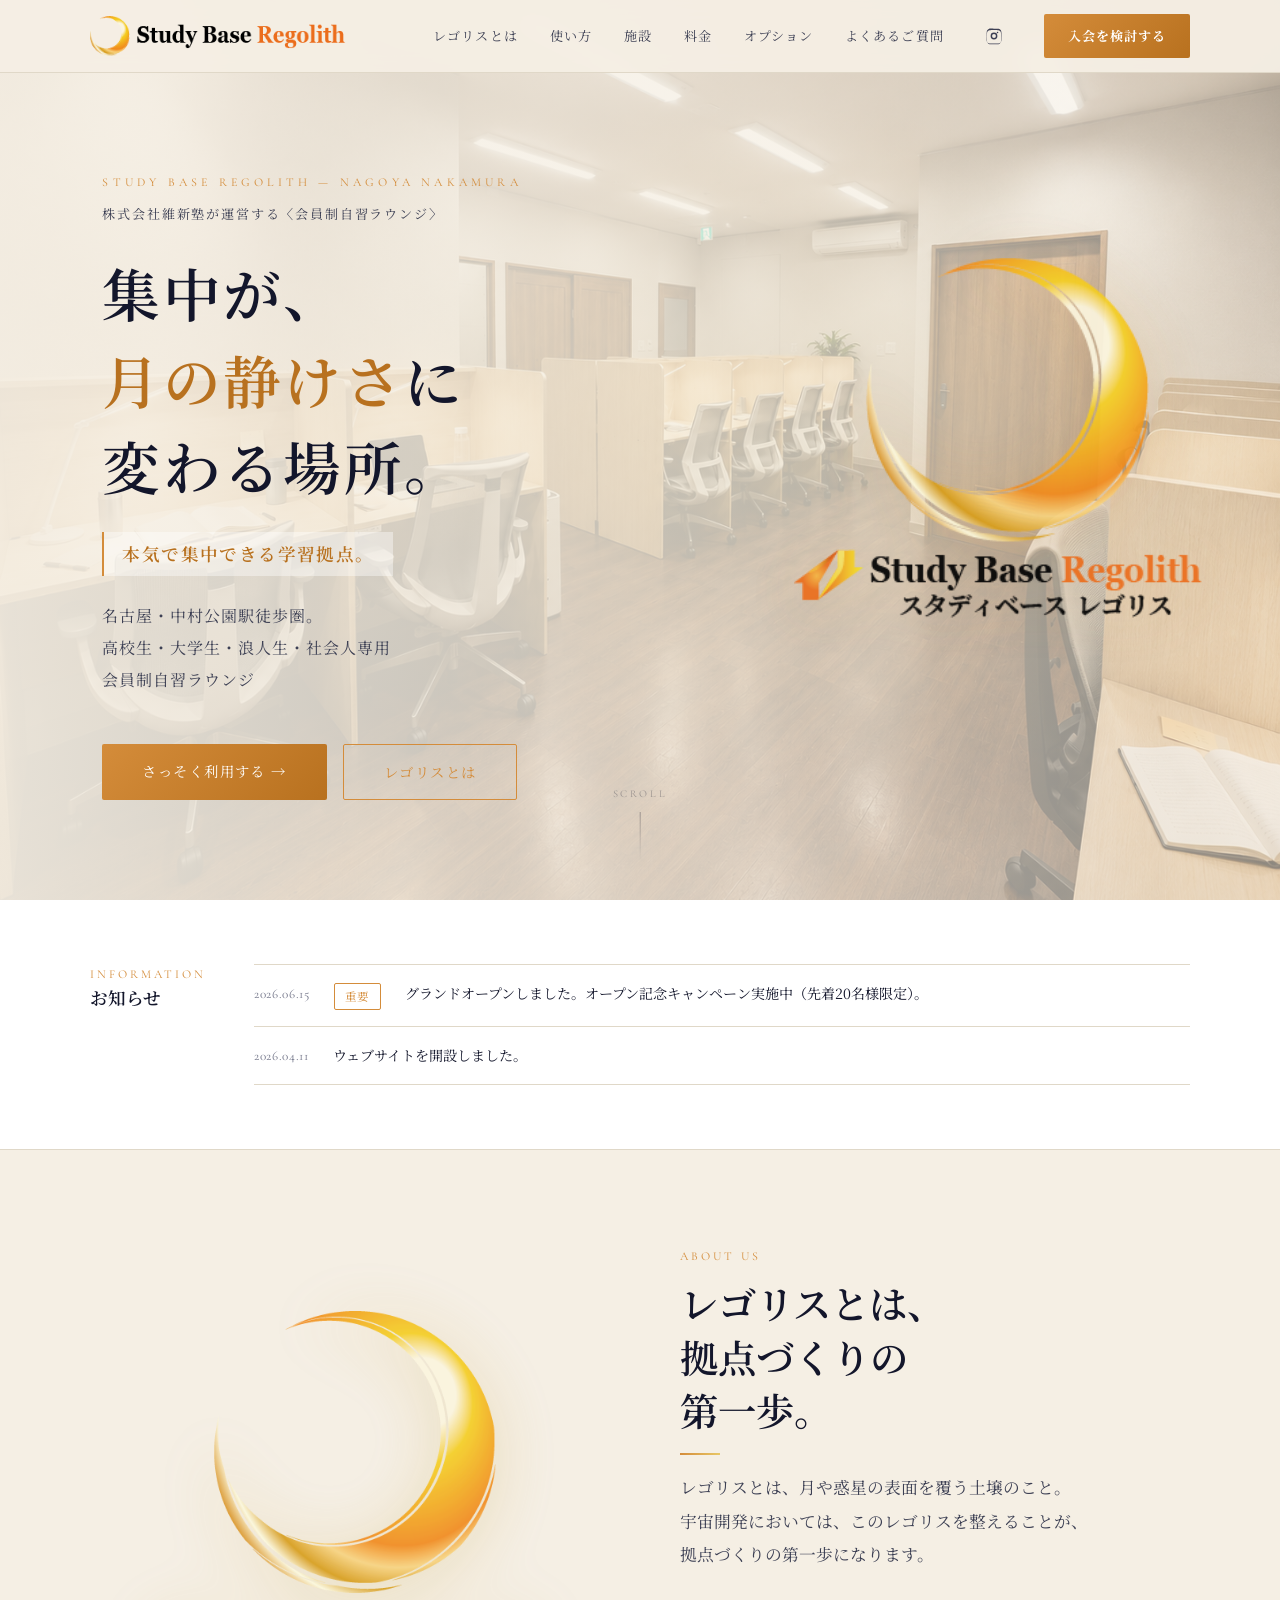
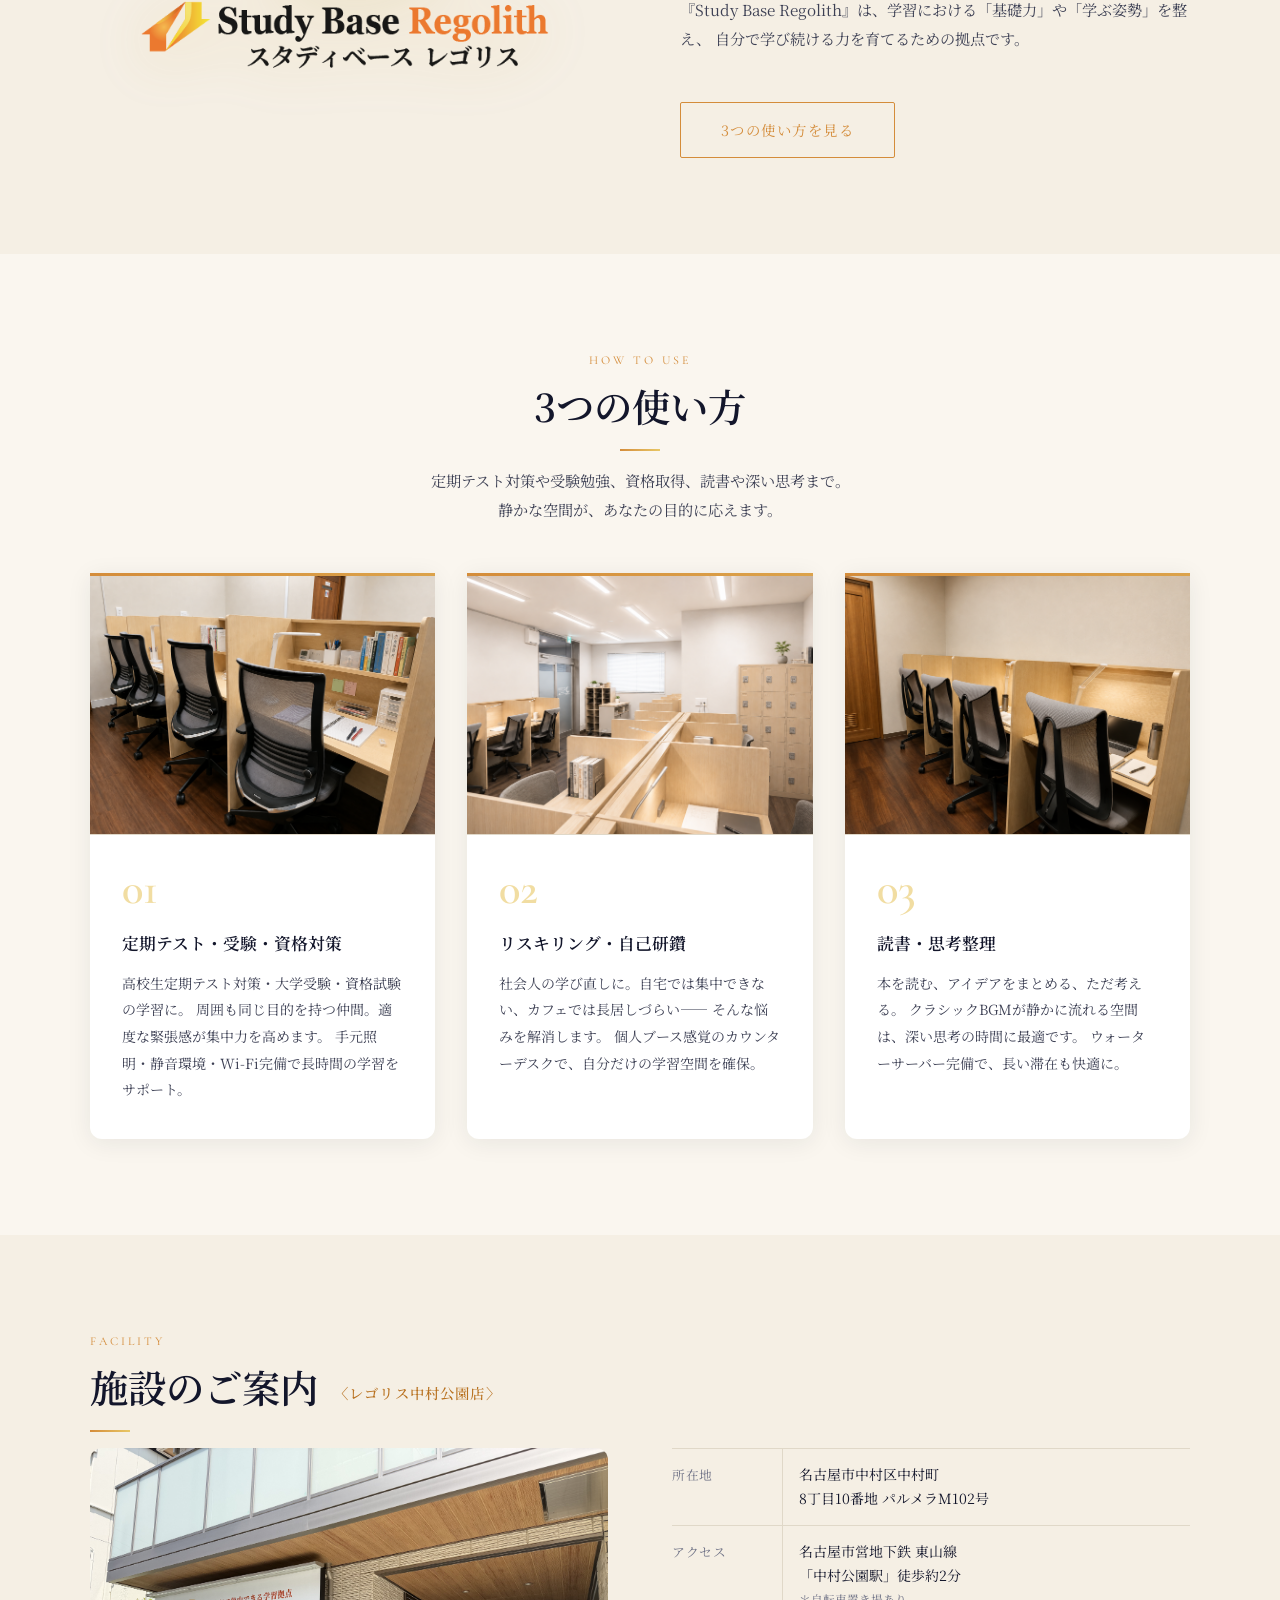
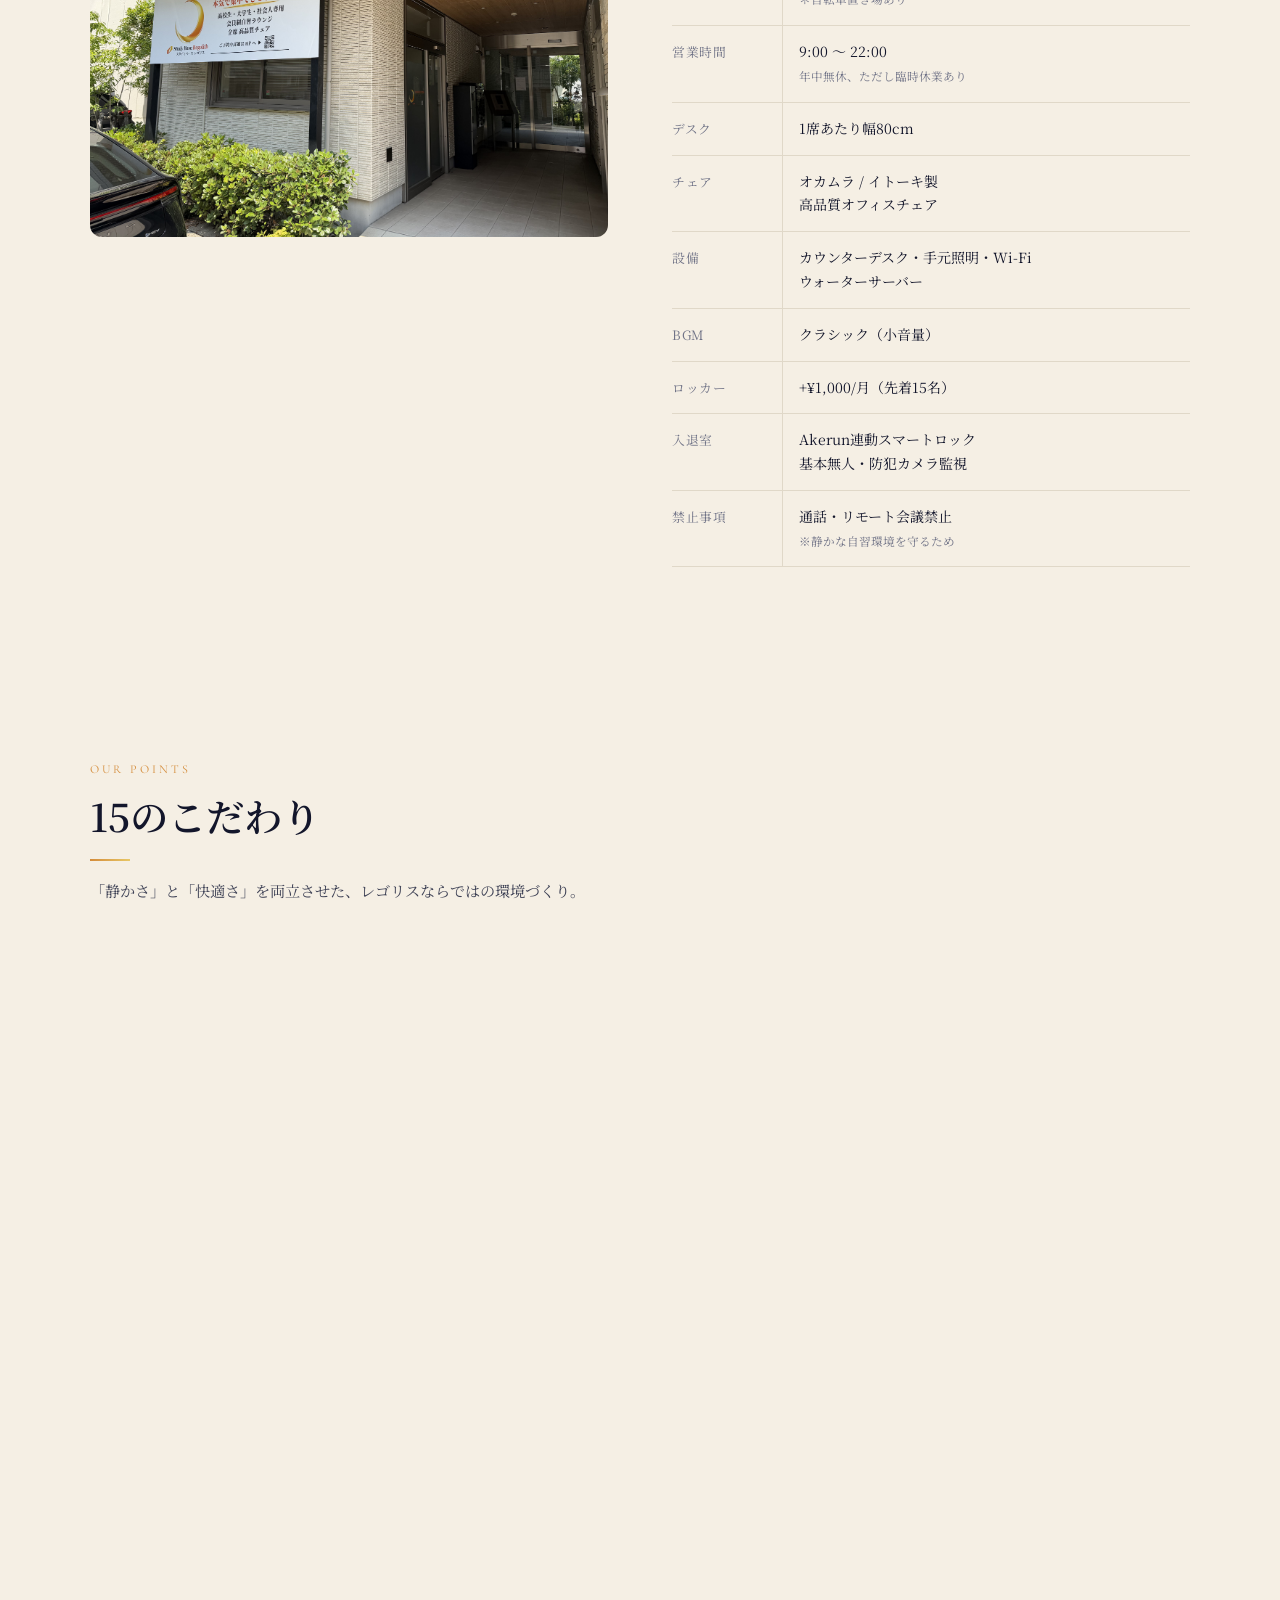
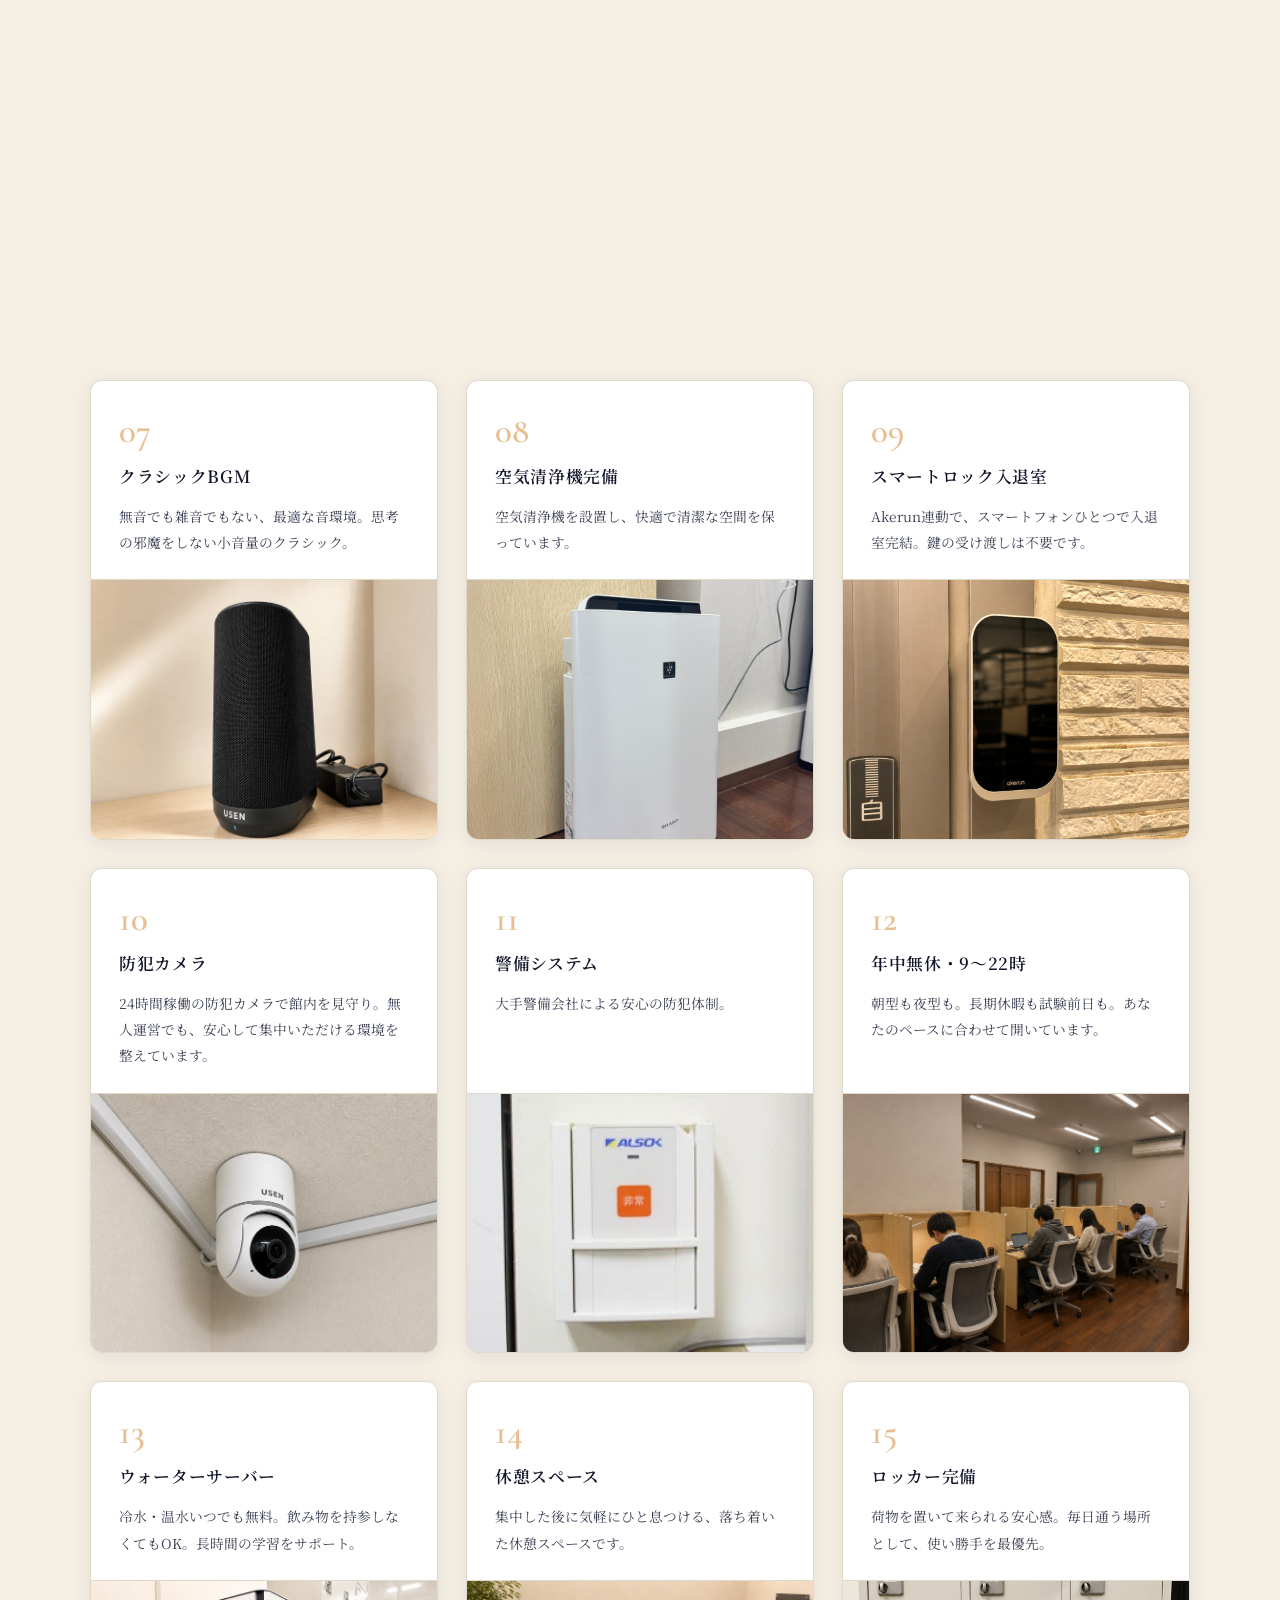
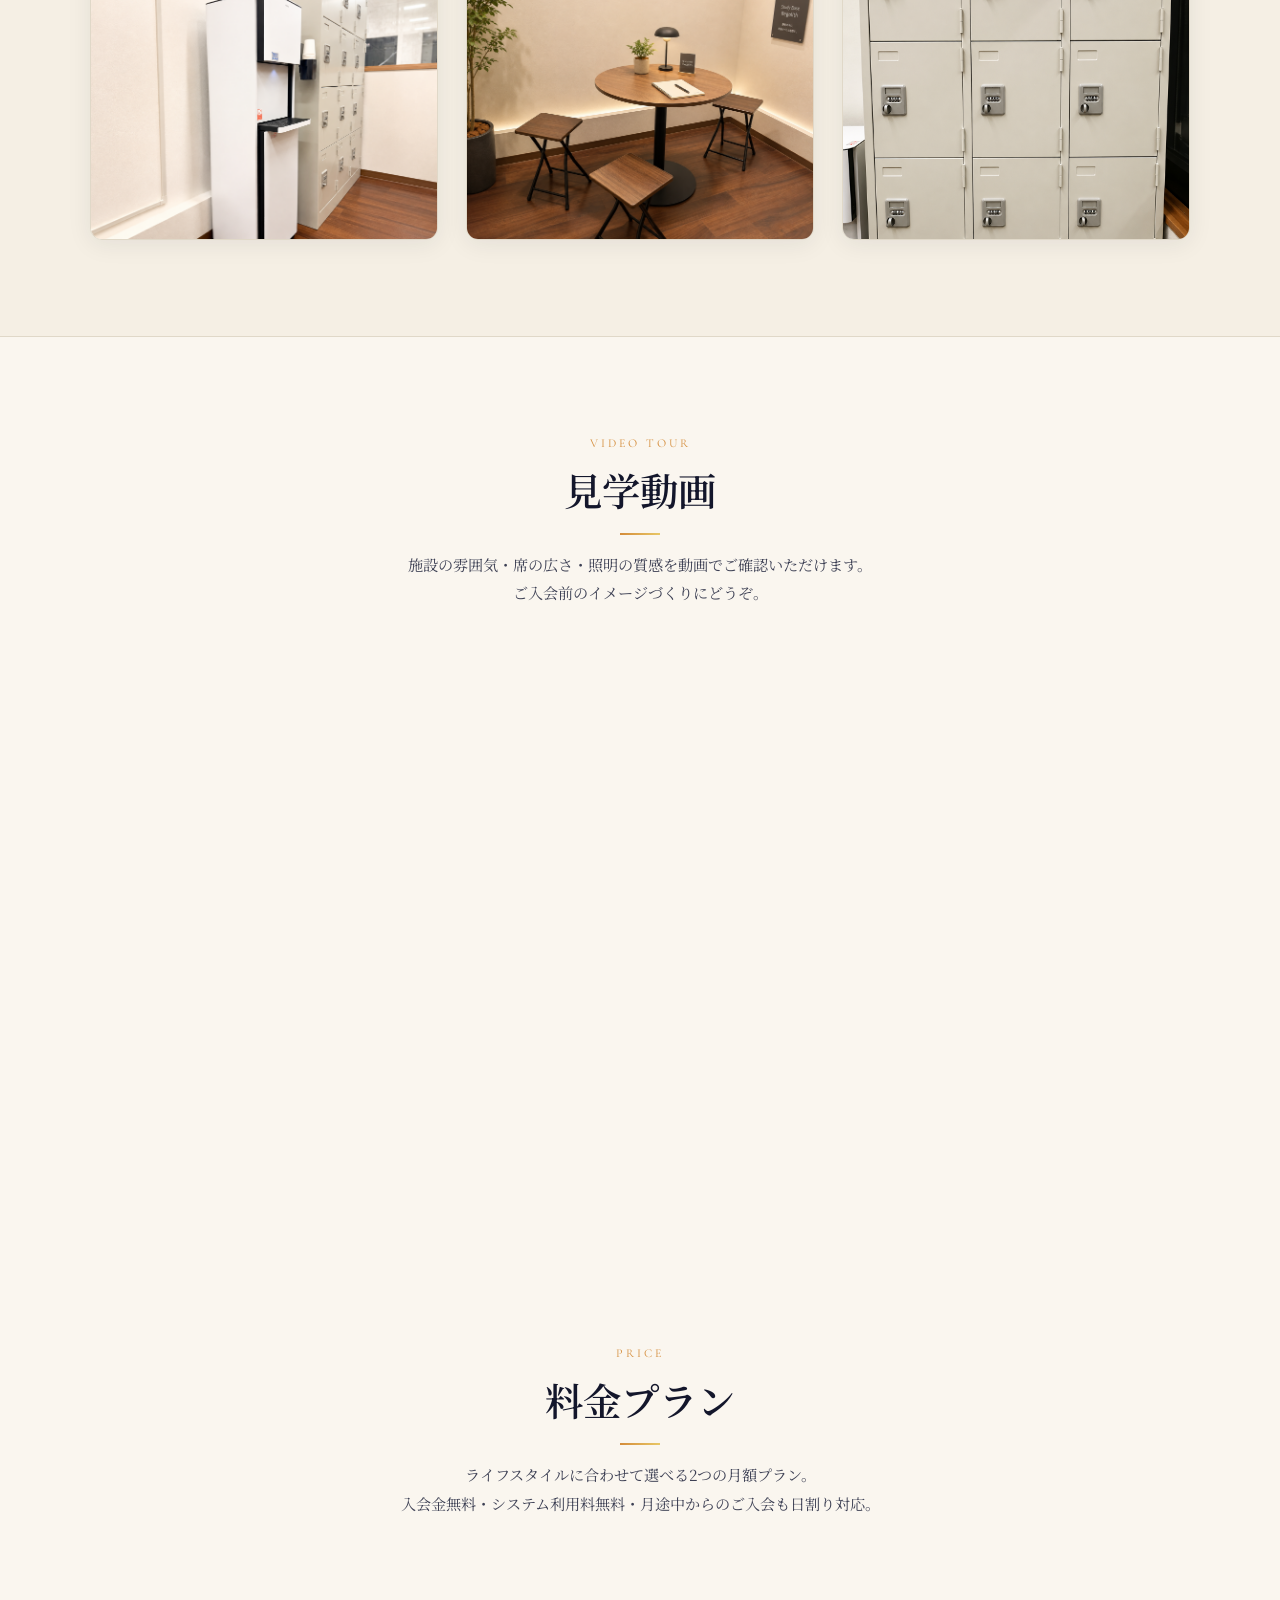
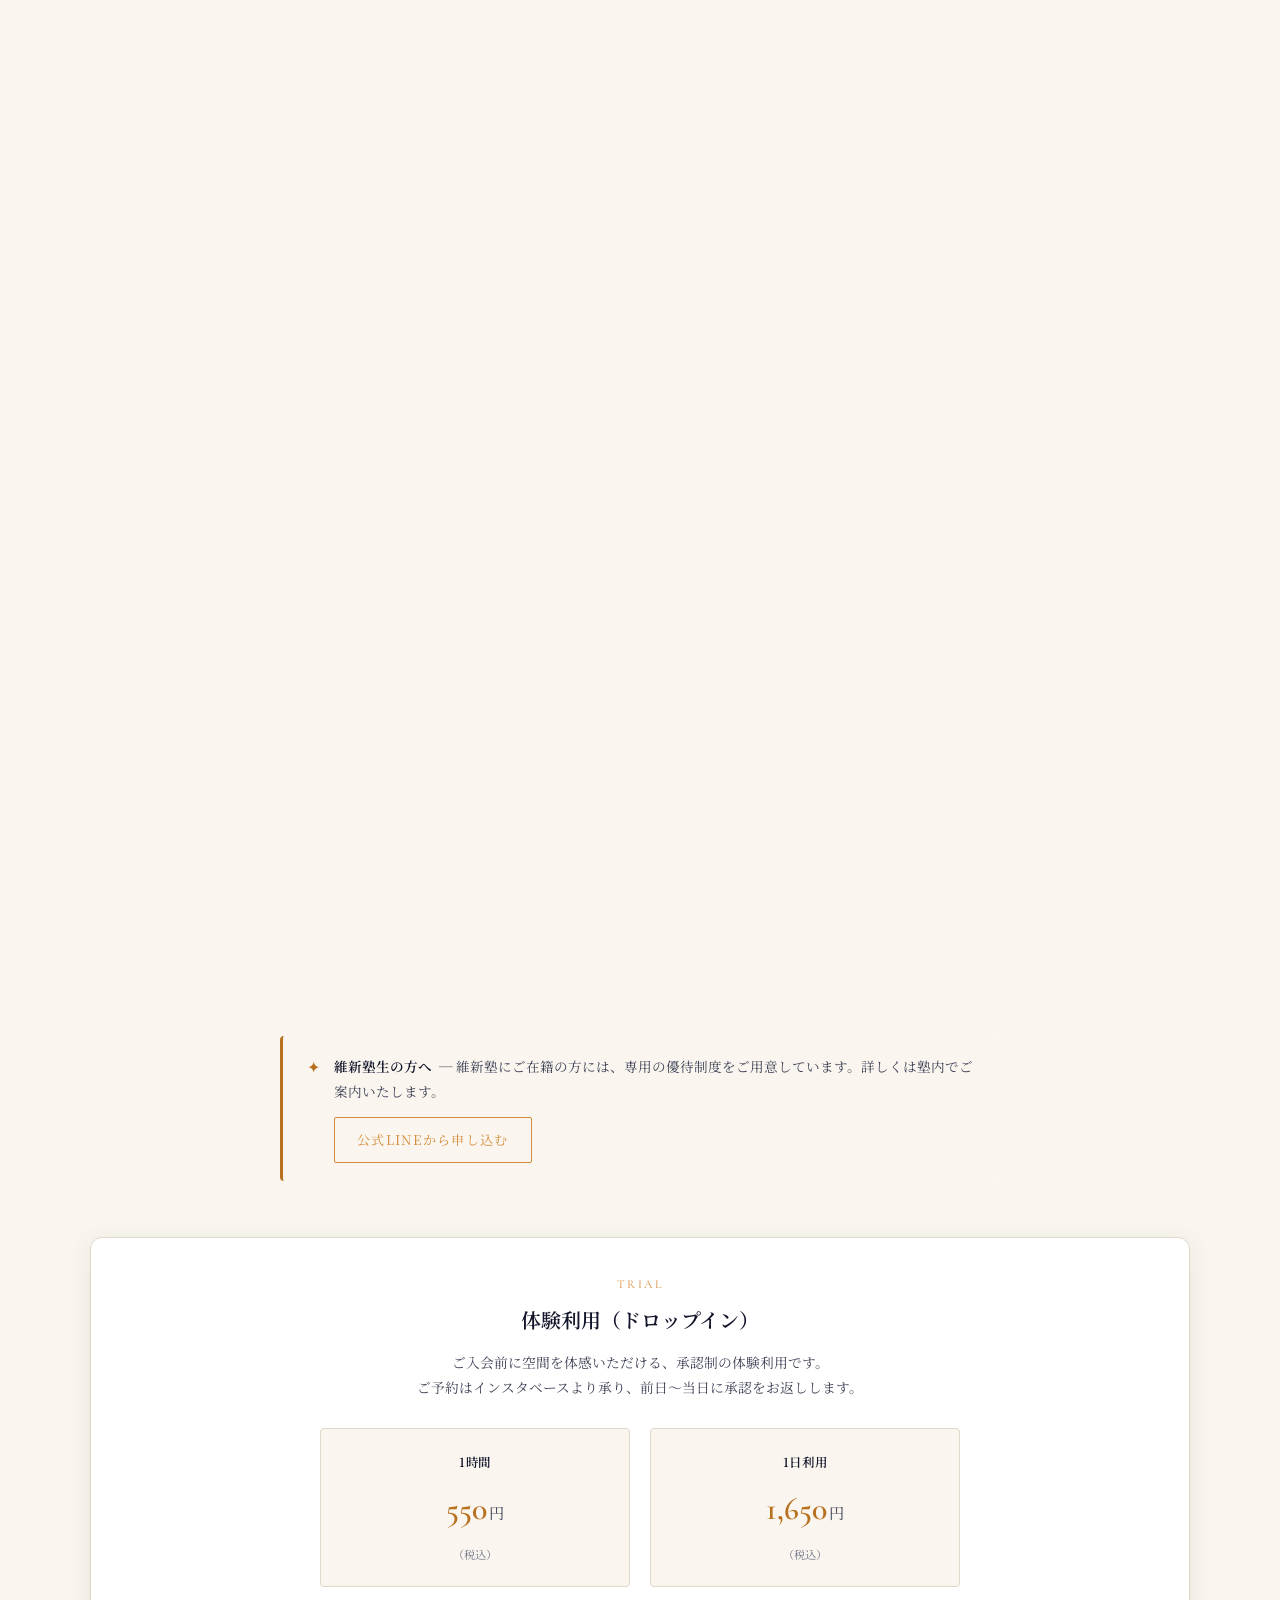
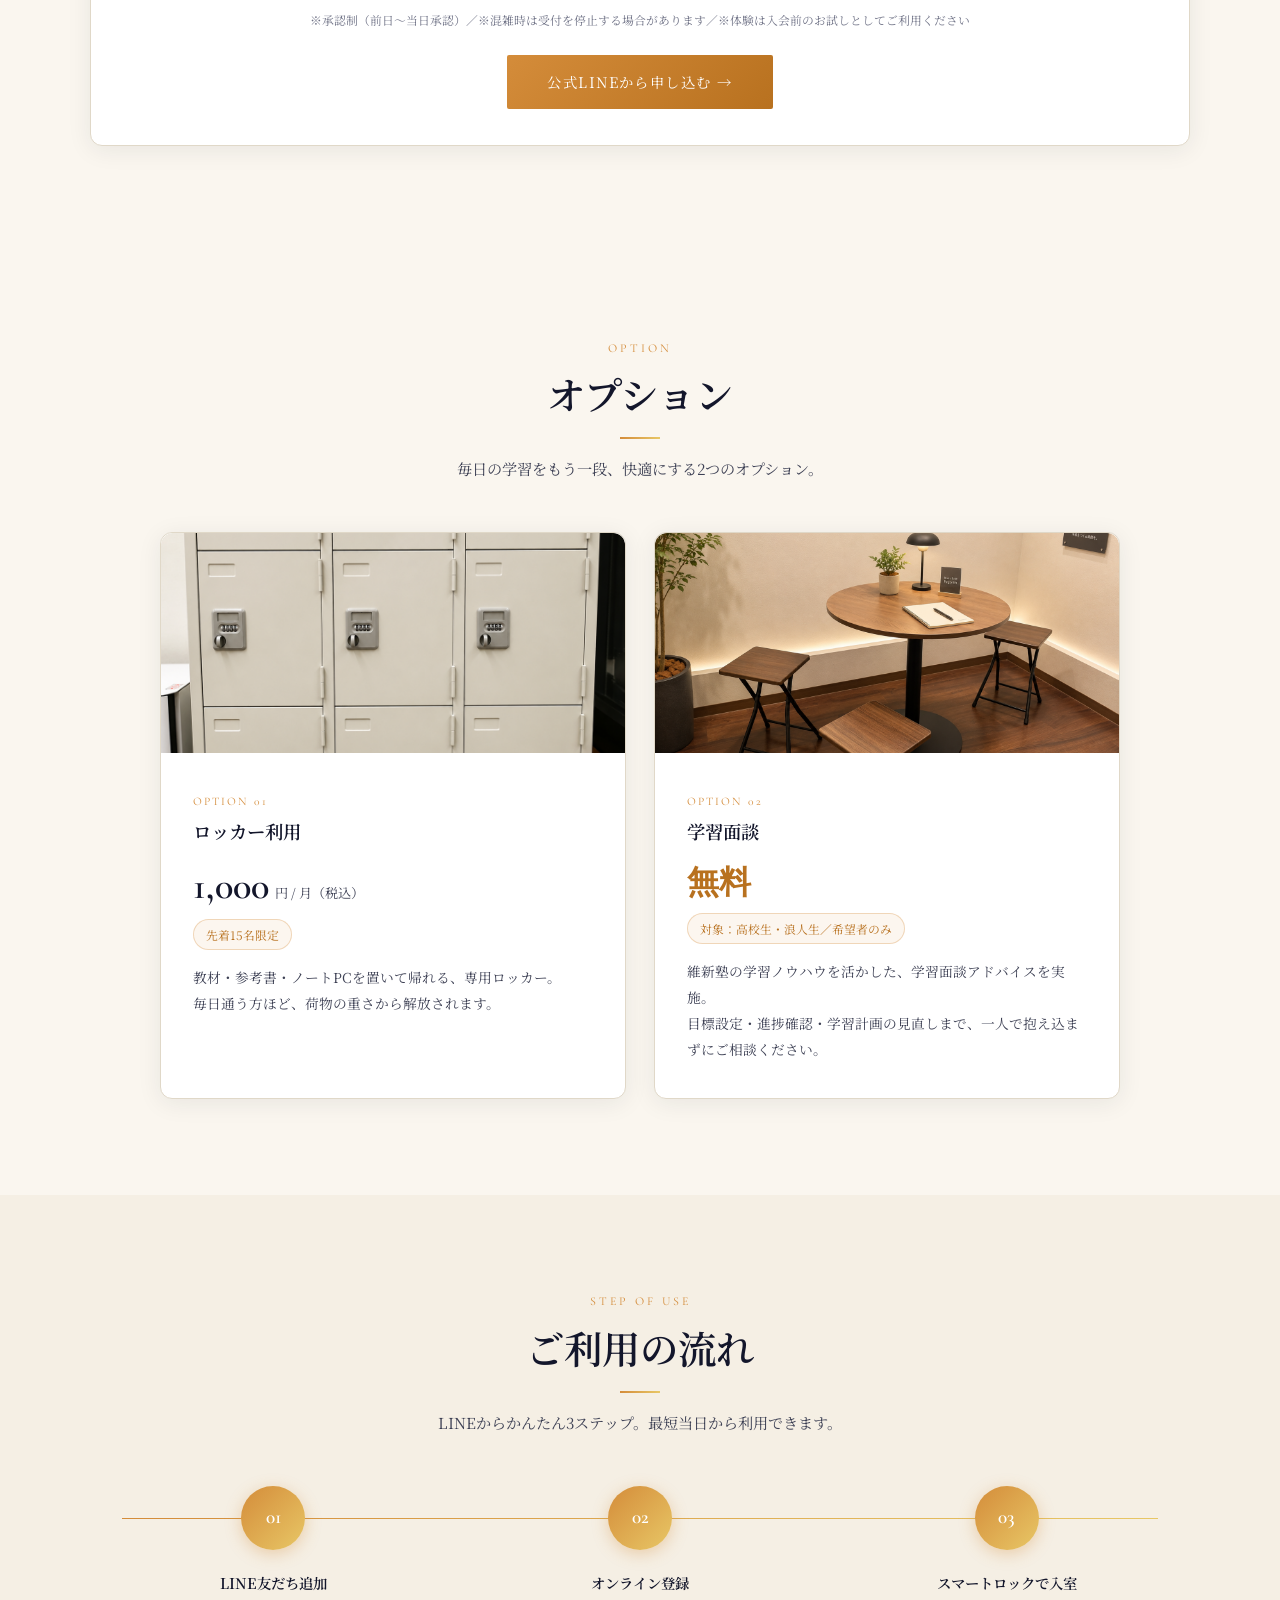
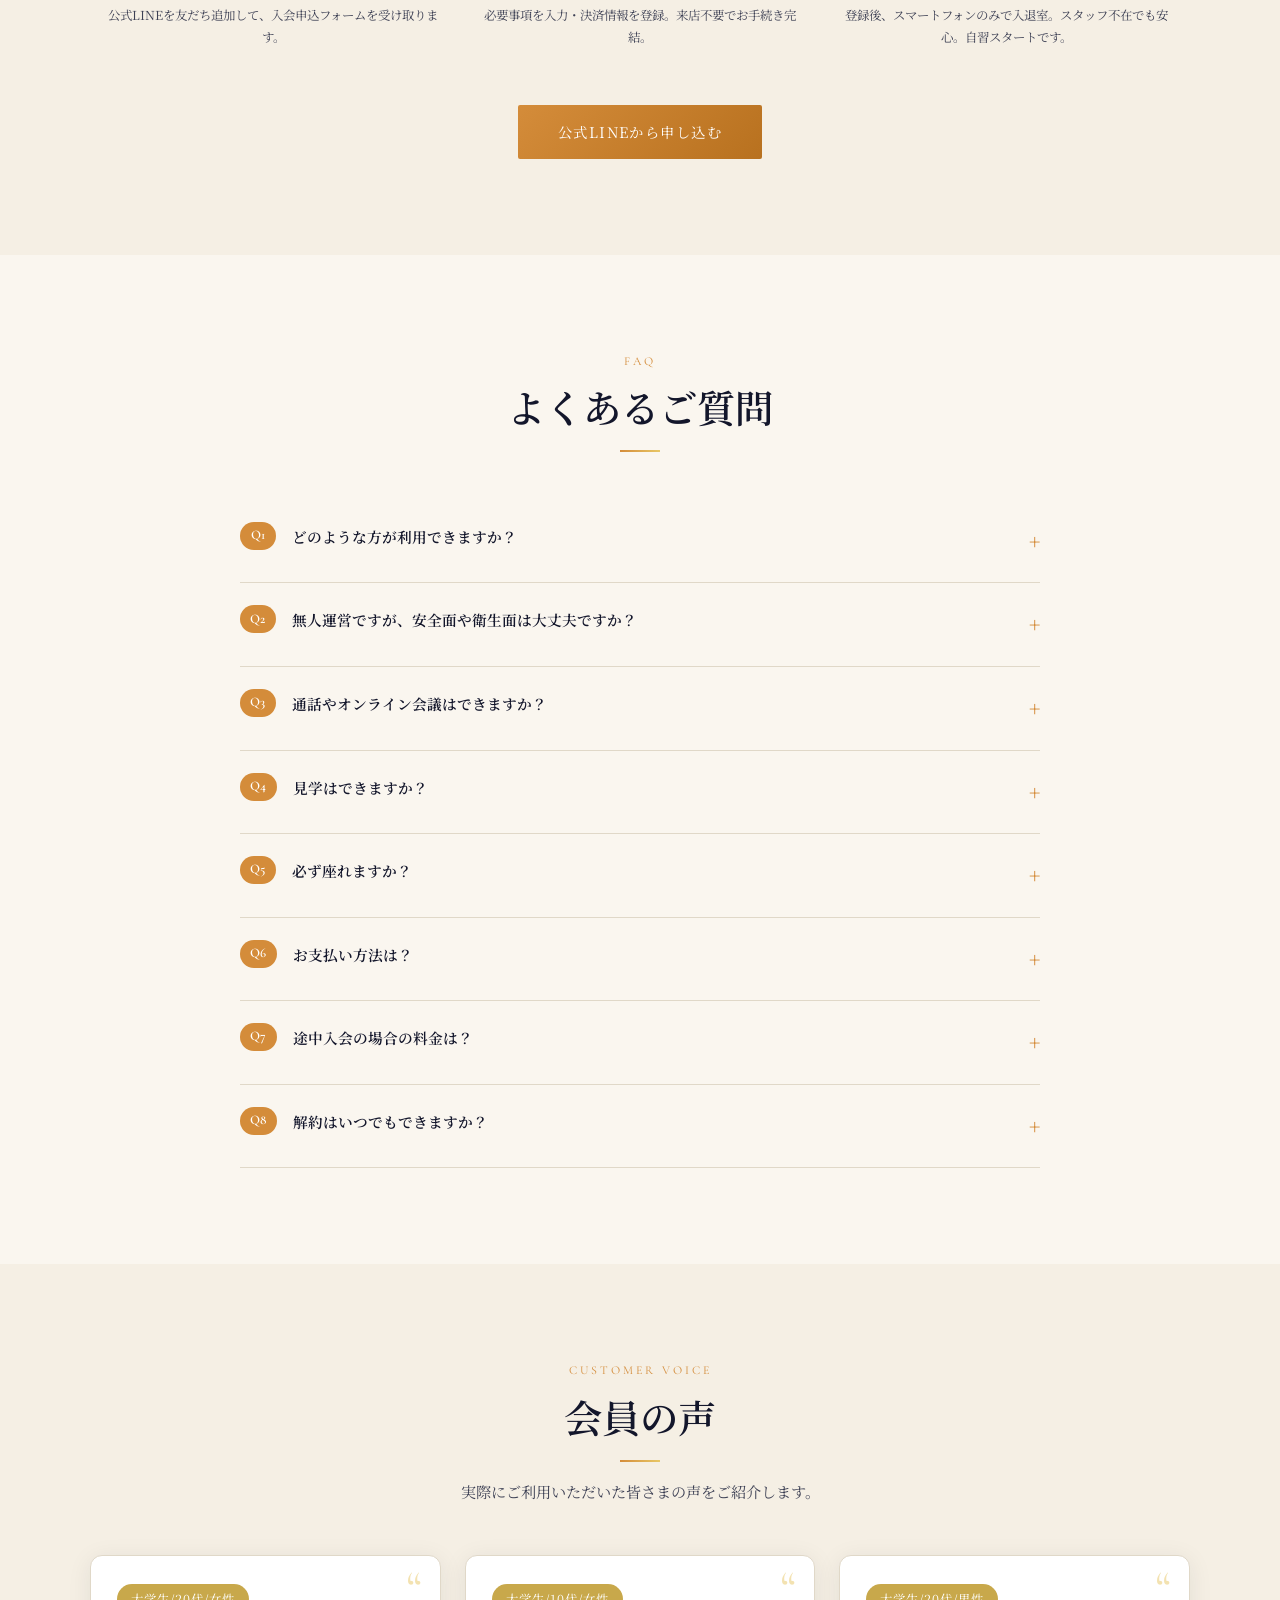
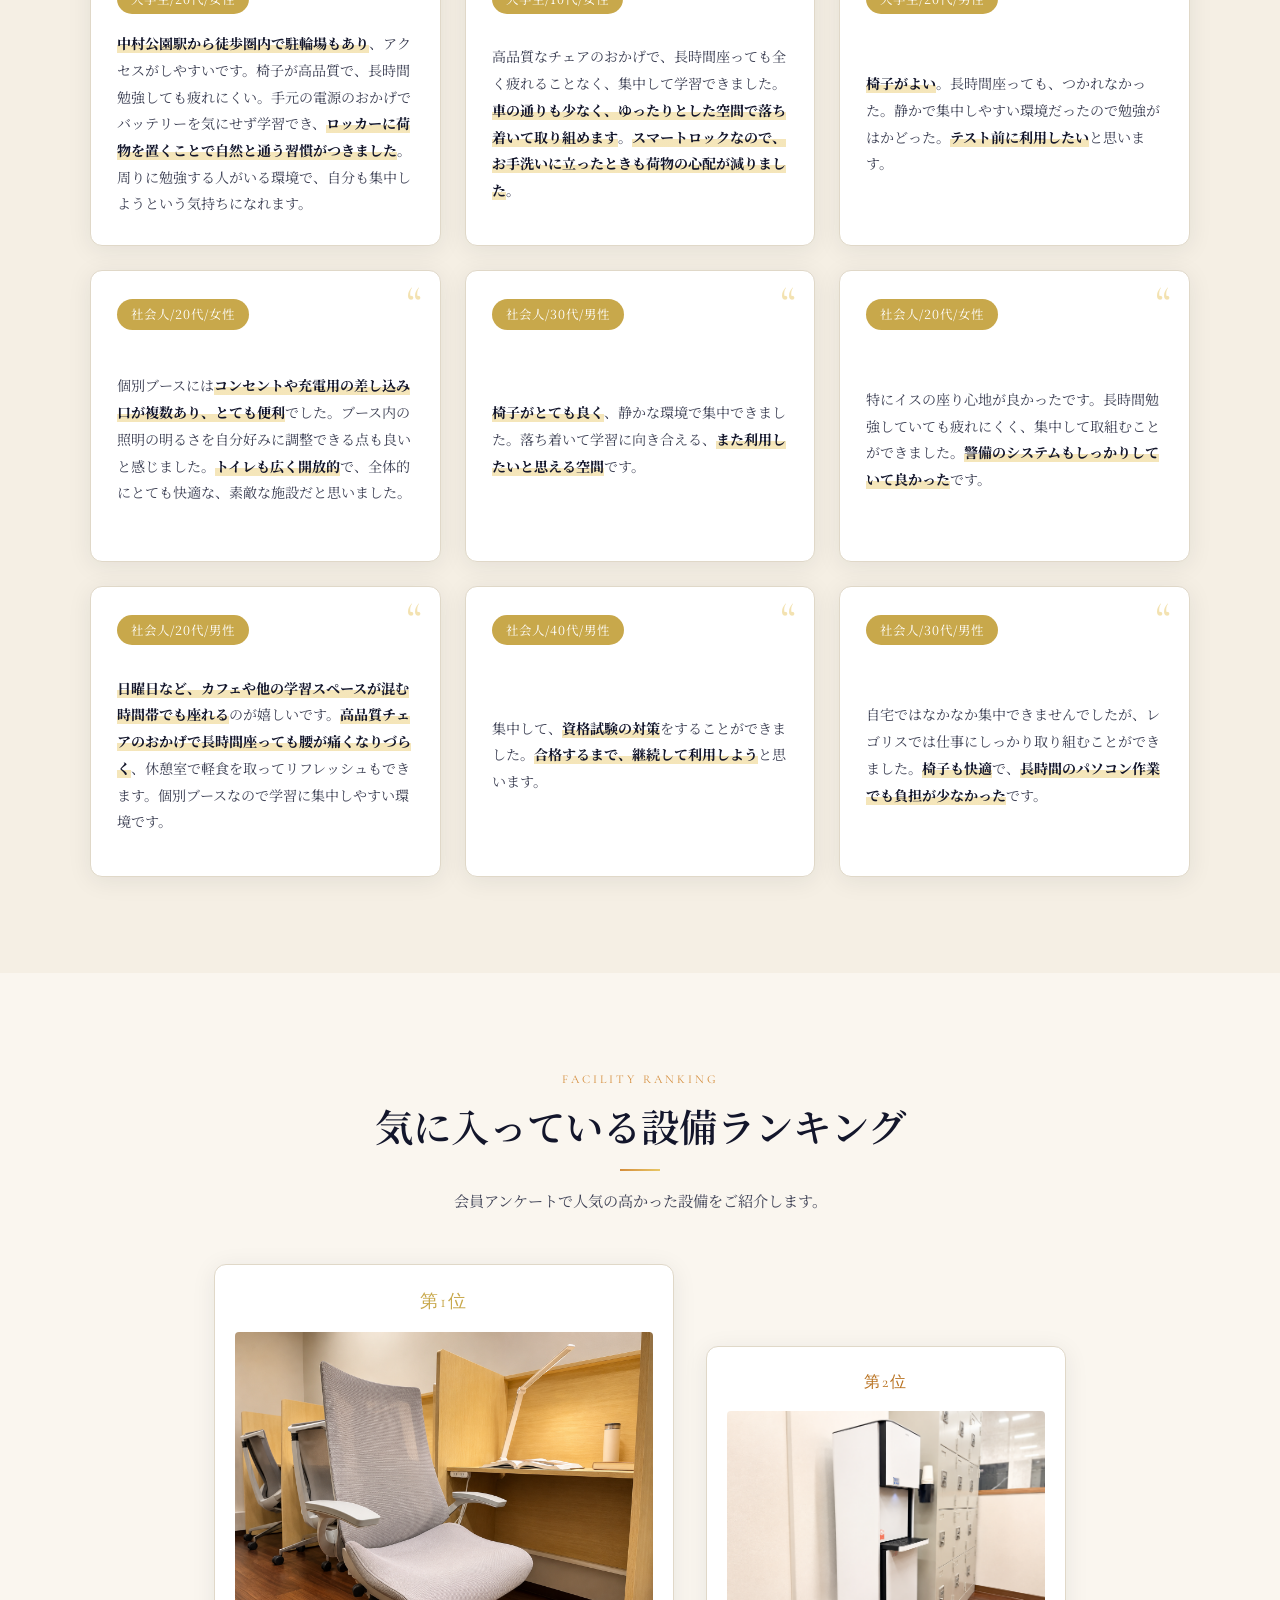
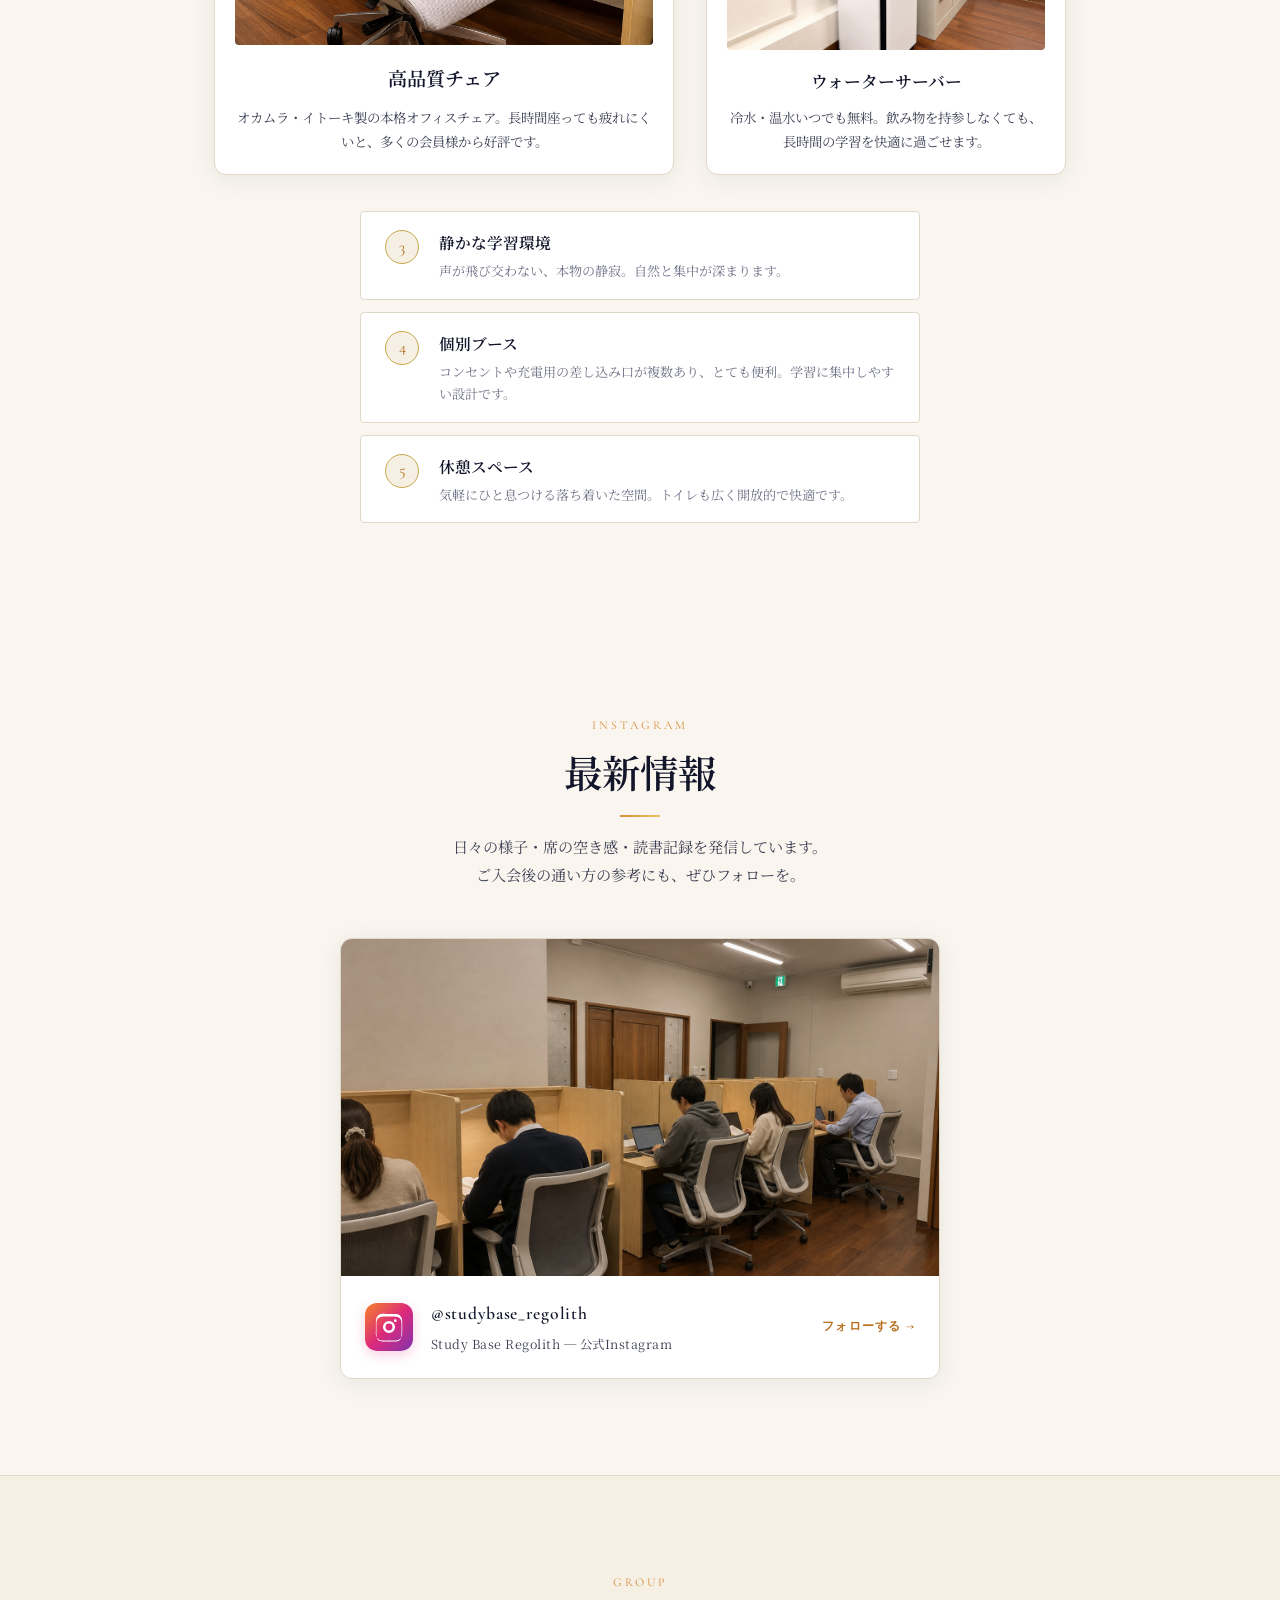
<file: index.html>
<!DOCTYPE html>
<html lang="ja">
<head>
  <meta charset="UTF-8">
  <meta name="viewport" content="width=device-width, initial-scale=1.0">
  <meta name="description" content="Study Base Regolith（スタディベース レゴリス）は、名古屋市中村区・中村公園駅徒歩圏にある会員制自習ラウンジです。集中できる静かな空間で、受験生・社会人を応援します。">
  <meta name="robots" content="index, follow">
  <meta name="google-site-verification" content="DoFC48VR3YnFLXPsKlM9FVtNvSmbCHkudW1r9yeyVOM" />
  <link rel="canonical" href="https://studybase-regolith.com/">
  <title>Study Base Regolith | 会員制自習ラウンジ 名古屋・中村公園</title>

  <!-- OGP / SNS共有メタデータ -->
  <meta property="og:type" content="website">
  <meta property="og:site_name" content="Study Base Regolith">
  <meta property="og:title" content="Study Base Regolith ─ 月の静けさに変わる場所。">
  <meta property="og:description" content="名古屋・中村公園駅徒歩2分、会員制自習ラウンジ。静かに集中できる空間で、受験生・社会人の学びを支えます。">
  <meta property="og:url" content="https://studybase-regolith.com/">
  <meta property="og:image" content="https://studybase-regolith.com/assets/ogp.jpg">
  <meta property="og:image:width" content="1200">
  <meta property="og:image:height" content="630">
  <meta property="og:locale" content="ja_JP">
  <meta name="twitter:card" content="summary_large_image">
  <meta name="twitter:title" content="Study Base Regolith ─ 月の静けさに変わる場所。">
  <meta name="twitter:description" content="名古屋・中村公園駅徒歩2分、会員制自習ラウンジ。">
  <meta name="twitter:image" content="https://studybase-regolith.com/assets/ogp.jpg">

  <!-- Favicon -->
  <link rel="icon" href="assets/regolith-favicon.png" type="image/png">

  <!-- Apple Touch Icon（iPhoneホーム画面追加時のアイコン） -->
  <link rel="apple-touch-icon" sizes="180x180" href="assets/apple-touch-icon.png">

  <!-- Google Fonts -->
  <link rel="preconnect" href="https://fonts.googleapis.com">
  <link rel="preconnect" href="https://fonts.gstatic.com" crossorigin>
  <link href="https://fonts.googleapis.com/css2?family=Cormorant+Garamond:ital,wght@0,400;0,600;1,400&family=Noto+Serif+JP:wght@400;600&display=swap" rel="stylesheet">

  <!-- CSS -->
  <link rel="stylesheet" href="style.css">
</head>
<body>

<!-- ========================================================
  HEADER
  ======================================================== -->
<header id="header">
  <div class="container">
    <a href="#" class="header-logo">
      <img src="assets/regolith-logo-header.png" alt="Study Base Regolith">
    </a>

    <nav class="header-nav" id="headerNav">
      <a href="#about">レゴリスとは</a>
      <a href="#how-to-use">使い方</a>
      <a href="#facility">施設</a>
      <a href="#price">料金</a>
      <a href="#option">オプション</a>
      <a href="#faq">よくあるご質問</a>
      <a href="https://www.instagram.com/studybase_regolith/" class="header-ig" target="_blank" rel="noopener" aria-label="Instagram @studybase_regolith">
        <svg viewBox="0 0 24 24" width="18" height="18" aria-hidden="true" focusable="false">
          <path fill="currentColor" d="M12 2.2c3.2 0 3.6 0 4.8.07 1.2.05 1.8.25 2.2.4.6.2 1 .5 1.5 1s.8.9 1 1.5c.15.4.35 1 .4 2.2.07 1.2.07 1.6.07 4.8s0 3.6-.07 4.8c-.05 1.2-.25 1.8-.4 2.2-.2.6-.5 1-1 1.5s-.9.8-1.5 1c-.4.15-1 .35-2.2.4-1.2.07-1.6.07-4.8.07s-3.6 0-4.8-.07c-1.2-.05-1.8-.25-2.2-.4-.6-.2-1-.5-1.5-1s-.8-.9-1-1.5c-.15-.4-.35-1-.4-2.2C2.2 15.6 2.2 15.2 2.2 12s0-3.6.07-4.8c.05-1.2.25-1.8.4-2.2.2-.6.5-1 1-1.5s.9-.8 1.5-1c.4-.15 1-.35 2.2-.4C8.4 2.2 8.8 2.2 12 2.2zm0 1.95c-3.15 0-3.5 0-4.7.07-1.1.05-1.7.24-2.1.4-.5.2-.9.45-1.3.85s-.65.8-.85 1.3c-.16.4-.35 1-.4 2.1-.07 1.2-.07 1.55-.07 4.7s0 3.5.07 4.7c.05 1.1.24 1.7.4 2.1.2.5.45.9.85 1.3s.8.65 1.3.85c.4.16 1 .35 2.1.4 1.2.07 1.55.07 4.7.07s3.5 0 4.7-.07c1.1-.05 1.7-.24 2.1-.4.5-.2.9-.45 1.3-.85s.65-.8.85-1.3c.16-.4.35-1 .4-2.1.07-1.2.07-1.55.07-4.7s0-3.5-.07-4.7c-.05-1.1-.24-1.7-.4-2.1-.2-.5-.45-.9-.85-1.3s-.8-.65-1.3-.85c-.4-.16-1-.35-2.1-.4-1.2-.07-1.55-.07-4.7-.07zm0 3.32a4.53 4.53 0 1 1 0 9.06 4.53 4.53 0 0 1 0-9.06zm0 1.95a2.58 2.58 0 1 0 0 5.16 2.58 2.58 0 0 0 0-5.16zm5.78-2.17a1.06 1.06 0 1 1-2.12 0 1.06 1.06 0 0 1 2.12 0z"/>
        </svg>
        <span class="header-ig-text">Instagram</span>
      </a>
      <a href="#cta" class="btn btn-primary header-cta">入会を検討する</a>
    </nav>

    <div class="hamburger" id="hamburger" aria-label="メニュー" role="button" tabindex="0">
      <span></span><span></span><span></span>
    </div>
  </div>
</header>


<!-- ========================================================
  HERO
  ======================================================== -->
<section id="hero">
  <div class="hero-bg"></div>

  <!-- 右側のハウス＆アローマーク（既存サイト踏襲） -->
  <img src="assets/hero-mark.png" alt="" class="hero-mark" aria-hidden="true">

  <div class="hero-content fade-in">
    <span class="hero-label">Study Base Regolith — Nagoya Nakamura</span>
    <span class="hero-operator">株式会社維新塾が運営する〈会員制自習ラウンジ〉</span>

    <h1 class="hero-catch">
      集中が、<br><em>月の静けさ</em>に<br>変わる場所。
    </h1>

    <p class="hero-tagline">本気で集中できる学習拠点。</p>

    <p class="hero-sub">
      名古屋・中村公園駅徒歩圏。<br>
      高校生・大学生・浪人生・社会人専用<br>
      会員制自習ラウンジ
    </p>

    <div class="hero-actions">
      <a href="#price" class="btn btn-primary">さっそく利用する →</a>
      <a href="#about" class="btn btn-outline">レゴリスとは</a>
    </div>
  </div>

  <div class="hero-scroll" aria-hidden="true">Scroll</div>
</section>


<!-- ========================================================
  INFORMATION
  ======================================================== -->
<section id="information">
  <div class="container">
    <div class="info-inner">
      <div class="info-heading">
        <span class="section-label">Information</span>
        <h2 class="section-title" style="font-size:1.1rem; margin-bottom:0;">お知らせ</h2>
      </div>

      <ul class="info-list">
        <li class="info-item">
          <time class="info-date" datetime="2026-06-15">2026.06.15</time>
          <span class="info-tag">重要</span>
          <span>グランドオープンしました。オープン記念キャンペーン実施中（先着20名様限定）。</span>
        </li>
        <li class="info-item">
          <time class="info-date" datetime="2026-04-11">2026.04.11</time>
          <span>ウェブサイトを開設しました。</span>
        </li>
      </ul>
    </div>
  </div>
</section>


<!-- ========================================================
  ABOUT
  ======================================================== -->
<section id="about">
  <div class="container">
    <div class="about-inner">

      <div class="about-visual fade-in">
        <div class="about-moon-wrap">
          <img src="assets/about-moon.png" alt="レゴリスのシンボル 三日月">
        </div>
      </div>

      <div class="about-text fade-in">
        <span class="section-label">About Us</span>
        <h2 class="section-title">レゴリスとは、<br>拠点づくりの<br>第一歩。</h2>

        <p class="about-lead">
          レゴリスとは、月や惑星の表面を覆う土壌のこと。<br>
          宇宙開発においては、このレゴリスを整えることが、<br>
          拠点づくりの第一歩になります。
        </p>

        <p class="section-desc">
          『Study Base Regolith』は、学習における「基礎力」や「学ぶ姿勢」を整え、
          自分で学び続ける力を育てるための拠点です。
        </p>

        <a href="#how-to-use" class="btn btn-outline">3つの使い方を見る</a>
      </div>

    </div>
  </div>
</section>


<!-- ========================================================
  HOW TO USE
  ======================================================== -->
<section id="how-to-use">
  <div class="container">
    <div style="text-align:center;">
      <span class="section-label">How to Use</span>
      <h2 class="section-title center">3つの使い方</h2>
      <p class="section-desc center">
        定期テスト対策や受験勉強、資格取得、読書や深い思考まで。<br>静かな空間が、あなたの目的に応えます。
      </p>
    </div>

    <div class="use-cards">

      <div class="use-card fade-in">
        <img src="assets/use-01.png"
             alt="教科書・赤本・資格テキストが積まれたデスクと開かれたノート"
             loading="lazy" width="800" height="600" class="use-card-img">
        <div class="use-card-body">
          <div class="use-card-num">01</div>
          <h3 class="use-card-title">定期テスト・受験・資格対策</h3>
          <p class="use-card-desc">
            高校生定期テスト対策・大学受験・資格試験の学習に。
            周囲も同じ目的を持つ仲間。適度な緊張感が集中力を高めます。
            手元照明・静音環境・Wi-Fi完備で長時間の学習をサポート。
          </p>
        </div>
      </div>

      <div class="use-card fade-in">
        <img src="assets/use-02.png"
             alt="ノートPC・ビジネス書・革手帳・コーヒーが並ぶ夜のデスク"
             loading="lazy" width="800" height="600" class="use-card-img">
        <div class="use-card-body">
          <div class="use-card-num">02</div>
          <h3 class="use-card-title">リスキリング・自己研鑽</h3>
          <p class="use-card-desc">
            社会人の学び直しに。自宅では集中できない、カフェでは長居しづらい——
            そんな悩みを解消します。
            個人ブース感覚のカウンターデスクで、自分だけの学習空間を確保。
          </p>
        </div>
      </div>

      <div class="use-card fade-in">
        <img src="assets/use-03.png"
             alt="開かれたハードカバーの本と万年筆のメモ、夕暮れの窓辺"
             loading="lazy" width="800" height="600" class="use-card-img">
        <div class="use-card-body">
          <div class="use-card-num">03</div>
          <h3 class="use-card-title">読書・思考整理</h3>
          <p class="use-card-desc">
            本を読む、アイデアをまとめる、ただ考える。
            クラシックBGMが静かに流れる空間は、深い思考の時間に最適です。
            ウォーターサーバー完備で、長い滞在も快適に。
          </p>
        </div>
      </div>

    </div>
  </div>
</section>


<!-- ========================================================
  FACILITY
  ======================================================== -->
<section id="facility">
  <div class="container">
    <span class="section-label">Facility</span>
    <h2 class="section-title">施設のご案内<span class="facility-branch">〈レゴリス中村公園店〉</span></h2>

    <div class="facility-inner">

      <div class="facility-photo fade-in">
        <img src="assets/_change_2/gaikan_1.jpg"
             alt="Study Base Regolith 中村公園店の外観"
             loading="lazy" width="1200" height="900"
             style="width:100%; height:100%; object-fit:cover;">
      </div>

      <div class="facility-spec-list fade-in">
        <div class="facility-spec">
          <span class="spec-label">所在地</span>
          <span class="spec-value">名古屋市中村区中村町<br>8丁目10番地 パルメラM102号</span>
        </div>
        <div class="facility-spec">
          <span class="spec-label">アクセス</span>
          <span class="spec-value">名古屋市営地下鉄 東山線<br>「中村公園駅」徒歩約2分<br><small style="color:var(--text-light);">＊自転車置き場あり</small></span>
        </div>
        <div class="facility-spec">
          <span class="spec-label">営業時間</span>
          <span class="spec-value">9:00 〜 22:00<br><small style="color:var(--text-light);">年中無休、ただし臨時休業あり</small></span>
        </div>
        <div class="facility-spec">
          <span class="spec-label">デスク</span>
          <span class="spec-value">1席あたり幅80cm</span>
        </div>
        <div class="facility-spec">
          <span class="spec-label">チェア</span>
          <span class="spec-value">オカムラ / イトーキ製<br>高品質オフィスチェア</span>
        </div>
        <div class="facility-spec">
          <span class="spec-label">設備</span>
          <span class="spec-value">カウンターデスク・手元照明・Wi-Fi<br>ウォーターサーバー</span>
        </div>
        <div class="facility-spec">
          <span class="spec-label">BGM</span>
          <span class="spec-value">クラシック（小音量）</span>
        </div>
        <div class="facility-spec">
          <span class="spec-label">ロッカー</span>
          <span class="spec-value">+¥1,000/月（先着15名）</span>
        </div>
        <div class="facility-spec">
          <span class="spec-label">入退室</span>
          <span class="spec-value">Akerun連動スマートロック<br>基本無人・防犯カメラ監視</span>
        </div>
        <div class="facility-spec">
          <span class="spec-label">禁止事項</span>
          <span class="spec-value">通話・リモート会議禁止<br><small style="color:var(--text-light);">※静かな自習環境を守るため</small></span>
        </div>
      </div>

    </div>
  </div>
</section>


<!-- ========================================================
  POINT
  ======================================================== -->
<section id="point">
  <div class="container">
    <span class="section-label">Our Points</span>
    <h2 class="section-title">15のこだわり</h2>
    <p class="section-desc">
      「静かさ」と「快適さ」を両立させた、レゴリスならではの環境づくり。
    </p>

    <div class="point-grid">

      <div class="point-item fade-in">
        <div class="point-body">
          <div class="point-num">01</div>
          <h3 class="point-title">通話・会議を完全禁止</h3>
          <p class="point-desc">声が飛び交わない。だから集中できる。コワーキングとは一線を画す、本物の静寂。</p>
        </div>
        <img src="assets/_change_2/point-01_3.png"
             alt="静寂を象徴する窓辺、閉じられた本と万年筆"
             loading="lazy" width="800" height="600" class="point-img">
      </div>

      <div class="point-item fade-in">
        <div class="point-body">
          <div class="point-num">02</div>
          <h3 class="point-title">全席個別ブース</h3>
          <p class="point-desc">パーテーションで区切られた自分だけの学習空間。視界を遮ることで、思考に没入できます。</p>
        </div>
        <img src="assets/_change_2/point-02_3.png"
             alt="パーテーションで仕切られた個別ブース席のディテール"
             loading="lazy" width="800" height="600" class="point-img">
      </div>

      <div class="point-item fade-in">
        <div class="point-body">
          <div class="point-num">03</div>
          <h3 class="point-title">高品質チェア</h3>
          <p class="point-desc">オカムラ・イトーキ製の本格オフィスチェア。長時間の学習でも疲れにくいです。</p>
        </div>
        <img src="assets/_change_2/point-03_3.png"
             alt="斜めから捉えた高品質オフィスチェアとデスク"
             loading="lazy" width="800" height="600" class="point-img">
      </div>

      <div class="point-item fade-in">
        <div class="point-body">
          <div class="point-num">04</div>
          <h3 class="point-title">手元照明完備</h3>
          <p class="point-desc">快適に学習できるよう、各席に手元照明を配置しています。</p>
        </div>
        <img src="assets/_change_2/point-04_3.png"
             alt="タスクランプが暖色で照らす、開かれた本のページ"
             loading="lazy" width="800" height="600" class="point-img">
      </div>

      <div class="point-item fade-in">
        <div class="point-body">
          <div class="point-num">05</div>
          <h3 class="point-title">全席電源あり</h3>
          <p class="point-desc">全席にコンセントを完備。PC・タブレット・スマホの充電を気にせず、長時間の学習に集中できます。</p>
        </div>
        <img src="assets/_change_2/point-05_3.png"
             alt="デスク端の埋め込みコンセントに整然と挿さるケーブル"
             loading="lazy" width="800" height="600" class="point-img">
      </div>

      <div class="point-item fade-in">
        <div class="point-body">
          <div class="point-num">06</div>
          <h3 class="point-title">Wi-Fi完備</h3>
          <p class="point-desc">高速・安定の無料Wi-Fiを全席でご利用可能。オンライン授業・動画教材・調べ物もノンストレス。</p>
        </div>
        <img src="assets/_change_2/point-06_3.png"
             alt="整然と並ぶノートPC・スマートフォン・マグカップの俯瞰"
             loading="lazy" width="800" height="600" class="point-img">
      </div>

      <div class="point-item fade-in">
        <div class="point-body">
          <div class="point-num">07</div>
          <h3 class="point-title">クラシックBGM</h3>
          <p class="point-desc">無音でも雑音でもない、最適な音環境。思考の邪魔をしない小音量のクラシック。</p>
        </div>
        <img src="assets/_change_2/point-07_3.png"
             alt="カウンターに置かれたヘッドホンと楽譜"
             loading="lazy" width="800" height="600" class="point-img">
      </div>

      <div class="point-item fade-in">
        <div class="point-body">
          <div class="point-num">08</div>
          <h3 class="point-title">空気清浄機完備</h3>
          <p class="point-desc">空気清浄機を設置し、快適で清潔な空間を保っています。</p>
        </div>
        <img src="assets/_change_2/point-08_3.jpg"
             alt="空気清浄機が設置された清潔な学習空間"
             loading="lazy" width="800" height="600" class="point-img">
      </div>

      <div class="point-item fade-in">
        <div class="point-body">
          <div class="point-num">09</div>
          <h3 class="point-title">スマートロック入退室</h3>
          <p class="point-desc">Akerun連動で、スマートフォンひとつで入退室完結。鍵の受け渡しは不要です。</p>
        </div>
        <img src="assets/_change_2/point-09_3.png"
             alt="マットブラックの扉に設置されたスマートロック"
             loading="lazy" width="800" height="600" class="point-img">
      </div>

      <div class="point-item fade-in">
        <div class="point-body">
          <div class="point-num">10</div>
          <h3 class="point-title">防犯カメラ</h3>
          <p class="point-desc">24時間稼働の防犯カメラで館内を見守り。無人運営でも、安心して集中いただける環境を整えています。</p>
        </div>
        <img src="assets/_change_2/point-10_3.png"
             alt="天井のドーム型防犯カメラを見上げた温かい構図"
             loading="lazy" width="800" height="600" class="point-img">
      </div>

      <div class="point-item fade-in">
        <div class="point-body">
          <div class="point-num">11</div>
          <h3 class="point-title">警備システム</h3>
          <p class="point-desc">大手警備会社による安心の防犯体制。</p>
        </div>
        <img src="assets/_change_2/point11_3.jpg"
             alt="警備システムのパネル"
             loading="lazy" width="800" height="600" class="point-img">
      </div>

      <div class="point-item fade-in">
        <div class="point-body">
          <div class="point-num">12</div>
          <h3 class="point-title">年中無休・9〜22時</h3>
          <p class="point-desc">朝型も夜型も。長期休暇も試験前日も。あなたのペースに合わせて開いています。</p>
        </div>
        <img src="assets/_change_2/instagram-cover_2,point12_3.png"
             alt="朝と夜の二面性で表現された、連続する時間の象徴"
             loading="lazy" width="800" height="600" class="point-img">
      </div>

      <div class="point-item fade-in">
        <div class="point-body">
          <div class="point-num">13</div>
          <h3 class="point-title">ウォーターサーバー</h3>
          <p class="point-desc">冷水・温水いつでも無料。飲み物を持参しなくてもOK。長時間の学習をサポート。</p>
        </div>
        <img src="assets/_change_2/point-13_3.png"
             alt="透明なグラスに水が注がれる瞬間の光の屈折"
             loading="lazy" width="800" height="600" class="point-img">
      </div>

      <div class="point-item fade-in">
        <div class="point-body">
          <div class="point-num">14</div>
          <h3 class="point-title">休憩スペース</h3>
          <p class="point-desc">集中した後に気軽にひと息つける、落ち着いた休憩スペースです。</p>
        </div>
        <img src="assets/_change_2/opt_2,point14_3.png"
             alt="落ち着いた雰囲気の休憩スペース"
             loading="lazy" width="800" height="600" class="point-img">
      </div>

      <div class="point-item fade-in">
        <div class="point-body">
          <div class="point-num">15</div>
          <h3 class="point-title">ロッカー完備</h3>
          <p class="point-desc">荷物を置いて来られる安心感。毎日通う場所として、使い勝手を最優先。</p>
        </div>
        <img src="assets/_change_2/point-15_3,opt_01.png"
             alt="木目調の個別ロッカーの列と収納された教科書"
             loading="lazy" width="800" height="600" class="point-img">
      </div>

    </div>
  </div>
</section>


<!-- ========================================================
  VIDEO TOUR
  ======================================================== -->
<section id="video-tour">
  <div class="container">
    <div style="text-align:center;">
      <span class="section-label">Video Tour</span>
      <h2 class="section-title center">見学動画</h2>
      <p class="section-desc center">
        施設の雰囲気・席の広さ・照明の質感を動画でご確認いただけます。<br>
        ご入会前のイメージづくりにどうぞ。
      </p>
    </div>

    <div class="video-wrap fade-in">
      <div class="video-embed" style="position:relative; padding-bottom:56.25%; height:0; overflow:hidden; border-radius:12px; box-shadow:0 4px 24px rgba(0,0,0,0.12);">
        <iframe
          src="https://www.youtube.com/embed/HsF67mQ7KCA?rel=0&modestbranding=1"
          title="Study Base Regolith 見学動画"
          frameborder="0"
          allow="accelerometer; autoplay; clipboard-write; encrypted-media; gyroscope; picture-in-picture; web-share"
          allowfullscreen
          style="position:absolute; top:0; left:0; width:100%; height:100%;">
        </iframe>
      </div>
    </div>
  </div>
</section>


<!-- ========================================================
  PRICE
  ======================================================== -->
<section id="price">
  <div class="container">
    <div style="text-align:center;">
      <span class="section-label">Price</span>
      <h2 class="section-title center">料金プラン</h2>
      <p class="section-desc center">
        ライフスタイルに合わせて選べる2つの月額プラン。<br>
        入会金無料・システム利用料無料・月途中からのご入会も日割り対応。
      </p>
    </div>

    <!-- オープンキャンペーン共通バナー -->
    <div class="campaign-banner fade-in">
      <span class="campaign-banner-store">レゴリス中村公園店</span>
      <span class="campaign-banner-label">オープン記念キャンペーン</span>
      <span class="campaign-banner-headline">先着<strong>20名</strong>限定／3つの特典をまとめてご提供</span>

      <div class="campaign-banner-items">
        <div class="campaign-banner-item">
          <span class="campaign-banner-item-num">①</span>
          <span class="campaign-banner-item-text">入会金<strong>（3,000円）無料</strong></span>
        </div>
        <div class="campaign-banner-item">
          <span class="campaign-banner-item-num">②</span>
          <span class="campaign-banner-item-text">システム利用料<strong>（2,000円）無料</strong></span>
        </div>
        <div class="campaign-banner-item">
          <span class="campaign-banner-item-num">③</span>
          <span class="campaign-banner-item-text">入会翌月の会費<strong>50%OFF</strong></span>
        </div>
      </div>

      <div class="campaign-banner-prices">
        <div class="campaign-banner-price-row">
          <span class="campaign-banner-plan">フルタイム会員</span>
          <span class="campaign-banner-before">16,000円</span>
          <span class="campaign-banner-arrow" aria-hidden="true">→</span>
          <span class="campaign-banner-after"><strong>8,000円</strong></span>
          <span class="campaign-banner-when">【入会翌月】</span>
        </div>
        <div class="campaign-banner-price-row">
          <span class="campaign-banner-plan">学生ライト会員</span>
          <span class="campaign-banner-before">14,000円</span>
          <span class="campaign-banner-arrow" aria-hidden="true">→</span>
          <span class="campaign-banner-after"><strong>7,000円</strong></span>
          <span class="campaign-banner-when">【入会翌月】</span>
        </div>
      </div>

      <span class="campaign-banner-note">※ご入会月は日割り計算となりますので、入会翌月を50％OFFとさせていただきます。</span>
      <span class="campaign-banner-note">※ご入会より2ヶ月間の在籍が条件です。定員に達し次第、受付を終了します。</span>
    </div>

    <div class="price-cards price-cards-2">

      <!-- 月額プラン①：フルタイム会員 -->
      <div class="price-card featured fade-in">
        <div class="price-name">Full-time</div>
        <div class="price-name-jp">フルタイム会員</div>
        <div class="price-target">高校生・大学生・浪人生・社会人</div>

        <div class="price-amount">
          <span class="price-num">16,000</span>
          <span class="price-unit">円 / 月</span>
        </div>
        <div class="price-tax">（税込）</div>

        <div class="price-divider"></div>

        <ul class="price-features">
          <li class="price-feature">全日 9:00〜22:00 いつでも利用可</li>
          <li class="price-feature">月途中入会は日割り計算</li>
          <li class="price-feature">ロッカー +¥1,000/月（オプション）</li>
        </ul>

        <a href="https://lin.ee/QCPj4AF" class="btn btn-primary" style="text-align:center;" target="_blank" rel="noopener">公式LINEから申し込む</a>
      </div>

      <!-- 月額プラン②：学生ライト会員 -->
      <div class="price-card fade-in">
        <div class="price-name">Student Light</div>
        <div class="price-name-jp">学生ライト会員</div>
        <div class="price-target">高校生・大学生・浪人生</div>

        <div class="price-amount">
          <span class="price-num">14,000</span>
          <span class="price-unit">円 / 月</span>
        </div>
        <div class="price-tax">（税込）</div>

        <div class="price-divider"></div>

        <ul class="price-features">
          <li class="price-feature">平日 16:00〜22:00 利用可</li>
          <li class="price-feature">土日祝 9:00〜22:00 利用可</li>
          <li class="price-feature">月途中入会は日割り計算</li>
          <li class="price-feature">ロッカー +¥1,000/月（オプション）</li>
        </ul>

        <a href="https://lin.ee/QCPj4AF" class="btn btn-outline" style="text-align:center;" target="_blank" rel="noopener">公式LINEから申し込む</a>
      </div>

    </div>

    <!-- 維新塾生優待の控えめ表記 -->
    <div class="price-juku-notice fade-in">
      <span class="price-juku-icon" aria-hidden="true">✦</span>
      <div class="price-juku-content">
        <p>
          <strong>維新塾生の方へ</strong>
          ─ 維新塾にご在籍の方には、専用の優待制度をご用意しています。詳しくは塾内でご案内いたします。
        </p>
        <a href="https://lin.ee/QCPj4AF" class="btn btn-outline price-juku-btn" target="_blank" rel="noopener">公式LINEから申し込む</a>
      </div>
    </div>

    <!-- ドロップイン（体験利用のみ・承認制） -->
    <div class="price-trial-block fade-in">
      <div class="price-trial-head">
        <span class="price-trial-label">Trial</span>
        <h3 class="price-trial-title">体験利用（ドロップイン）</h3>
        <p class="price-trial-lead">
          ご入会前に空間を体感いただける、承認制の体験利用です。<br>
          ご予約はインスタベースより承り、前日〜当日に承認をお返しします。
        </p>
      </div>

      <div class="price-trial-cards">
        <div class="price-trial-card">
          <span class="price-trial-card-label">1時間</span>
          <span class="price-trial-card-price"><span>550</span>円</span>
          <span class="price-trial-card-note">（税込）</span>
        </div>
        <div class="price-trial-card">
          <span class="price-trial-card-label">1日利用</span>
          <span class="price-trial-card-price"><span>1,650</span>円</span>
          <span class="price-trial-card-note">（税込）</span>
        </div>
      </div>

      <p class="price-trial-rule">
        ※承認制（前日〜当日承認）／※混雑時は受付を停止する場合があります／※体験は入会前のお試しとしてご利用ください
      </p>
      <div style="text-align:center; margin-top:24px;">
        <a href="https://lin.ee/QCPj4AF" class="btn btn-primary" target="_blank" rel="noopener">公式LINEから申し込む →</a>
      </div>
    </div>

  </div>
</section>



<!-- ========================================================
  OPTION
  ======================================================== -->
<section id="option">
  <div class="container">
    <div style="text-align:center;">
      <span class="section-label">Option</span>
      <h2 class="section-title center">オプション</h2>
      <p class="section-desc center">
        毎日の学習をもう一段、快適にする2つのオプション。
      </p>
    </div>

    <div class="option-cards">

      <div class="option-card fade-in">
        <img src="assets/opt_01.png" alt="ロッカー" loading="lazy" class="option-card-img">
        <div class="option-card-head">
          <span class="option-card-label">Option 01</span>
          <h3 class="option-card-title">ロッカー利用</h3>
        </div>
        <div class="option-card-amount">
          <span class="option-card-num">1,000</span>
          <span class="option-card-unit">円 / 月（税込）</span>
        </div>
        <p class="option-card-limit">先着15名限定</p>
        <p class="option-card-desc">
          教材・参考書・ノートPCを置いて帰れる、専用ロッカー。<br>
          毎日通う方ほど、荷物の重さから解放されます。
        </p>
      </div>

      <div class="option-card fade-in">
        <img src="assets/opt_02.png" alt="学習面談" loading="lazy" class="option-card-img">
        <div class="option-card-head">
          <span class="option-card-label">Option 02</span>
          <h3 class="option-card-title">学習面談</h3>
        </div>
        <div class="option-card-amount">
          <span class="option-card-num option-card-num-free">無料</span>
        </div>
        <p class="option-card-limit">対象：高校生・浪人生／希望者のみ</p>
        <p class="option-card-desc">
          維新塾の学習ノウハウを活かした、学習面談アドバイスを実施。<br>
          目標設定・進捗確認・学習計画の見直しまで、一人で抱え込まずにご相談ください。
        </p>
      </div>

    </div>
  </div>
</section>


<!-- ========================================================
  STEP OF USE
  ======================================================== -->
<section id="step">
  <div class="container">
    <div style="text-align:center;">
      <span class="section-label">Step of Use</span>
      <h2 class="section-title center">ご利用の流れ</h2>
      <p class="section-desc center">
        LINEからかんたん3ステップ。最短当日から利用できます。
      </p>
    </div>

    <div class="step-list">

      <div class="step-item fade-in">
        <div class="step-num">01</div>
        <h3 class="step-title">LINE友だち追加</h3>
        <p class="step-desc">公式LINEを友だち追加して、入会申込フォームを受け取ります。</p>
      </div>

      <div class="step-item fade-in">
        <div class="step-num">02</div>
        <h3 class="step-title">オンライン登録</h3>
        <p class="step-desc">必要事項を入力・決済情報を登録。来店不要でお手続き完結。</p>
      </div>

      <div class="step-item fade-in">
        <div class="step-num">03</div>
        <h3 class="step-title">スマートロックで入室</h3>
        <p class="step-desc">登録後、スマートフォンのみで入退室。スタッフ不在でも安心。自習スタートです。</p>
      </div>

    </div>

    <div style="text-align:center; margin-top:56px;">
      <a href="https://lin.ee/QCPj4AF" class="btn btn-primary" target="_blank" rel="noopener">公式LINEから申し込む</a>
    </div>
  </div>
</section>


<!-- ========================================================
  FAQ
  ======================================================== -->
<section id="faq">
  <div class="container">
    <div style="text-align:center;">
      <span class="section-label">FAQ</span>
      <h2 class="section-title center">よくあるご質問</h2>
    </div>

    <ul class="faq-list">

      <li class="faq-item">
        <div class="faq-question">
          <span class="faq-q-mark">Q1</span>
          <span>どのような方が利用できますか？</span>
          <span class="faq-toggle">+</span>
        </div>
        <div class="faq-answer">
          高校生以上の方にご利用いただけます。大学受験生・資格勉強の方・社会人のリスキリング・リモートワーカー・趣味や読書など幅広くお使いいただけます。
        </div>
      </li>

      <li class="faq-item">
        <div class="faq-question">
          <span class="faq-q-mark">Q2</span>
          <span>無人運営ですが、安全面や衛生面は大丈夫ですか？</span>
          <span class="faq-toggle">+</span>
        </div>
        <div class="faq-answer">
          Akerunによるスマートロックと防犯カメラを連携し、24時間セキュアな環境を維持しています。高校生や女性の方にも安心してご利用いただけます。また定期的に清掃を行い、衛生面にも気を付けております。
        </div>
      </li>

      <li class="faq-item">
        <div class="faq-question">
          <span class="faq-q-mark">Q3</span>
          <span>通話やオンライン会議はできますか？</span>
          <span class="faq-toggle">+</span>
        </div>
        <div class="faq-answer">
          いいえ、通話・リモート会議はご遠慮いただいております。深く集中したい方のための静けさを守るためのルールです。
        </div>
      </li>

      <li class="faq-item">
        <div class="faq-question">
          <span class="faq-q-mark">Q4</span>
          <span>見学はできますか？</span>
          <span class="faq-toggle">+</span>
        </div>
        <div class="faq-answer">
          見学は受け付けておりません。ご希望の方は、承認制の体験利用（1時間550円／1日利用1,650円・税込）で実際にご体験いただけます。インスタベースよりご予約ください。もちろん、体験を経ずに月額プランへ直接ご入会いただくことも可能です。
        </div>
      </li>

      <li class="faq-item">
        <div class="faq-question">
          <span class="faq-q-mark">Q5</span>
          <span>必ず座れますか？</span>
          <span class="faq-toggle">+</span>
        </div>
        <div class="faq-answer">
          会員数を制限して運営いたしますので、混雑時でも着席いただける設計です。
        </div>
      </li>

      <li class="faq-item">
        <div class="faq-question">
          <span class="faq-q-mark">Q6</span>
          <span>お支払い方法は？</span>
          <span class="faq-toggle">+</span>
        </div>
        <div class="faq-answer">
          クレジットカードまたは口座振替でのお支払いに対応する予定です。
        </div>
      </li>

      <li class="faq-item">
        <div class="faq-question">
          <span class="faq-q-mark">Q7</span>
          <span>途中入会の場合の料金は？</span>
          <span class="faq-toggle">+</span>
        </div>
        <div class="faq-answer">
          月の途中からご入会の場合は、入会日から月末までの日数で日割り計算いたします。翌月からは通常の月額料金となります。
        </div>
      </li>

      <li class="faq-item">
        <div class="faq-question">
          <span class="faq-q-mark">Q8</span>
          <span>解約はいつでもできますか？</span>
          <span class="faq-toggle">+</span>
        </div>
        <div class="faq-answer">
          はい、公式LINEよりいつでも解約のお手続きが可能です。<br>
          月額プランの会員は、解約を希望する月の前月10日までに、LINEにてお申し出ください。詳しくは、<a href="terms.html" style="color:var(--accent-deep); text-decoration:underline;">利用規約</a>をご覧ください。
        </div>
      </li>

    </ul>
  </div>
</section>


<!-- ========================================================
  CUSTOMER VOICE（オープン後実装）
  ======================================================== -->
<section id="voice">
  <div class="container">
    <div style="text-align:center;">
      <span class="section-label">Customer Voice</span>
      <h2 class="section-title center">会員の声</h2>
    </div>

    <p class="section-desc center">
      実際にご利用いただいた皆さまの声をご紹介します。
    </p>

    <div class="voice-grid">
      <div class="voice-row">

        <div class="voice-card fade-in">
          <div class="voice-card-head">
            <span class="voice-badge">大学生/20代/女性</span>
          </div>
          <p class="voice-text"><strong>中村公園駅から徒歩圏内で駐輪場もあり</strong>、アクセスがしやすいです。椅子が高品質で、長時間勉強しても疲れにくい。手元の電源のおかげでバッテリーを気にせず学習でき、<strong>ロッカーに荷物を置くことで自然と通う習慣がつきました</strong>。周りに勉強する人がいる環境で、自分も集中しようという気持ちになれます。</p>
        </div>

        <div class="voice-card fade-in">
          <div class="voice-card-head">
            <span class="voice-badge">大学生/10代/女性</span>
          </div>
          <p class="voice-text">高品質なチェアのおかげで、長時間座っても全く疲れることなく、集中して学習できました。<strong>車の通りも少なく、ゆったりとした空間で落ち着いて取り組めます</strong>。<strong>スマートロックなので、お手洗いに立ったときも荷物の心配が減りました</strong>。</p>
        </div>

        <div class="voice-card fade-in">
          <div class="voice-card-head">
            <span class="voice-badge">大学生/20代/男性</span>
          </div>
          <p class="voice-text"><strong>椅子がよい</strong>。長時間座っても、つかれなかった。静かで集中しやすい環境だったので勉強がはかどった。<strong>テスト前に利用したい</strong>と思います。</p>
        </div>

      </div>
      <div class="voice-row">

        <div class="voice-card fade-in">
          <div class="voice-card-head">
            <span class="voice-badge">社会人/20代/女性</span>
          </div>
          <p class="voice-text">個別ブースには<strong>コンセントや充電用の差し込み口が複数あり、とても便利</strong>でした。ブース内の照明の明るさを自分好みに調整できる点も良いと感じました。<strong>トイレも広く開放的</strong>で、全体的にとても快適な、素敵な施設だと思いました。</p>
        </div>

        <div class="voice-card fade-in">
          <div class="voice-card-head">
            <span class="voice-badge">社会人/30代/男性</span>
          </div>
          <p class="voice-text"><strong>椅子がとても良く</strong>、静かな環境で集中できました。落ち着いて学習に向き合える、<strong>また利用したいと思える空間</strong>です。</p>
        </div>

        <div class="voice-card fade-in">
          <div class="voice-card-head">
            <span class="voice-badge">社会人/20代/女性</span>
          </div>
          <p class="voice-text">特にイスの座り心地が良かったです。長時間勉強していても疲れにくく、集中して取組むことができました。<strong>警備のシステムもしっかりしていて良かった</strong>です。</p>
        </div>

      </div>
      <div class="voice-row">

        <div class="voice-card fade-in">
          <div class="voice-card-head">
            <span class="voice-badge">社会人/20代/男性</span>
          </div>
          <p class="voice-text"><strong>日曜日など、カフェや他の学習スペースが混む時間帯でも座れる</strong>のが嬉しいです。<strong>高品質チェアのおかげで長時間座っても腰が痛くなりづらく</strong>、休憩室で軽食を取ってリフレッシュもできます。個別ブースなので学習に集中しやすい環境です。</p>
        </div>

        <div class="voice-card fade-in">
          <div class="voice-card-head">
            <span class="voice-badge">社会人/40代/男性</span>
          </div>
          <p class="voice-text">集中して、<strong>資格試験の対策</strong>をすることができました。<strong>合格するまで、継続して利用しよう</strong>と思います。</p>
        </div>

        <div class="voice-card fade-in">
          <div class="voice-card-head">
            <span class="voice-badge">社会人/30代/男性</span>
          </div>
          <p class="voice-text">自宅ではなかなか集中できませんでしたが、レゴリスでは仕事にしっかり取り組むことができました。<strong>椅子も快適</strong>で、<strong>長時間のパソコン作業でも負担が少なかった</strong>です。</p>
        </div>

      </div>
    </div>
  </div>
</section>


<!-- ========================================================
  FACILITY RANKING（会員が気に入っている設備）
  ======================================================== -->
<section id="ranking">
  <div class="container">
    <div style="text-align:center;">
      <span class="section-label">Facility Ranking</span>
      <h2 class="section-title center">気に入っている設備ランキング</h2>
      <p class="section-desc center">
        会員アンケートで人気の高かった設備をご紹介します。
      </p>
    </div>

    <div class="ranking-top">
      <div class="rank-card rank-1 fade-in">
        <span class="rank-place">第1位</span>
        <div class="rank-img-wrap">
          <img src="assets/_change_2/point-03_3.png" alt="高品質オフィスチェア" loading="lazy" width="800" height="600">
        </div>
        <h3 class="rank-name">高品質チェア</h3>
        <p class="rank-desc">オカムラ・イトーキ製の本格オフィスチェア。長時間座っても疲れにくいと、多くの会員様から好評です。</p>
      </div>

      <div class="rank-card rank-2 fade-in">
        <span class="rank-place">第2位</span>
        <div class="rank-img-wrap">
          <img src="assets/_change_2/point-13_3.png" alt="ウォーターサーバー" loading="lazy" width="800" height="600">
        </div>
        <h3 class="rank-name">ウォーターサーバー</h3>
        <p class="rank-desc">冷水・温水いつでも無料。飲み物を持参しなくても、長時間の学習を快適に過ごせます。</p>
      </div>
    </div>

    <ol class="ranking-list fade-in">
      <li class="ranking-list-item">
        <span class="rank-no">3</span>
        <div class="rank-list-body">
          <span class="rank-name-sm">静かな学習環境</span>
          <span class="rank-desc-sm">声が飛び交わない、本物の静寂。自然と集中が深まります。</span>
        </div>
      </li>
      <li class="ranking-list-item">
        <span class="rank-no">4</span>
        <div class="rank-list-body">
          <span class="rank-name-sm">個別ブース</span>
          <span class="rank-desc-sm">コンセントや充電用の差し込み口が複数あり、とても便利。学習に集中しやすい設計です。</span>
        </div>
      </li>
      <li class="ranking-list-item">
        <span class="rank-no">5</span>
        <div class="rank-list-body">
          <span class="rank-name-sm">休憩スペース</span>
          <span class="rank-desc-sm">気軽にひと息つける落ち着いた空間。トイレも広く開放的で快適です。</span>
        </div>
      </li>
    </ol>
  </div>
</section>


<!-- ========================================================
  INSTAGRAM
  ======================================================== -->
<section id="instagram">
  <div class="container">
    <div style="text-align:center;">
      <span class="section-label">Instagram</span>
      <h2 class="section-title center">最新情報</h2>
      <p class="section-desc center">
        日々の様子・席の空き感・読書記録を発信しています。<br>
        ご入会後の通い方の参考にも、ぜひフォローを。
      </p>
    </div>

    <a href="https://www.instagram.com/studybase_regolith/" class="instagram-card instagram-card-with-image fade-in" target="_blank" rel="noopener">
      <div class="instagram-card-image">
        <img src="assets/instagram-cover.png"
             alt="夜のレゴリスで個別ブースに座り、暖色のタスクランプの下で集中して自習する生徒たち"
             loading="lazy" width="1200" height="675">
      </div>
      <div class="instagram-card-footer">
        <div class="instagram-icon" aria-hidden="true">
          <svg viewBox="0 0 24 24" width="32" height="32" focusable="false">
            <path fill="currentColor" d="M12 2.2c3.2 0 3.6 0 4.8.07 1.2.05 1.8.25 2.2.4.6.2 1 .5 1.5 1s.8.9 1 1.5c.15.4.35 1 .4 2.2.07 1.2.07 1.6.07 4.8s0 3.6-.07 4.8c-.05 1.2-.25 1.8-.4 2.2-.2.6-.5 1-1 1.5s-.9.8-1.5 1c-.4.15-1 .35-2.2.4-1.2.07-1.6.07-4.8.07s-3.6 0-4.8-.07c-1.2-.05-1.8-.25-2.2-.4-.6-.2-1-.5-1.5-1s-.8-.9-1-1.5c-.15-.4-.35-1-.4-2.2C2.2 15.6 2.2 15.2 2.2 12s0-3.6.07-4.8c.05-1.2.25-1.8.4-2.2.2-.6.5-1 1-1.5s.9-.8 1.5-1c.4-.15 1-.35 2.2-.4C8.4 2.2 8.8 2.2 12 2.2zm0 1.95c-3.15 0-3.5 0-4.7.07-1.1.05-1.7.24-2.1.4-.5.2-.9.45-1.3.85s-.65.8-.85 1.3c-.16.4-.35 1-.4 2.1-.07 1.2-.07 1.55-.07 4.7s0 3.5.07 4.7c.05 1.1.24 1.7.4 2.1.2.5.45.9.85 1.3s.8.65 1.3.85c.4.16 1 .35 2.1.4 1.2.07 1.55.07 4.7.07s3.5 0 4.7-.07c1.1-.05 1.7-.24 2.1-.4.5-.2.9-.45 1.3-.85s.65-.8.85-1.3c.16-.4.35-1 .4-2.1.07-1.2.07-1.55.07-4.7s0-3.5-.07-4.7c-.05-1.1-.24-1.7-.4-2.1-.2-.5-.45-.9-.85-1.3s-.8-.65-1.3-.85c-.4-.16-1-.35-2.1-.4-1.2-.07-1.55-.07-4.7-.07zm0 3.32a4.53 4.53 0 1 1 0 9.06 4.53 4.53 0 0 1 0-9.06zm0 1.95a2.58 2.58 0 1 0 0 5.16 2.58 2.58 0 0 0 0-5.16zm5.78-2.17a1.06 1.06 0 1 1-2.12 0 1.06 1.06 0 0 1 2.12 0z"/>
          </svg>
        </div>
        <div class="instagram-card-body">
          <span class="instagram-handle">@studybase_regolith</span>
          <span class="instagram-tagline">Study Base Regolith ─ 公式Instagram</span>
        </div>
        <span class="instagram-cta-label">フォローする →</span>
      </div>
    </a>
  </div>
</section>


<!-- ========================================================
  GROUP / 学びの家族
  ======================================================== -->
<section id="group">
  <div class="container">
    <div style="text-align:center;">
      <span class="section-label">Group</span>
      <h2 class="section-title center">学びの家族</h2>
      <p class="section-desc center">
        株式会社維新塾は、子どもから大人まで。<br>
        一人ひとりの学びと成長に寄り添うグループです。
      </p>
    </div>

    <div class="group-cards">

      <a href="https://ishin-juku.com/" class="group-card fade-in" target="_blank" rel="noopener">
        <div class="group-card-banner">
          <img src="assets/group-isshinjuku.gif"
               alt="維新塾ロゴ"
               loading="lazy" width="800" height="450">
        </div>
        <div class="group-card-body">
          <span class="group-card-tagline">For Junior &amp; Senior High School</span>
          <h3 class="group-card-title">維新塾</h3>
          <p class="group-card-desc">
            誰にも負けない‼ 負けたくない‼<br>
            そんな君に維新塾‼
          </p>
          <span class="group-card-link">サイトを見る →</span>
        </div>
      </a>

      <a href="https://asunaro-kids.com/" class="group-card fade-in" target="_blank" rel="noopener">
        <div class="group-card-banner">
          <img src="assets/group-asunaro-kids.gif"
               alt="あすなろキッズ ロゴ"
               loading="lazy" width="800" height="450">
        </div>
        <div class="group-card-body">
          <span class="group-card-tagline">After-school Day Service</span>
          <h3 class="group-card-title">あすなろキッズ</h3>
          <p class="group-card-desc">
            可能性を見つける。未来を描く。<br>
            <small style="color:var(--text-light);">放課後等デイサービス</small>
          </p>
          <span class="group-card-link">サイトを見る →</span>
        </div>
      </a>

    </div>
  </div>
</section>


<!-- ========================================================
  CTA BANNER
  ======================================================== -->
<section id="cta">
  <div class="container">
    <p class="cta-label">Join Us</p>
    <h2 class="cta-title">あなたの「本気の時間」を、<br>ここから始めよう。</h2>
    <p class="cta-sub">先着20名限定・①入会金無料 ②システム利用料無料 ③翌月会費50%OFFの3大特典キャンペーン受付中。</p>

    <div class="cta-actions">
      <a href="https://lin.ee/QCPj4AF" class="btn btn-primary" target="_blank" rel="noopener">公式LINEを友だち追加する →</a>
      <a href="#faq" class="btn btn-outline">よくあるご質問を見る</a>
    </div>
  </div>
</section>


<!-- ========================================================
  FOOTER
  ======================================================== -->
<footer id="footer">
  <div class="container">
    <div class="footer-inner">
      <div>
        <img src="assets/regolith-logo-header.png" alt="Study Base Regolith" class="footer-logo" style="height:36px; margin-bottom:16px; background:rgba(255,255,255,0.92); padding:6px 12px; border-radius:4px;">
        <address class="footer-address" style="font-style:normal;">
          〒453-0053 愛知県名古屋市中村区<br>
          中村町8丁目10番地 パルメラM102号<br>
          名古屋市営地下鉄 東山線「中村公園駅」徒歩約2分<br>
          営業時間 : 9:00 〜 22:00（年中無休、ただし臨時休業あり）
        </address>
      </div>

      <nav class="footer-nav">
        <a href="#about">レゴリスとは</a>
        <a href="#how-to-use">使い方</a>
        <a href="#facility">施設案内</a>
        <a href="#price">料金プラン</a>
        <a href="#option">オプション</a>
        <a href="#faq">よくあるご質問</a>
        <a href="privacy.html">プライバシーポリシー</a>
        <a href="terms.html">利用規約</a>
        <a href="commercial.html">特定商取引法に基づく表記</a>

        <div class="footer-sns">
          <a href="https://www.instagram.com/studybase_regolith/" class="footer-sns-link" target="_blank" rel="noopener" aria-label="Instagram @studybase_regolith">
            <svg viewBox="0 0 24 24" width="20" height="20" aria-hidden="true" focusable="false">
              <path fill="currentColor" d="M12 2.2c3.2 0 3.6 0 4.8.07 1.2.05 1.8.25 2.2.4.6.2 1 .5 1.5 1s.8.9 1 1.5c.15.4.35 1 .4 2.2.07 1.2.07 1.6.07 4.8s0 3.6-.07 4.8c-.05 1.2-.25 1.8-.4 2.2-.2.6-.5 1-1 1.5s-.9.8-1.5 1c-.4.15-1 .35-2.2.4-1.2.07-1.6.07-4.8.07s-3.6 0-4.8-.07c-1.2-.05-1.8-.25-2.2-.4-.6-.2-1-.5-1.5-1s-.8-.9-1-1.5c-.15-.4-.35-1-.4-2.2C2.2 15.6 2.2 15.2 2.2 12s0-3.6.07-4.8c.05-1.2.25-1.8.4-2.2.2-.6.5-1 1-1.5s.9-.8 1.5-1c.4-.15 1-.35 2.2-.4C8.4 2.2 8.8 2.2 12 2.2zm0 1.95c-3.15 0-3.5 0-4.7.07-1.1.05-1.7.24-2.1.4-.5.2-.9.45-1.3.85s-.65.8-.85 1.3c-.16.4-.35 1-.4 2.1-.07 1.2-.07 1.55-.07 4.7s0 3.5.07 4.7c.05 1.1.24 1.7.4 2.1.2.5.45.9.85 1.3s.8.65 1.3.85c.4.16 1 .35 2.1.4 1.2.07 1.55.07 4.7.07s3.5 0 4.7-.07c1.1-.05 1.7-.24 2.1-.4.5-.2.9-.45 1.3-.85s.65-.8.85-1.3c.16-.4.35-1 .4-2.1.07-1.2.07-1.55.07-4.7s0-3.5-.07-4.7c-.05-1.1-.24-1.7-.4-2.1-.2-.5-.45-.9-.85-1.3s-.8-.65-1.3-.85c-.4-.16-1-.35-2.1-.4-1.2-.07-1.55-.07-4.7-.07zm0 3.32a4.53 4.53 0 1 1 0 9.06 4.53 4.53 0 0 1 0-9.06zm0 1.95a2.58 2.58 0 1 0 0 5.16 2.58 2.58 0 0 0 0-5.16zm5.78-2.17a1.06 1.06 0 1 1-2.12 0 1.06 1.06 0 0 1 2.12 0z"/>
            </svg>
            <span>Instagram</span>
          </a>
          <a href="https://lin.ee/QCPj4AF" class="footer-sns-link" target="_blank" rel="noopener" aria-label="公式LINE">
            <svg viewBox="0 0 24 24" width="20" height="20" aria-hidden="true" focusable="false">
              <path fill="currentColor" d="M12 2C6.48 2 2 5.66 2 10.18c0 4.05 3.55 7.45 8.36 8.09.32.07.76.21.87.49.1.25.07.65.03.9l-.14.85c-.04.25-.2.99.87.54 1.07-.45 5.78-3.4 7.88-5.83 1.45-1.59 2.13-3.21 2.13-5.04C22 5.66 17.52 2 12 2zM7.93 12.42H5.95c-.29 0-.52-.23-.52-.52V8.36c0-.29.23-.52.52-.52s.52.23.52.52v3.02h1.46c.29 0 .52.23.52.52s-.23.52-.52.52zm2.04-.52c0 .29-.23.52-.52.52s-.52-.23-.52-.52V8.36c0-.29.23-.52.52-.52s.52.23.52.52v3.54zm4.27 0c0 .22-.14.42-.36.49a.55.55 0 0 1-.16.03c-.16 0-.31-.07-.41-.21l-1.81-2.46v2.15c0 .29-.23.52-.52.52s-.52-.23-.52-.52V8.36c0-.22.14-.42.36-.49.05-.02.11-.03.16-.03.16 0 .31.08.41.21l1.81 2.46V8.36c0-.29.23-.52.52-.52s.52.23.52.52v3.54zm3.34-2.29c.29 0 .52.23.52.52s-.23.52-.52.52h-1.46v.71h1.46c.29 0 .52.23.52.52s-.23.52-.52.52H15.6c-.29 0-.52-.23-.52-.52V8.36c0-.29.23-.52.52-.52h1.98c.29 0 .52.23.52.52s-.23.52-.52.52h-1.46v.72h1.46z"/>
            </svg>
            <span>LINE</span>
          </a>
        </div>
      </nav>
    </div>

    <div class="footer-bottom">
      <span class="footer-copy">&copy; 2026 Study Base Regolith. All rights reserved.</span>
      <span>運営：株式会社維新塾</span>
    </div>
  </div>
</footer>


<!-- ========================================================
  JavaScript
  ======================================================== -->
<script>
  // ---- Hamburger Menu ----
  const hamburger = document.getElementById('hamburger');
  const nav       = document.getElementById('headerNav');

  hamburger.addEventListener('click', () => {
    nav.classList.toggle('open');
  });
  hamburger.addEventListener('keydown', (e) => {
    if (e.key === 'Enter') nav.classList.toggle('open');
  });

  // ---- FAQ Accordion ----
  document.querySelectorAll('.faq-question').forEach(q => {
    q.addEventListener('click', () => {
      const item = q.parentElement;
      const isOpen = item.classList.contains('open');
      // close all
      document.querySelectorAll('.faq-item').forEach(i => i.classList.remove('open'));
      // toggle clicked
      if (!isOpen) item.classList.add('open');
    });
  });

  // ---- Scroll Fade-in ----
  const observer = new IntersectionObserver((entries) => {
    entries.forEach(entry => {
      if (entry.isIntersecting) {
        entry.target.classList.add('visible');
      }
    });
  }, { threshold: 0.12 });

  document.querySelectorAll('.fade-in').forEach(el => observer.observe(el));

  // ---- Header scroll shadow ----
  window.addEventListener('scroll', () => {
    const header = document.getElementById('header');
    if (window.scrollY > 40) {
      header.style.boxShadow = '0 2px 24px rgba(31,34,51,0.10)';
    } else {
      header.style.boxShadow = 'none';
    }
  });
</script>

</body>
</html>
</file>
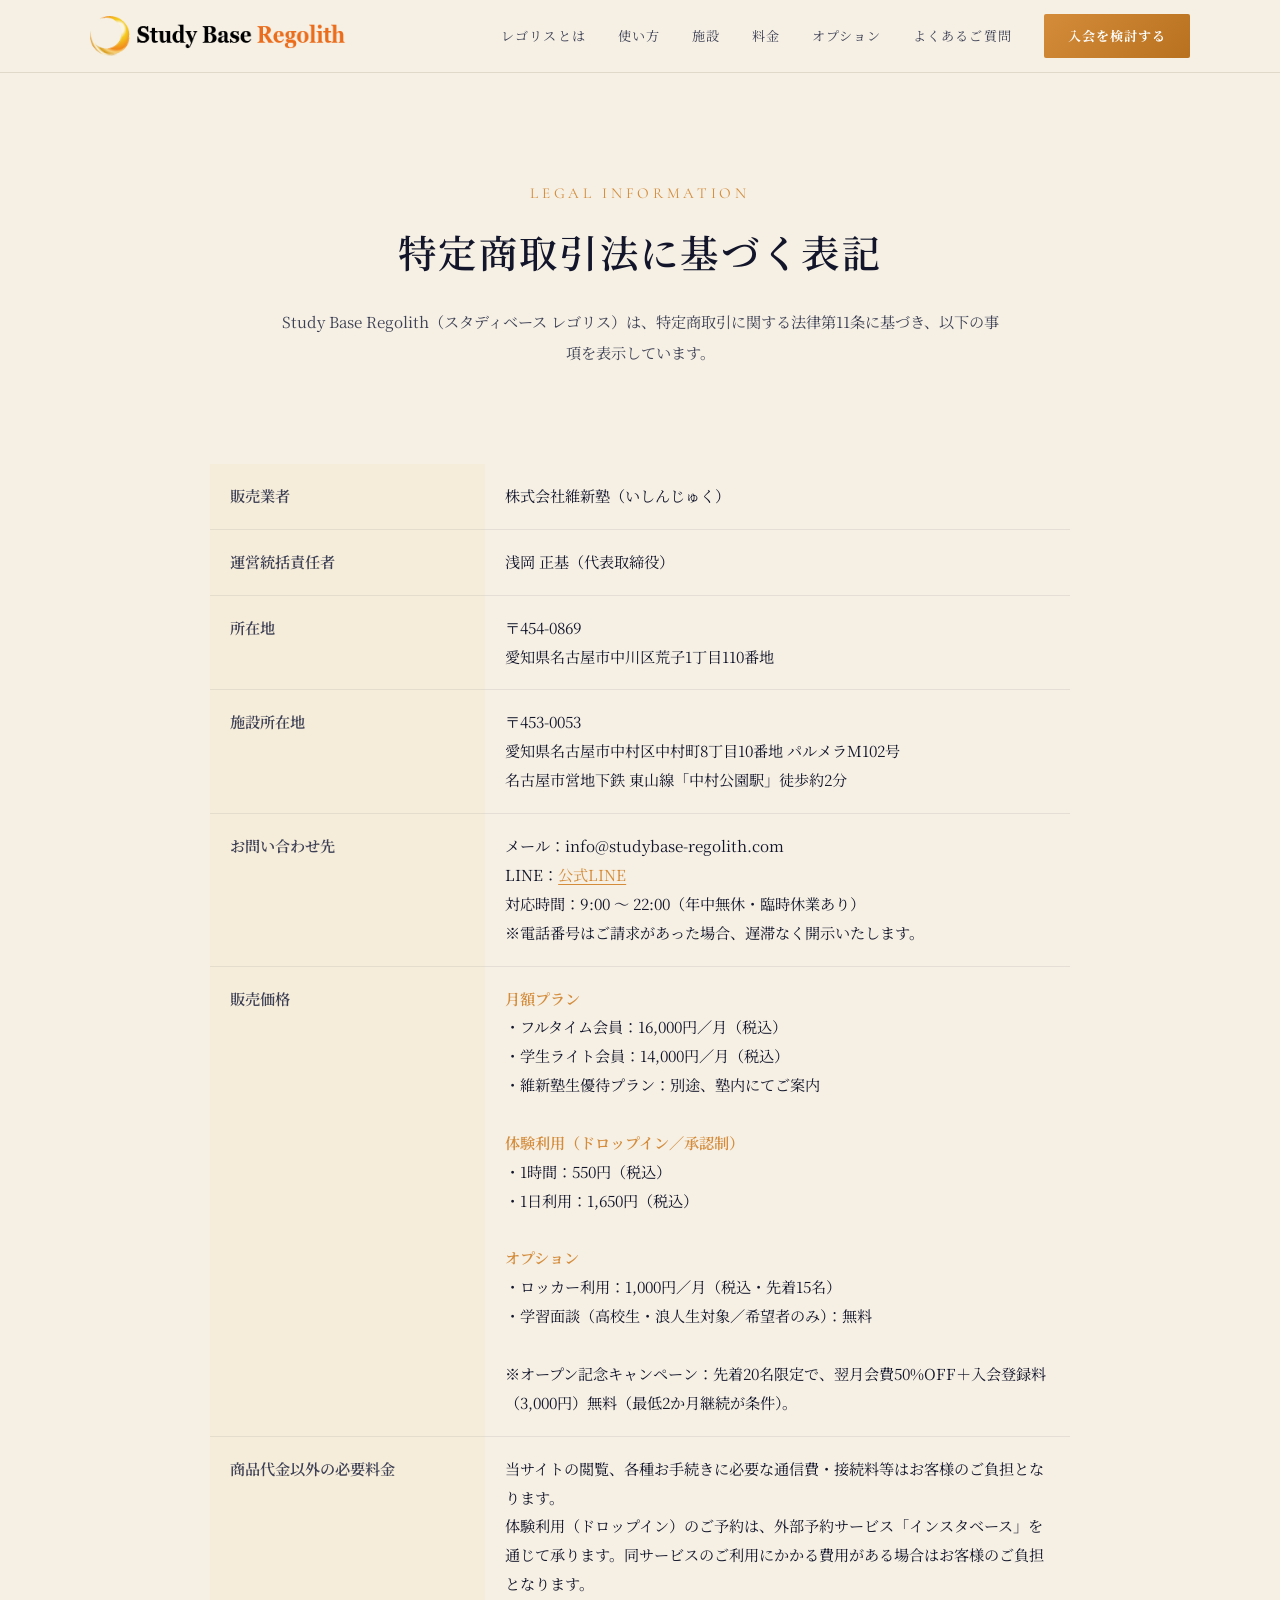
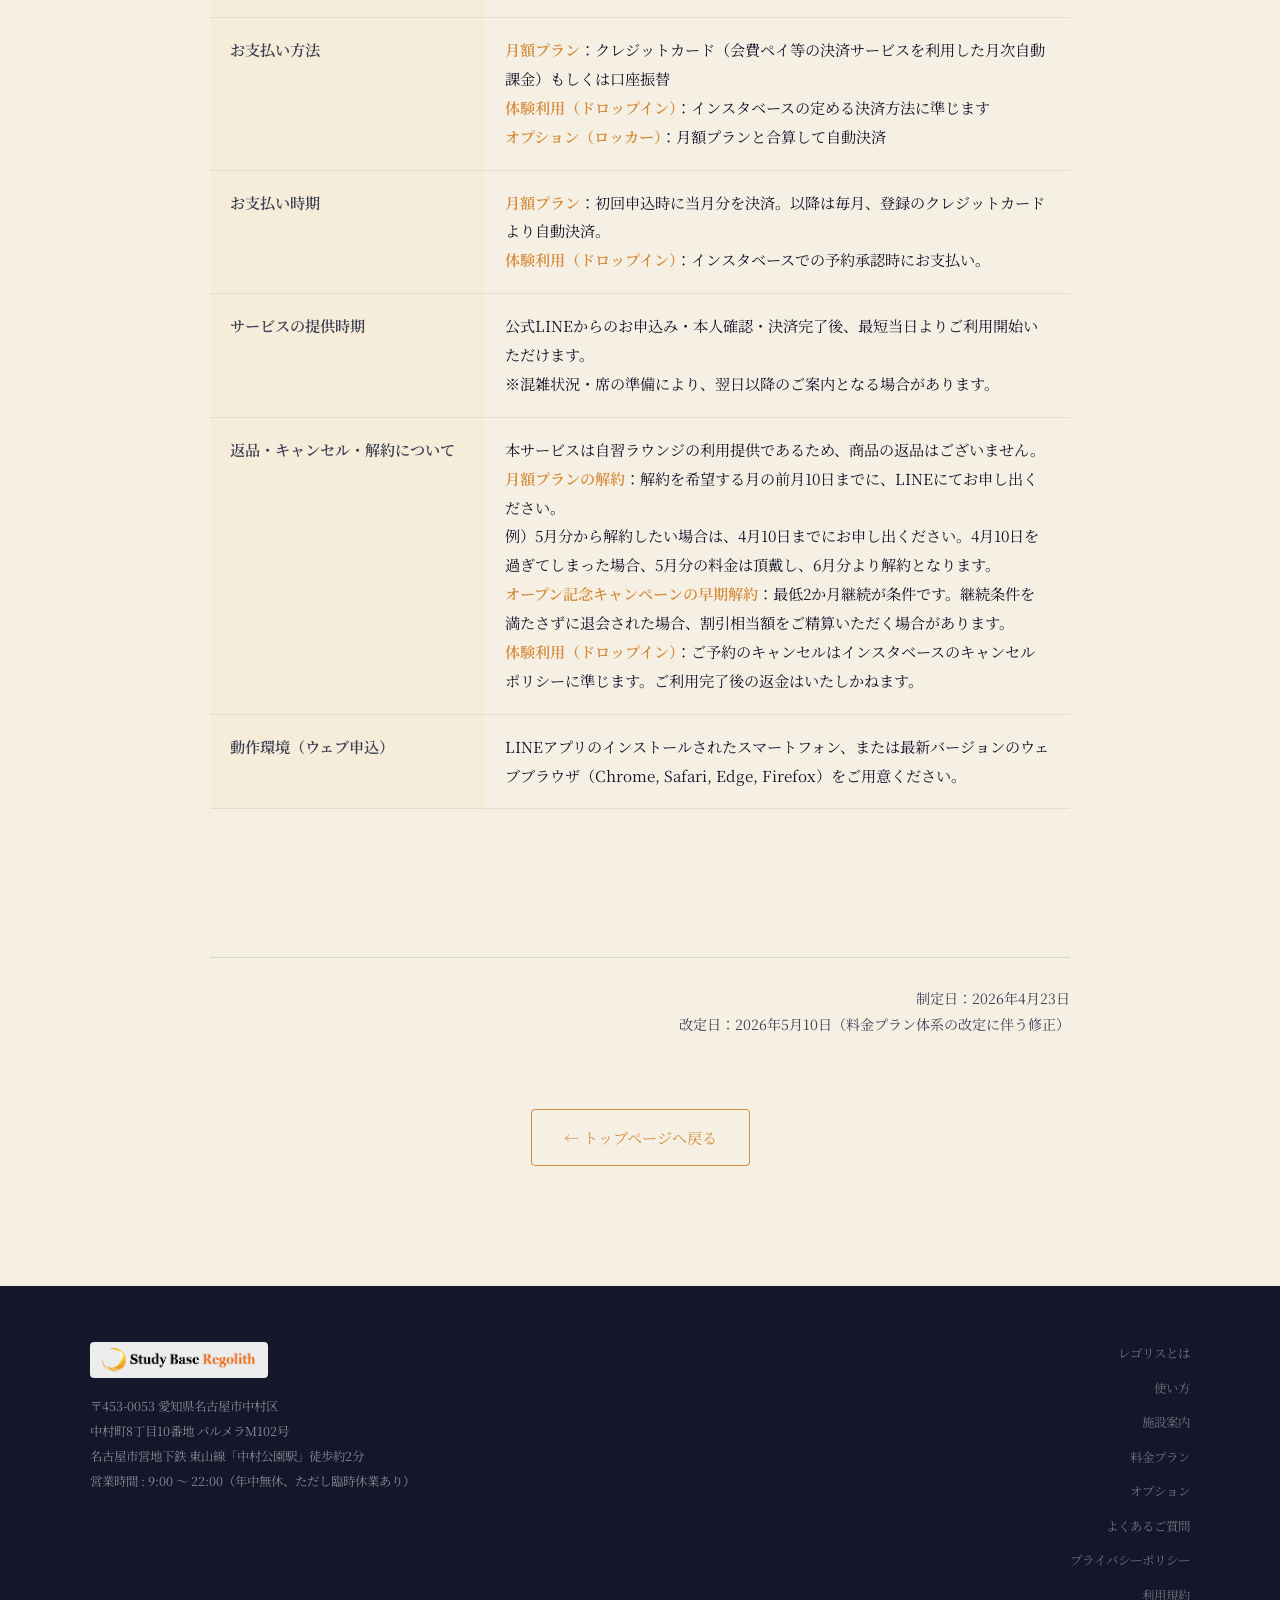
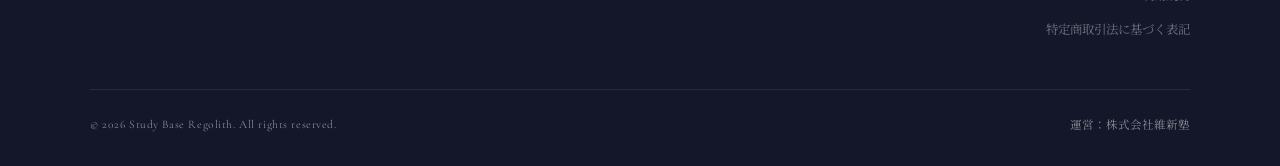
<file: commercial.html>
<!DOCTYPE html>
<html lang="ja">
<head>
  <meta charset="UTF-8">
  <meta name="viewport" content="width=device-width, initial-scale=1.0">
  <meta name="description" content="Study Base Regolith（スタディベース レゴリス）の特定商取引法に基づく表記です。">
  <meta name="robots" content="index, follow">
  <link rel="canonical" href="https://studybase-regolith.com/commercial.html">
  <title>特定商取引法に基づく表記 | Study Base Regolith</title>

  <!-- OGP / SNS共有メタデータ -->
  <meta property="og:type" content="article">
  <meta property="og:site_name" content="Study Base Regolith">
  <meta property="og:title" content="特定商取引法に基づく表記 | Study Base Regolith">
  <meta property="og:description" content="Study Base Regolith の特定商取引法に基づく表記">
  <meta property="og:url" content="https://studybase-regolith.com/commercial.html">
  <meta property="og:image" content="https://studybase-regolith.com/assets/ogp.jpg">
  <meta property="og:image:width" content="1200">
  <meta property="og:image:height" content="630">
  <meta property="og:locale" content="ja_JP">
  <meta name="twitter:card" content="summary_large_image">
  <meta name="twitter:image" content="https://studybase-regolith.com/assets/ogp.jpg">

  <!-- Favicon -->
  <link rel="icon" href="assets/regolith-favicon.png" type="image/png">

  <!-- Google Fonts -->
  <link rel="preconnect" href="https://fonts.googleapis.com">
  <link rel="preconnect" href="https://fonts.gstatic.com" crossorigin>
  <link href="https://fonts.googleapis.com/css2?family=Cormorant+Garamond:ital,wght@0,400;0,600;1,400&family=Noto+Serif+JP:wght@400;600&display=swap" rel="stylesheet">

  <!-- CSS -->
  <link rel="stylesheet" href="style.css">
</head>
<body>

<!-- ========================================================
  HEADER
  ======================================================== -->
<header id="header">
  <div class="container">
    <a href="index.html" class="header-logo">
      <img src="assets/regolith-logo-header.png" alt="Study Base Regolith">
    </a>

    <nav class="header-nav" id="headerNav">
      <a href="index.html#about">レゴリスとは</a>
      <a href="index.html#how-to-use">使い方</a>
      <a href="index.html#facility">施設</a>
      <a href="index.html#price">料金</a>
      <a href="index.html#option">オプション</a>
      <a href="index.html#faq">よくあるご質問</a>
      <a href="index.html#cta" class="btn btn-primary header-cta">入会を検討する</a>
    </nav>

    <div class="hamburger" id="hamburger" aria-label="メニュー" role="button" tabindex="0">
      <span></span><span></span><span></span>
    </div>
  </div>
</header>


<!-- ========================================================
  LEGAL PAGE: 特定商取引法に基づく表記
  ======================================================== -->
<main class="legal-page">
  <div class="container">

    <div class="legal-header">
      <span class="legal-label">LEGAL INFORMATION</span>
      <h1 class="legal-title">特定商取引法に基づく表記</h1>
      <p class="legal-lead">
        Study Base Regolith（スタディベース レゴリス）は、特定商取引に関する法律第11条に基づき、以下の事項を表示しています。
      </p>
    </div>

    <section class="legal-section">
      <div class="legal-body">
        <table class="legal-table">
          <tbody>
            <tr>
              <th>販売業者</th>
              <td>株式会社維新塾（いしんじゅく）</td>
            </tr>
            <tr>
              <th>運営統括責任者</th>
              <td>浅岡 正基（代表取締役）</td>
            </tr>
            <tr>
              <th>所在地</th>
              <td>〒454-0869<br>愛知県名古屋市中川区荒子1丁目110番地</td>
            </tr>
            <tr>
              <th>施設所在地</th>
              <td>〒453-0053<br>愛知県名古屋市中村区中村町8丁目10番地 パルメラM102号<br>名古屋市営地下鉄 東山線「中村公園駅」徒歩約2分</td>
            </tr>
            <tr>
              <th>お問い合わせ先</th>
              <td>
                メール：info@studybase-regolith.com<br>
                LINE：<a href="https://lin.ee/QCPj4AF" target="_blank" rel="noopener">公式LINE</a><br>
                対応時間：9:00 〜 22:00（年中無休・臨時休業あり）<br>
                ※電話番号はご請求があった場合、遅滞なく開示いたします。
              </td>
            </tr>
            <tr>
              <th>販売価格</th>
              <td>
                <strong>月額プラン</strong><br>
                ・フルタイム会員：16,000円／月（税込）<br>
                ・学生ライト会員：14,000円／月（税込）<br>
                ・維新塾生優待プラン：別途、塾内にてご案内<br>
                <br>
                <strong>体験利用（ドロップイン／承認制）</strong><br>
                ・1時間：550円（税込）<br>
                ・1日利用：1,650円（税込）<br>
                <br>
                <strong>オプション</strong><br>
                ・ロッカー利用：1,000円／月（税込・先着15名）<br>
                ・学習面談（高校生・浪人生対象／希望者のみ）：無料<br>
                <br>
                ※オープン記念キャンペーン：先着20名限定で、翌月会費50%OFF＋入会登録料（3,000円）無料（最低2か月継続が条件）。
              </td>
            </tr>
            <tr>
              <th>商品代金以外の必要料金</th>
              <td>
                当サイトの閲覧、各種お手続きに必要な通信費・接続料等はお客様のご負担となります。<br>
                体験利用（ドロップイン）のご予約は、外部予約サービス「インスタベース」を通じて承ります。同サービスのご利用にかかる費用がある場合はお客様のご負担となります。
              </td>
            </tr>
            <tr>
              <th>お支払い方法</th>
              <td>
                <strong>月額プラン</strong>：クレジットカード（会費ペイ等の決済サービスを利用した月次自動課金）もしくは口座振替<br>
                <strong>体験利用（ドロップイン）</strong>：インスタベースの定める決済方法に準じます<br>
                <strong>オプション（ロッカー）</strong>：月額プランと合算して自動決済
              </td>
            </tr>
            <tr>
              <th>お支払い時期</th>
              <td>
                <strong>月額プラン</strong>：初回申込時に当月分を決済。以降は毎月、登録のクレジットカードより自動決済。<br>
                <strong>体験利用（ドロップイン）</strong>：インスタベースでの予約承認時にお支払い。
              </td>
            </tr>
            <tr>
              <th>サービスの提供時期</th>
              <td>
                公式LINEからのお申込み・本人確認・決済完了後、最短当日よりご利用開始いただけます。<br>
                ※混雑状況・席の準備により、翌日以降のご案内となる場合があります。
              </td>
            </tr>
            <tr>
              <th>返品・キャンセル・解約について</th>
              <td>
                本サービスは自習ラウンジの利用提供であるため、商品の返品はございません。<br>
                <strong>月額プランの解約</strong>：解約を希望する月の前月10日までに、LINEにてお申し出ください。<br>
                例）5月分から解約したい場合は、4月10日までにお申し出ください。4月10日を過ぎてしまった場合、5月分の料金は頂戴し、6月分より解約となります。<br>
                <strong>オープン記念キャンペーンの早期解約</strong>：最低2か月継続が条件です。継続条件を満たさずに退会された場合、割引相当額をご精算いただく場合があります。<br>
                <strong>体験利用（ドロップイン）</strong>：ご予約のキャンセルはインスタベースのキャンセルポリシーに準じます。ご利用完了後の返金はいたしかねます。
              </td>
            </tr>
            <tr>
              <th>動作環境（ウェブ申込）</th>
              <td>
                LINEアプリのインストールされたスマートフォン、または最新バージョンのウェブブラウザ（Chrome, Safari, Edge, Firefox）をご用意ください。
              </td>
            </tr>
          </tbody>
        </table>
      </div>
    </section>

    <div class="legal-meta">
      制定日：2026年4月23日<br>
      改定日：2026年5月10日（料金プラン体系の改定に伴う修正）
    </div>

    <div style="text-align:center;">
      <a href="index.html" class="legal-back">← トップページへ戻る</a>
    </div>

  </div>
</main>


<!-- ========================================================
  FOOTER
  ======================================================== -->
<footer id="footer">
  <div class="container">
    <div class="footer-inner">
      <div>
        <img src="assets/regolith-logo-header.png" alt="Study Base Regolith" class="footer-logo" style="height:36px; margin-bottom:16px; background:rgba(255,255,255,0.92); padding:6px 12px; border-radius:4px;">
        <address class="footer-address" style="font-style:normal;">
          〒453-0053 愛知県名古屋市中村区<br>
          中村町8丁目10番地 パルメラM102号<br>
          名古屋市営地下鉄 東山線「中村公園駅」徒歩約2分<br>
          営業時間 : 9:00 〜 22:00（年中無休、ただし臨時休業あり）
        </address>
      </div>

      <nav class="footer-nav">
        <a href="index.html#about">レゴリスとは</a>
        <a href="index.html#how-to-use">使い方</a>
        <a href="index.html#facility">施設案内</a>
        <a href="index.html#price">料金プラン</a>
        <a href="index.html#option">オプション</a>
        <a href="index.html#faq">よくあるご質問</a>
        <a href="privacy.html">プライバシーポリシー</a>
        <a href="terms.html">利用規約</a>
        <a href="commercial.html">特定商取引法に基づく表記</a>
      </nav>
    </div>

    <div class="footer-bottom">
      <span class="footer-copy">&copy; 2026 Study Base Regolith. All rights reserved.</span>
      <span>運営：株式会社維新塾</span>
    </div>
  </div>
</footer>


<!-- ========================================================
  JavaScript（ハンバーガーメニュー）
  ======================================================== -->
<script>
  const hamburger = document.getElementById('hamburger');
  const nav       = document.getElementById('headerNav');

  hamburger.addEventListener('click', () => {
    nav.classList.toggle('open');
  });
  hamburger.addEventListener('keydown', (e) => {
    if (e.key === 'Enter') nav.classList.toggle('open');
  });

  // Header scroll shadow
  window.addEventListener('scroll', () => {
    const header = document.getElementById('header');
    if (window.scrollY > 40) {
      header.style.boxShadow = '0 2px 24px rgba(31,34,51,0.10)';
    } else {
      header.style.boxShadow = 'none';
    }
  });
</script>

</body>
</html>
</file>
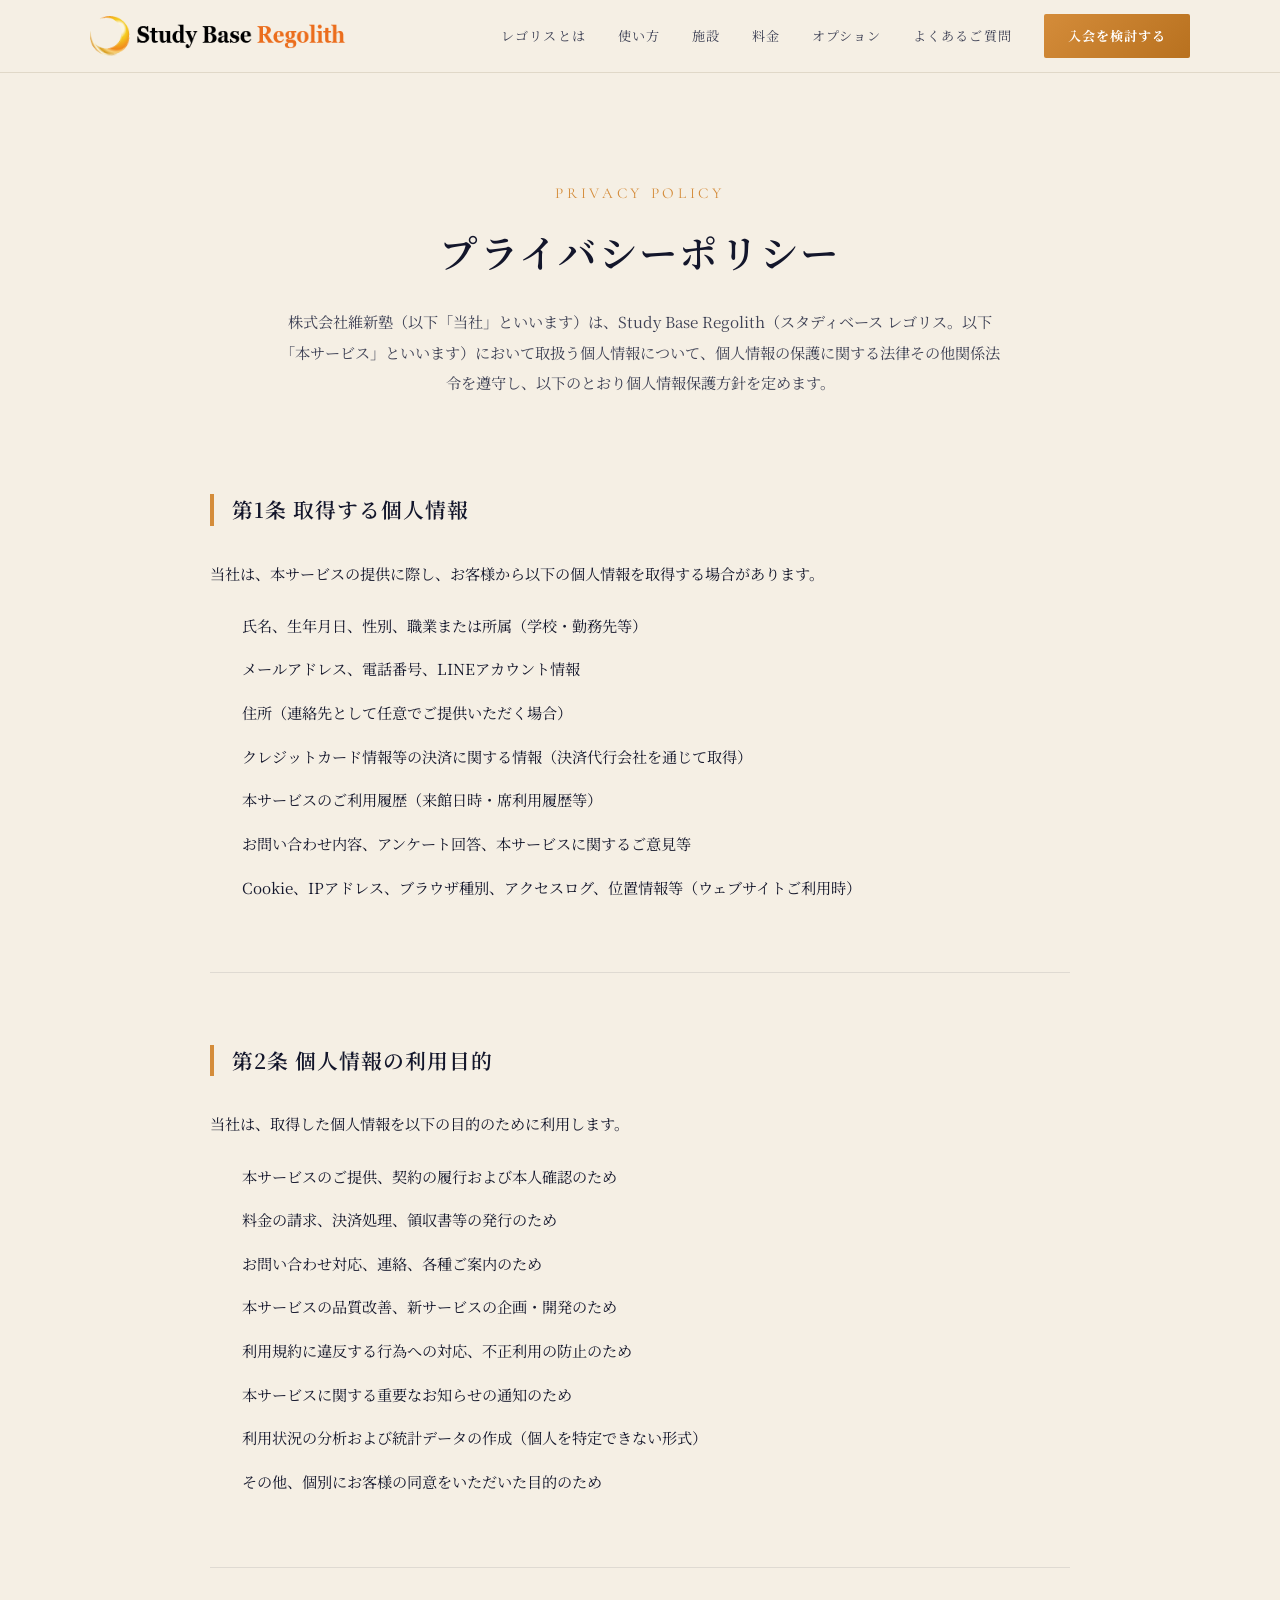
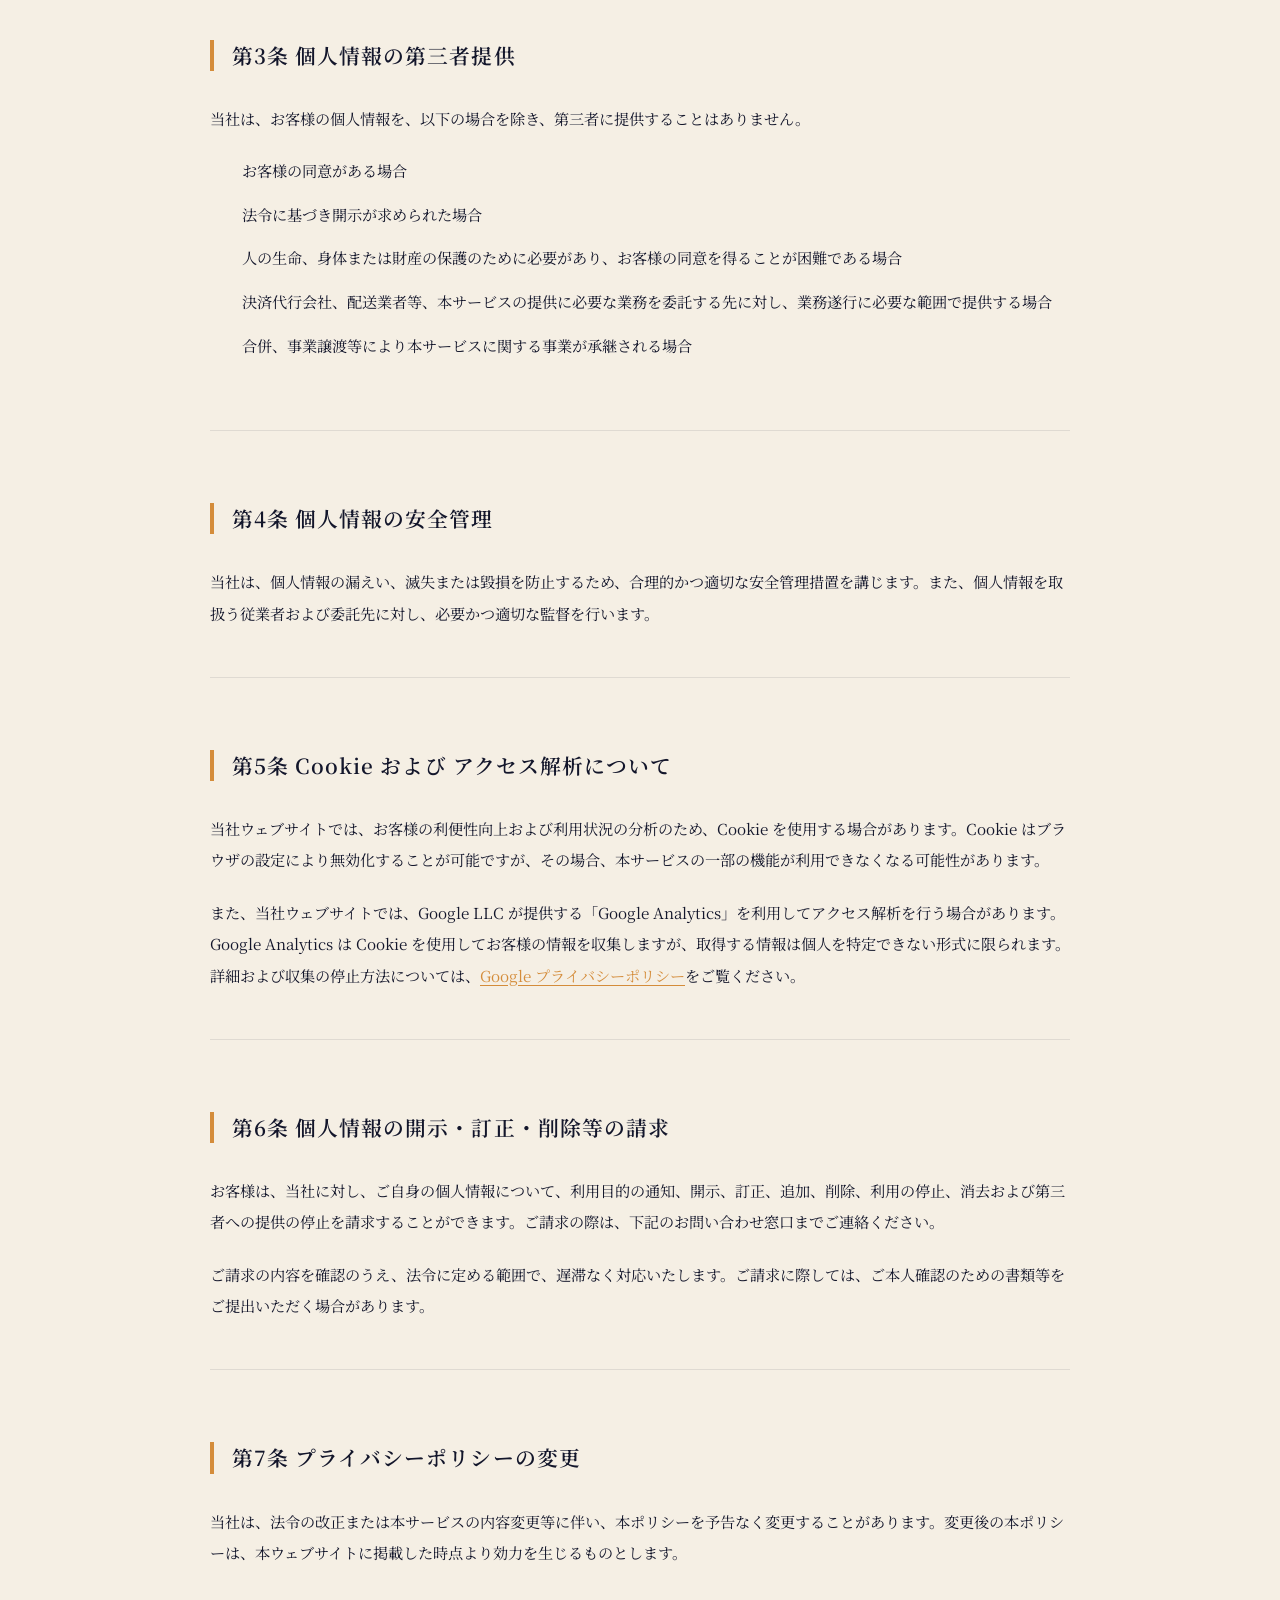
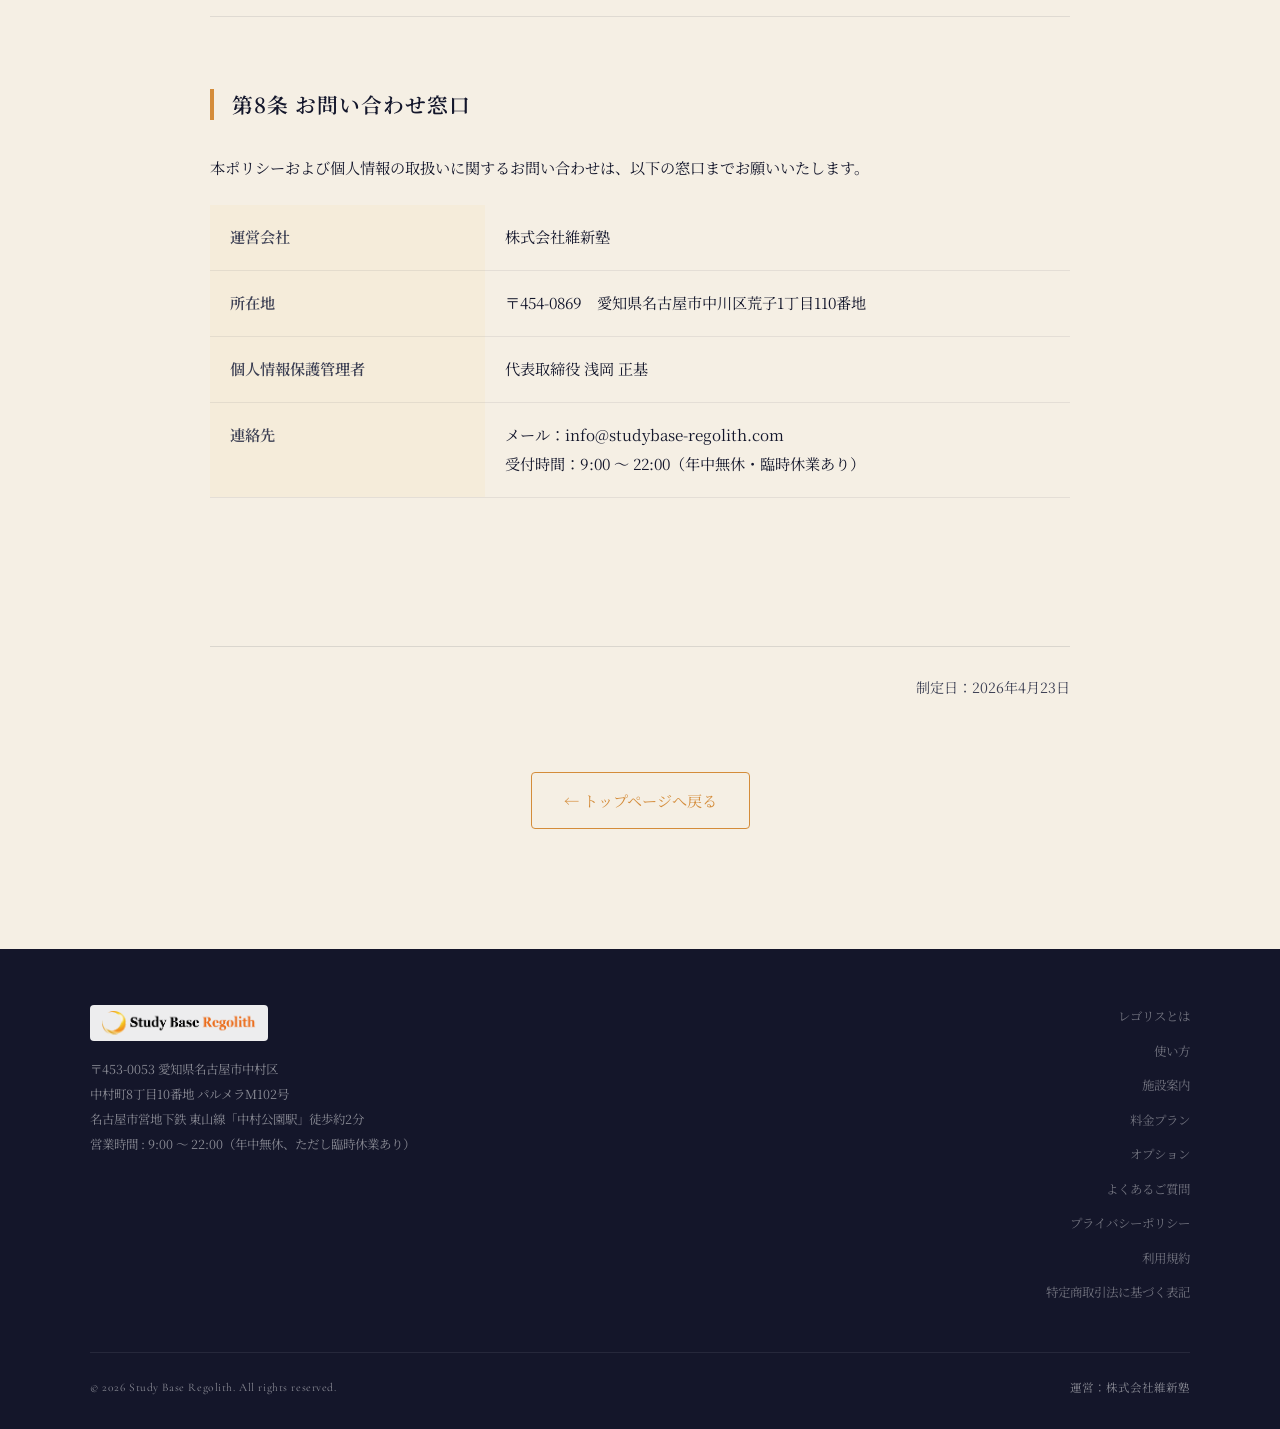
<file: privacy.html>
<!DOCTYPE html>
<html lang="ja">
<head>
  <meta charset="UTF-8">
  <meta name="viewport" content="width=device-width, initial-scale=1.0">
  <meta name="description" content="Study Base Regolith（スタディベース レゴリス）のプライバシーポリシー（個人情報保護方針）です。">
  <meta name="robots" content="index, follow">
  <link rel="canonical" href="https://studybase-regolith.com/privacy.html">
  <title>プライバシーポリシー | Study Base Regolith</title>

  <!-- OGP / SNS共有メタデータ -->
  <meta property="og:type" content="article">
  <meta property="og:site_name" content="Study Base Regolith">
  <meta property="og:title" content="プライバシーポリシー | Study Base Regolith">
  <meta property="og:description" content="Study Base Regolith のプライバシーポリシー（個人情報保護方針）">
  <meta property="og:url" content="https://studybase-regolith.com/privacy.html">
  <meta property="og:image" content="https://studybase-regolith.com/assets/ogp.jpg">
  <meta property="og:image:width" content="1200">
  <meta property="og:image:height" content="630">
  <meta property="og:locale" content="ja_JP">
  <meta name="twitter:card" content="summary_large_image">
  <meta name="twitter:image" content="https://studybase-regolith.com/assets/ogp.jpg">

  <!-- Favicon -->
  <link rel="icon" href="assets/regolith-favicon.png" type="image/png">

  <!-- Google Fonts -->
  <link rel="preconnect" href="https://fonts.googleapis.com">
  <link rel="preconnect" href="https://fonts.gstatic.com" crossorigin>
  <link href="https://fonts.googleapis.com/css2?family=Cormorant+Garamond:ital,wght@0,400;0,600;1,400&family=Noto+Serif+JP:wght@400;600&display=swap" rel="stylesheet">

  <!-- CSS -->
  <link rel="stylesheet" href="style.css">
</head>
<body>

<!-- ========================================================
  HEADER
  ======================================================== -->
<header id="header">
  <div class="container">
    <a href="index.html" class="header-logo">
      <img src="assets/regolith-logo-header.png" alt="Study Base Regolith">
    </a>

    <nav class="header-nav" id="headerNav">
      <a href="index.html#about">レゴリスとは</a>
      <a href="index.html#how-to-use">使い方</a>
      <a href="index.html#facility">施設</a>
      <a href="index.html#price">料金</a>
      <a href="index.html#option">オプション</a>
      <a href="index.html#faq">よくあるご質問</a>
      <a href="index.html#cta" class="btn btn-primary header-cta">入会を検討する</a>
    </nav>

    <div class="hamburger" id="hamburger" aria-label="メニュー" role="button" tabindex="0">
      <span></span><span></span><span></span>
    </div>
  </div>
</header>


<!-- ========================================================
  LEGAL PAGE: プライバシーポリシー
  ======================================================== -->
<main class="legal-page">
  <div class="container">

    <div class="legal-header">
      <span class="legal-label">PRIVACY POLICY</span>
      <h1 class="legal-title">プライバシーポリシー</h1>
      <p class="legal-lead">
        株式会社維新塾（以下「当社」といいます）は、Study Base Regolith（スタディベース レゴリス。以下「本サービス」といいます）において取扱う個人情報について、個人情報の保護に関する法律その他関係法令を遵守し、以下のとおり個人情報保護方針を定めます。
      </p>
    </div>

    <section class="legal-section">
      <h2 class="legal-heading">第1条 取得する個人情報</h2>
      <div class="legal-body">
        <p>当社は、本サービスの提供に際し、お客様から以下の個人情報を取得する場合があります。</p>
        <ol>
          <li>氏名、生年月日、性別、職業または所属（学校・勤務先等）</li>
          <li>メールアドレス、電話番号、LINEアカウント情報</li>
          <li>住所（連絡先として任意でご提供いただく場合）</li>
          <li>クレジットカード情報等の決済に関する情報（決済代行会社を通じて取得）</li>
          <li>本サービスのご利用履歴（来館日時・席利用履歴等）</li>
          <li>お問い合わせ内容、アンケート回答、本サービスに関するご意見等</li>
          <li>Cookie、IPアドレス、ブラウザ種別、アクセスログ、位置情報等（ウェブサイトご利用時）</li>
        </ol>
      </div>
    </section>

    <section class="legal-section">
      <h2 class="legal-heading">第2条 個人情報の利用目的</h2>
      <div class="legal-body">
        <p>当社は、取得した個人情報を以下の目的のために利用します。</p>
        <ol>
          <li>本サービスのご提供、契約の履行および本人確認のため</li>
          <li>料金の請求、決済処理、領収書等の発行のため</li>
          <li>お問い合わせ対応、連絡、各種ご案内のため</li>
          <li>本サービスの品質改善、新サービスの企画・開発のため</li>
          <li>利用規約に違反する行為への対応、不正利用の防止のため</li>
          <li>本サービスに関する重要なお知らせの通知のため</li>
          <li>利用状況の分析および統計データの作成（個人を特定できない形式）</li>
          <li>その他、個別にお客様の同意をいただいた目的のため</li>
        </ol>
      </div>
    </section>

    <section class="legal-section">
      <h2 class="legal-heading">第3条 個人情報の第三者提供</h2>
      <div class="legal-body">
        <p>当社は、お客様の個人情報を、以下の場合を除き、第三者に提供することはありません。</p>
        <ol>
          <li>お客様の同意がある場合</li>
          <li>法令に基づき開示が求められた場合</li>
          <li>人の生命、身体または財産の保護のために必要があり、お客様の同意を得ることが困難である場合</li>
          <li>決済代行会社、配送業者等、本サービスの提供に必要な業務を委託する先に対し、業務遂行に必要な範囲で提供する場合</li>
          <li>合併、事業譲渡等により本サービスに関する事業が承継される場合</li>
        </ol>
      </div>
    </section>

    <section class="legal-section">
      <h2 class="legal-heading">第4条 個人情報の安全管理</h2>
      <div class="legal-body">
        <p>当社は、個人情報の漏えい、滅失または毀損を防止するため、合理的かつ適切な安全管理措置を講じます。また、個人情報を取扱う従業者および委託先に対し、必要かつ適切な監督を行います。</p>
      </div>
    </section>

    <section class="legal-section">
      <h2 class="legal-heading">第5条 Cookie および アクセス解析について</h2>
      <div class="legal-body">
        <p>当社ウェブサイトでは、お客様の利便性向上および利用状況の分析のため、Cookie を使用する場合があります。Cookie はブラウザの設定により無効化することが可能ですが、その場合、本サービスの一部の機能が利用できなくなる可能性があります。</p>
        <p>また、当社ウェブサイトでは、Google LLC が提供する「Google Analytics」を利用してアクセス解析を行う場合があります。Google Analytics は Cookie を使用してお客様の情報を収集しますが、取得する情報は個人を特定できない形式に限られます。詳細および収集の停止方法については、<a href="https://policies.google.com/privacy" target="_blank" rel="noopener">Google プライバシーポリシー</a>をご覧ください。</p>
      </div>
    </section>

    <section class="legal-section">
      <h2 class="legal-heading">第6条 個人情報の開示・訂正・削除等の請求</h2>
      <div class="legal-body">
        <p>お客様は、当社に対し、ご自身の個人情報について、利用目的の通知、開示、訂正、追加、削除、利用の停止、消去および第三者への提供の停止を請求することができます。ご請求の際は、下記のお問い合わせ窓口までご連絡ください。</p>
        <p>ご請求の内容を確認のうえ、法令に定める範囲で、遅滞なく対応いたします。ご請求に際しては、ご本人確認のための書類等をご提出いただく場合があります。</p>
      </div>
    </section>

    <section class="legal-section">
      <h2 class="legal-heading">第7条 プライバシーポリシーの変更</h2>
      <div class="legal-body">
        <p>当社は、法令の改正または本サービスの内容変更等に伴い、本ポリシーを予告なく変更することがあります。変更後の本ポリシーは、本ウェブサイトに掲載した時点より効力を生じるものとします。</p>
      </div>
    </section>

    <section class="legal-section">
      <h2 class="legal-heading">第8条 お問い合わせ窓口</h2>
      <div class="legal-body">
        <p>本ポリシーおよび個人情報の取扱いに関するお問い合わせは、以下の窓口までお願いいたします。</p>
        <table class="legal-table">
          <tbody>
            <tr>
              <th>運営会社</th>
              <td>株式会社維新塾</td>
            </tr>
            <tr>
              <th>所在地</th>
              <td>〒454-0869　愛知県名古屋市中川区荒子1丁目110番地</td>
            </tr>
            <tr>
              <th>個人情報保護管理者</th>
              <td>代表取締役 浅岡 正基</td>
            </tr>
            <tr>
              <th>連絡先</th>
              <td>
                メール：info@studybase-regolith.com<br>
                受付時間：9:00 〜 22:00（年中無休・臨時休業あり）
              </td>
            </tr>
          </tbody>
        </table>
      </div>
    </section>

    <div class="legal-meta">
      制定日：2026年4月23日
    </div>

    <div style="text-align:center;">
      <a href="index.html" class="legal-back">← トップページへ戻る</a>
    </div>

  </div>
</main>


<!-- ========================================================
  FOOTER
  ======================================================== -->
<footer id="footer">
  <div class="container">
    <div class="footer-inner">
      <div>
        <img src="assets/regolith-logo-header.png" alt="Study Base Regolith" class="footer-logo" style="height:36px; margin-bottom:16px; background:rgba(255,255,255,0.92); padding:6px 12px; border-radius:4px;">
        <address class="footer-address" style="font-style:normal;">
          〒453-0053 愛知県名古屋市中村区<br>
          中村町8丁目10番地 パルメラM102号<br>
          名古屋市営地下鉄 東山線「中村公園駅」徒歩約2分<br>
          営業時間 : 9:00 〜 22:00（年中無休、ただし臨時休業あり）
        </address>
      </div>

      <nav class="footer-nav">
        <a href="index.html#about">レゴリスとは</a>
        <a href="index.html#how-to-use">使い方</a>
        <a href="index.html#facility">施設案内</a>
        <a href="index.html#price">料金プラン</a>
        <a href="index.html#option">オプション</a>
        <a href="index.html#faq">よくあるご質問</a>
        <a href="privacy.html">プライバシーポリシー</a>
        <a href="terms.html">利用規約</a>
        <a href="commercial.html">特定商取引法に基づく表記</a>
      </nav>
    </div>

    <div class="footer-bottom">
      <span class="footer-copy">&copy; 2026 Study Base Regolith. All rights reserved.</span>
      <span>運営：株式会社維新塾</span>
    </div>
  </div>
</footer>


<!-- ========================================================
  JavaScript（ハンバーガーメニュー）
  ======================================================== -->
<script>
  const hamburger = document.getElementById('hamburger');
  const nav       = document.getElementById('headerNav');

  hamburger.addEventListener('click', () => {
    nav.classList.toggle('open');
  });
  hamburger.addEventListener('keydown', (e) => {
    if (e.key === 'Enter') nav.classList.toggle('open');
  });

  // Header scroll shadow
  window.addEventListener('scroll', () => {
    const header = document.getElementById('header');
    if (window.scrollY > 40) {
      header.style.boxShadow = '0 2px 24px rgba(31,34,51,0.10)';
    } else {
      header.style.boxShadow = 'none';
    }
  });
</script>

</body>
</html>
</file>
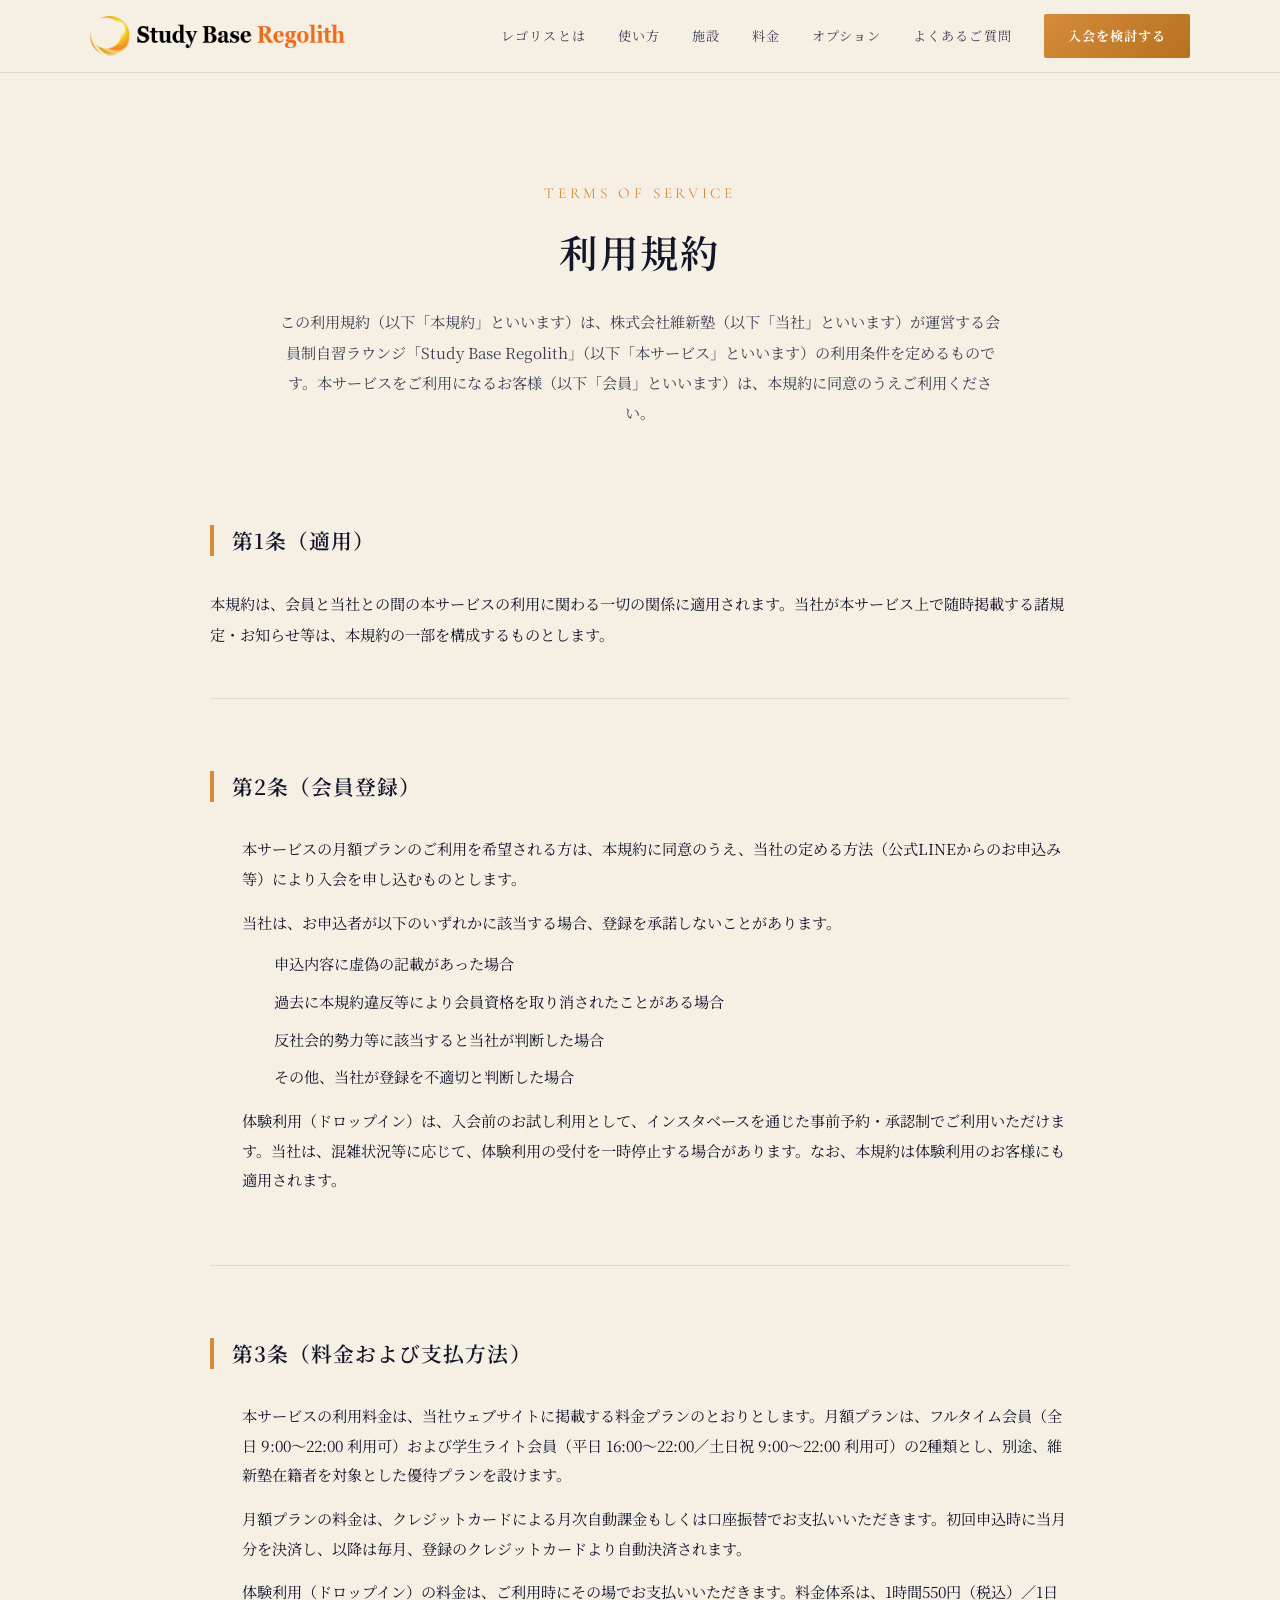
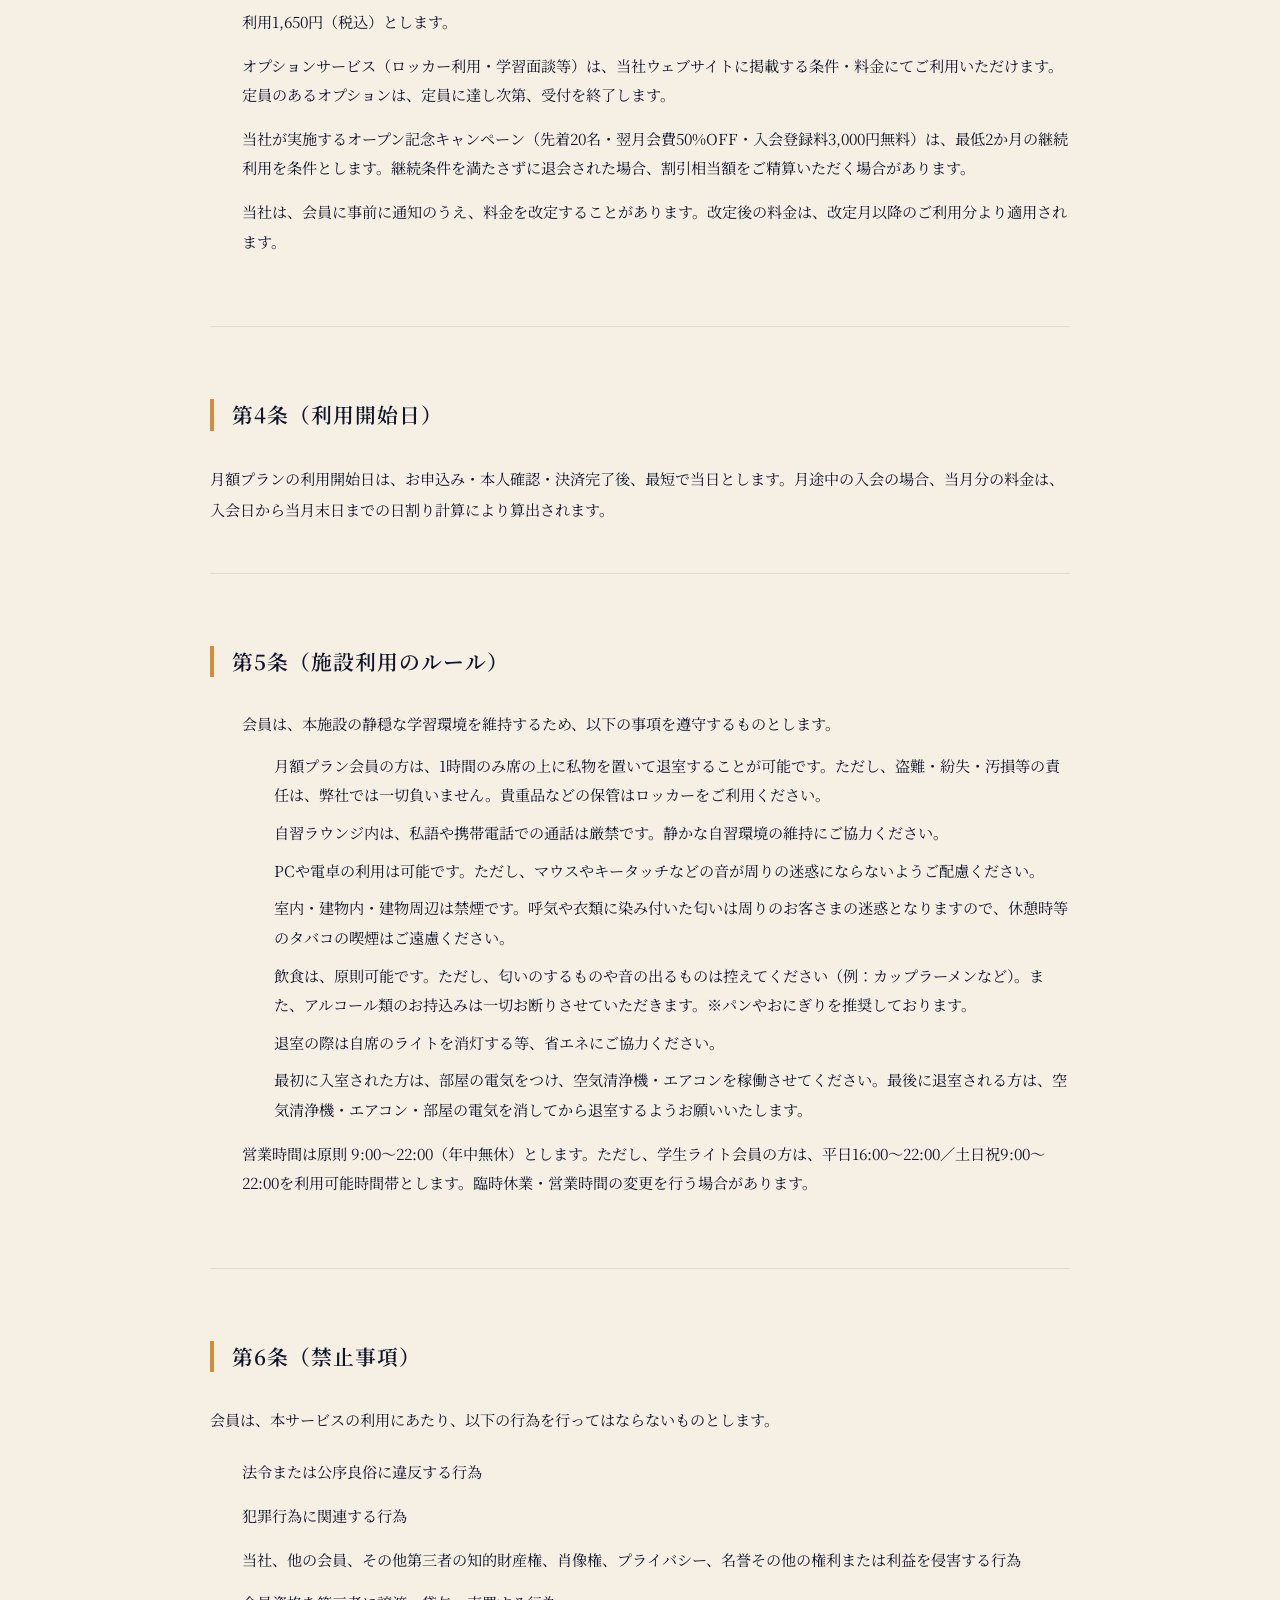
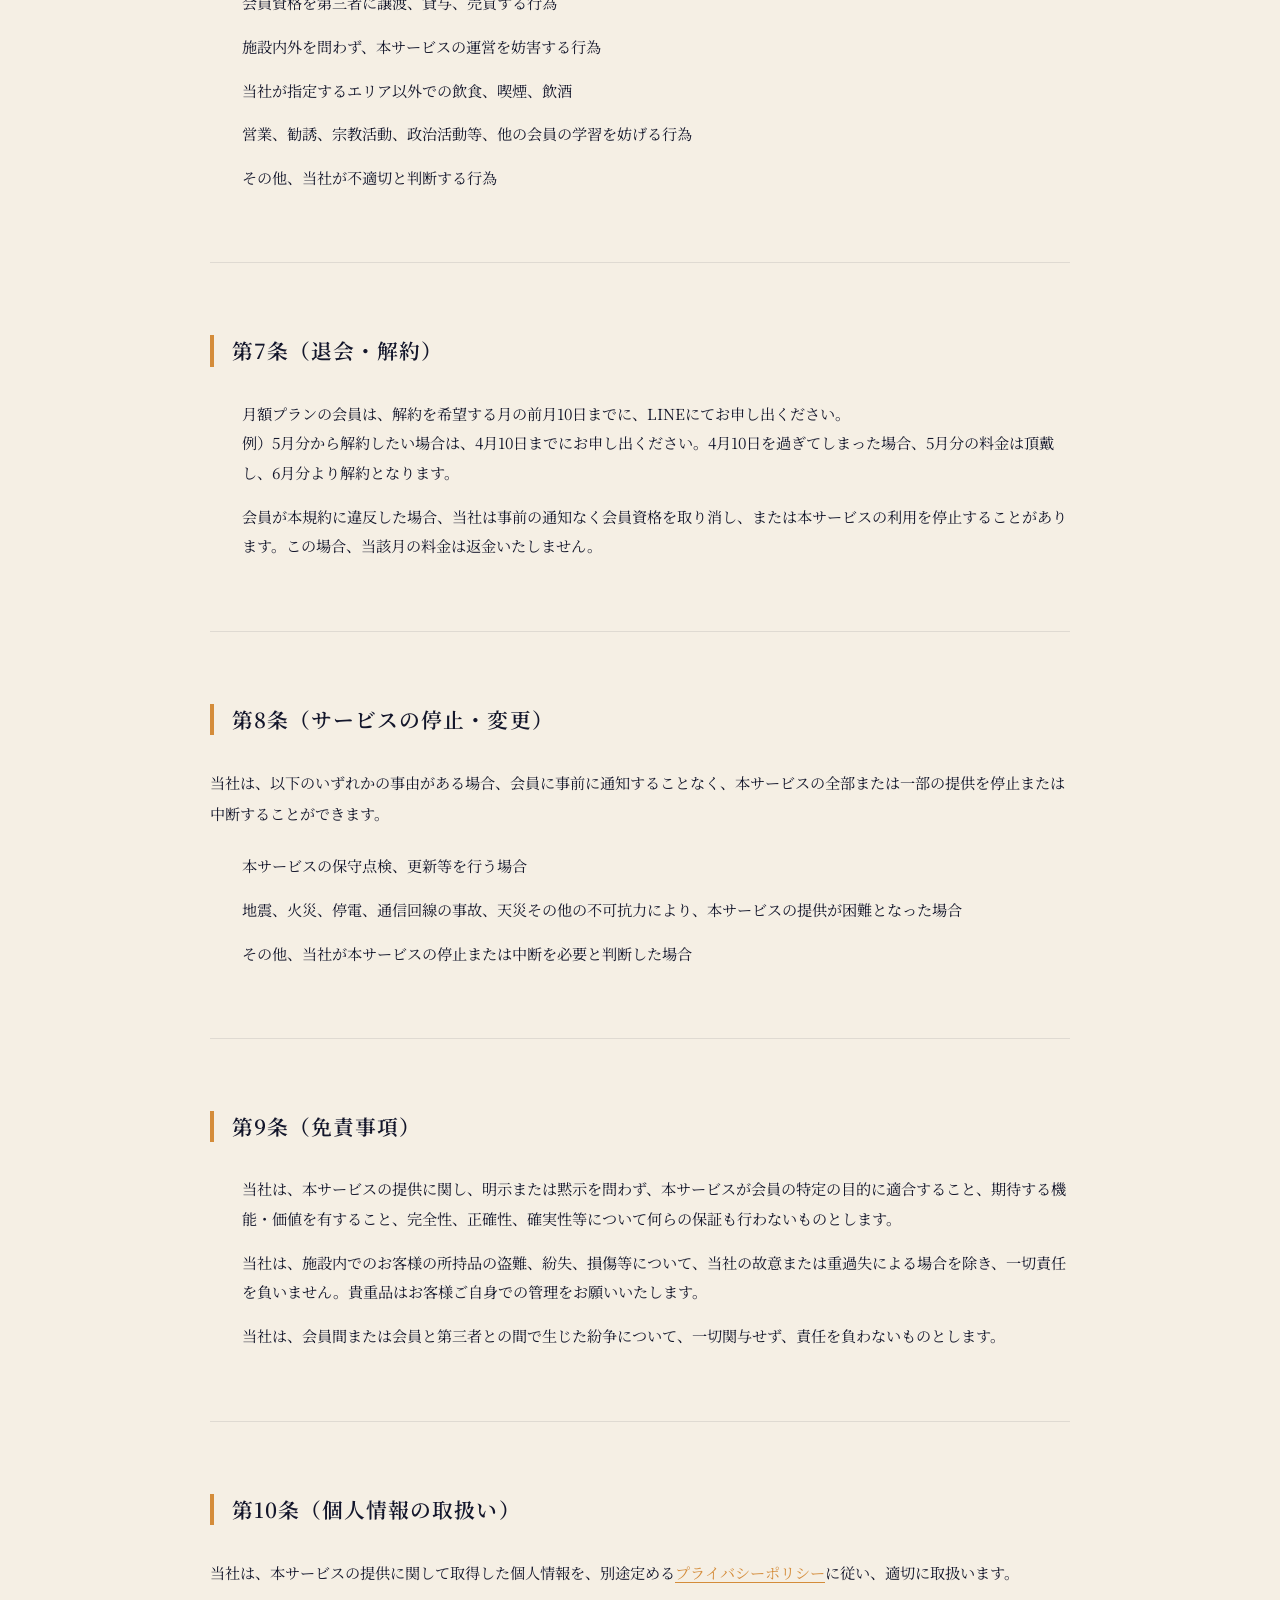
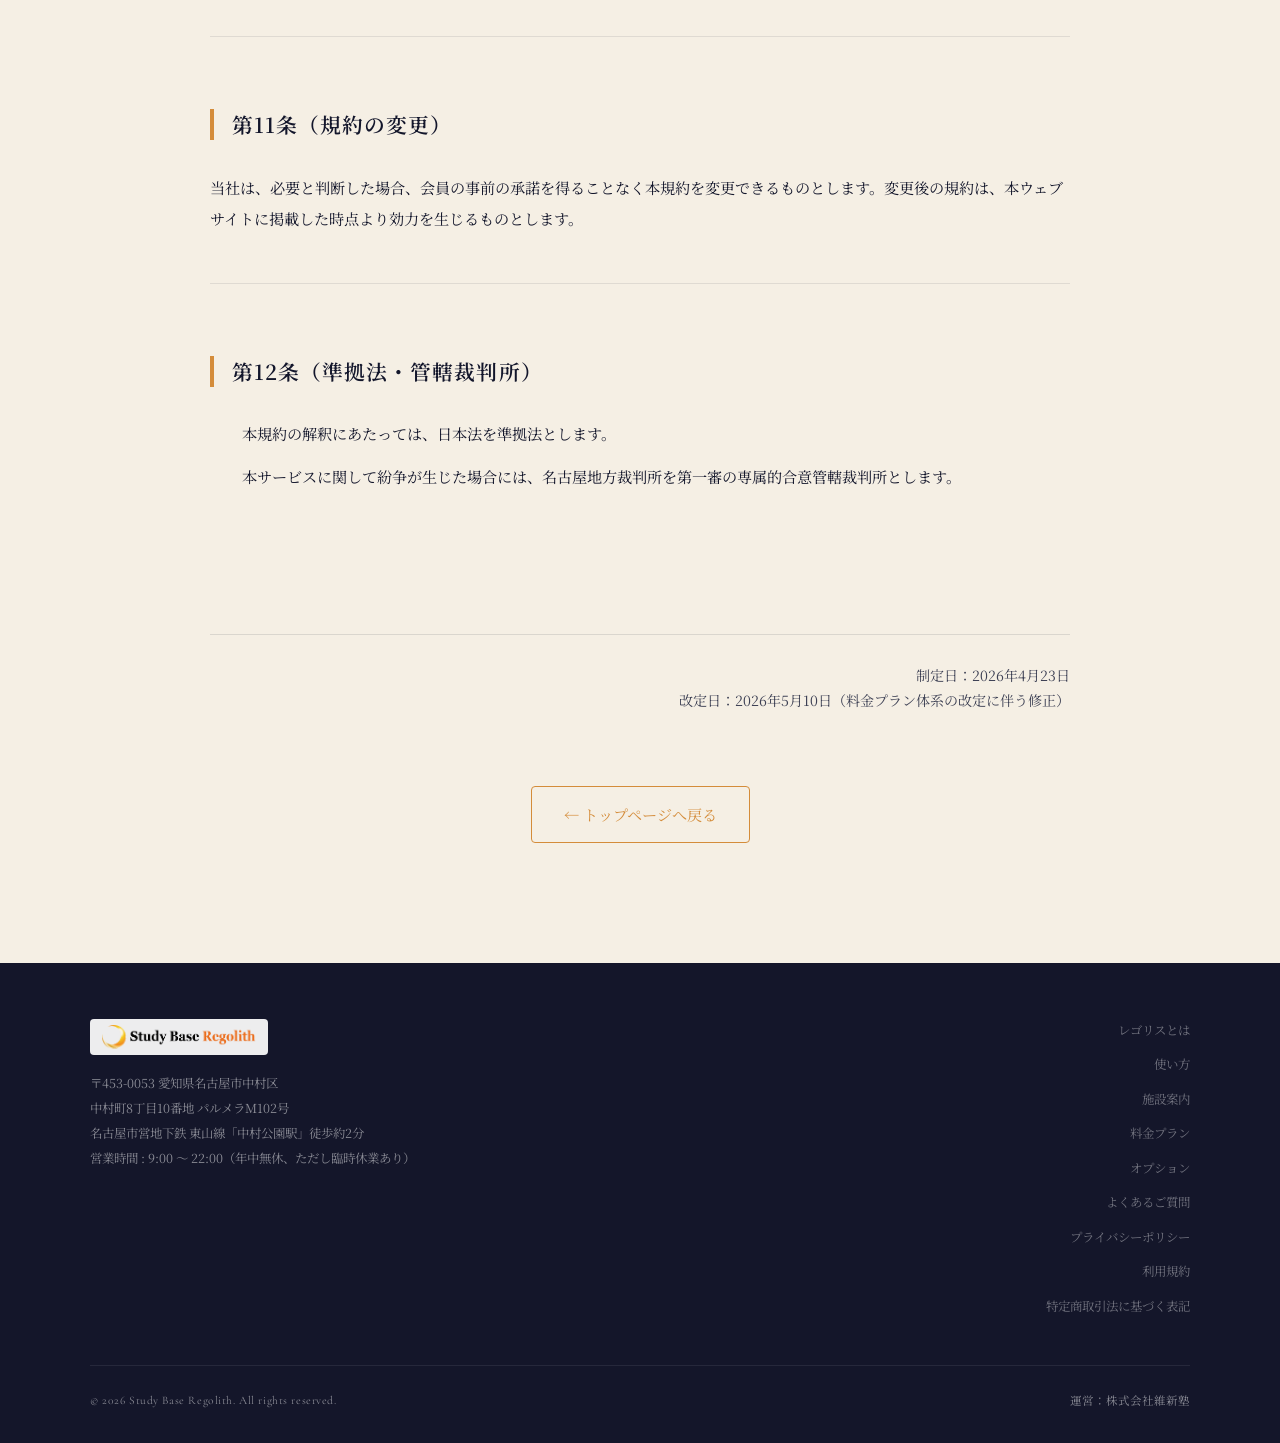
<file: terms.html>
<!DOCTYPE html>
<html lang="ja">
<head>
  <meta charset="UTF-8">
  <meta name="viewport" content="width=device-width, initial-scale=1.0">
  <meta name="description" content="Study Base Regolith（スタディベース レゴリス）の利用規約です。">
  <meta name="robots" content="index, follow">
  <link rel="canonical" href="https://studybase-regolith.com/terms.html">
  <title>利用規約 | Study Base Regolith</title>

  <!-- OGP / SNS共有メタデータ -->
  <meta property="og:type" content="article">
  <meta property="og:site_name" content="Study Base Regolith">
  <meta property="og:title" content="利用規約 | Study Base Regolith">
  <meta property="og:description" content="Study Base Regolith の利用規約">
  <meta property="og:url" content="https://studybase-regolith.com/terms.html">
  <meta property="og:image" content="https://studybase-regolith.com/assets/ogp.jpg">
  <meta property="og:image:width" content="1200">
  <meta property="og:image:height" content="630">
  <meta property="og:locale" content="ja_JP">
  <meta name="twitter:card" content="summary_large_image">
  <meta name="twitter:image" content="https://studybase-regolith.com/assets/ogp.jpg">

  <!-- Favicon -->
  <link rel="icon" href="assets/regolith-favicon.png" type="image/png">

  <!-- Google Fonts -->
  <link rel="preconnect" href="https://fonts.googleapis.com">
  <link rel="preconnect" href="https://fonts.gstatic.com" crossorigin>
  <link href="https://fonts.googleapis.com/css2?family=Cormorant+Garamond:ital,wght@0,400;0,600;1,400&family=Noto+Serif+JP:wght@400;600&display=swap" rel="stylesheet">

  <!-- CSS -->
  <link rel="stylesheet" href="style.css">
</head>
<body>

<!-- ========================================================
  HEADER
  ======================================================== -->
<header id="header">
  <div class="container">
    <a href="index.html" class="header-logo">
      <img src="assets/regolith-logo-header.png" alt="Study Base Regolith">
    </a>

    <nav class="header-nav" id="headerNav">
      <a href="index.html#about">レゴリスとは</a>
      <a href="index.html#how-to-use">使い方</a>
      <a href="index.html#facility">施設</a>
      <a href="index.html#price">料金</a>
      <a href="index.html#option">オプション</a>
      <a href="index.html#faq">よくあるご質問</a>
      <a href="index.html#cta" class="btn btn-primary header-cta">入会を検討する</a>
    </nav>

    <div class="hamburger" id="hamburger" aria-label="メニュー" role="button" tabindex="0">
      <span></span><span></span><span></span>
    </div>
  </div>
</header>


<!-- ========================================================
  LEGAL PAGE: 利用規約
  ======================================================== -->
<main class="legal-page">
  <div class="container">

    <div class="legal-header">
      <span class="legal-label">TERMS OF SERVICE</span>
      <h1 class="legal-title">利用規約</h1>
      <p class="legal-lead">
        この利用規約（以下「本規約」といいます）は、株式会社維新塾（以下「当社」といいます）が運営する会員制自習ラウンジ「Study Base Regolith」（以下「本サービス」といいます）の利用条件を定めるものです。本サービスをご利用になるお客様（以下「会員」といいます）は、本規約に同意のうえご利用ください。
      </p>
    </div>

    <section class="legal-section">
      <h2 class="legal-heading">第1条（適用）</h2>
      <div class="legal-body">
        <p>本規約は、会員と当社との間の本サービスの利用に関わる一切の関係に適用されます。当社が本サービス上で随時掲載する諸規定・お知らせ等は、本規約の一部を構成するものとします。</p>
      </div>
    </section>

    <section class="legal-section">
      <h2 class="legal-heading">第2条（会員登録）</h2>
      <div class="legal-body">
        <ol>
          <li>本サービスの月額プランのご利用を希望される方は、本規約に同意のうえ、当社の定める方法（公式LINEからのお申込み等）により入会を申し込むものとします。</li>
          <li>当社は、お申込者が以下のいずれかに該当する場合、登録を承諾しないことがあります。
            <ul>
              <li>申込内容に虚偽の記載があった場合</li>
              <li>過去に本規約違反等により会員資格を取り消されたことがある場合</li>
              <li>反社会的勢力等に該当すると当社が判断した場合</li>
              <li>その他、当社が登録を不適切と判断した場合</li>
            </ul>
          </li>
          <li>体験利用（ドロップイン）は、入会前のお試し利用として、インスタベースを通じた事前予約・承認制でご利用いただけます。当社は、混雑状況等に応じて、体験利用の受付を一時停止する場合があります。なお、本規約は体験利用のお客様にも適用されます。</li>
        </ol>
      </div>
    </section>

    <section class="legal-section">
      <h2 class="legal-heading">第3条（料金および支払方法）</h2>
      <div class="legal-body">
        <ol>
          <li>本サービスの利用料金は、当社ウェブサイトに掲載する料金プランのとおりとします。月額プランは、フルタイム会員（全日 9:00〜22:00 利用可）および学生ライト会員（平日 16:00〜22:00／土日祝 9:00〜22:00 利用可）の2種類とし、別途、維新塾在籍者を対象とした優待プランを設けます。</li>
          <li>月額プランの料金は、クレジットカードによる月次自動課金もしくは口座振替でお支払いいただきます。初回申込時に当月分を決済し、以降は毎月、登録のクレジットカードより自動決済されます。</li>
          <li>体験利用（ドロップイン）の料金は、ご利用時にその場でお支払いいただきます。料金体系は、1時間550円（税込）／1日利用1,650円（税込）とします。</li>
          <li>オプションサービス（ロッカー利用・学習面談等）は、当社ウェブサイトに掲載する条件・料金にてご利用いただけます。定員のあるオプションは、定員に達し次第、受付を終了します。</li>
          <li>当社が実施するオープン記念キャンペーン（先着20名・翌月会費50%OFF・入会登録料3,000円無料）は、最低2か月の継続利用を条件とします。継続条件を満たさずに退会された場合、割引相当額をご精算いただく場合があります。</li>
          <li>当社は、会員に事前に通知のうえ、料金を改定することがあります。改定後の料金は、改定月以降のご利用分より適用されます。</li>
        </ol>
      </div>
    </section>

    <section class="legal-section">
      <h2 class="legal-heading">第4条（利用開始日）</h2>
      <div class="legal-body">
        <p>月額プランの利用開始日は、お申込み・本人確認・決済完了後、最短で当日とします。月途中の入会の場合、当月分の料金は、入会日から当月末日までの日割り計算により算出されます。</p>
      </div>
    </section>

    <section class="legal-section">
      <h2 class="legal-heading">第5条（施設利用のルール）</h2>
      <div class="legal-body">
        <ol>
          <li>会員は、本施設の静穏な学習環境を維持するため、以下の事項を遵守するものとします。
            <ol>
              <li>月額プラン会員の方は、1時間のみ席の上に私物を置いて退室することが可能です。ただし、盗難・紛失・汚損等の責任は、弊社では一切負いません。貴重品などの保管はロッカーをご利用ください。</li>
              <li>自習ラウンジ内は、私語や携帯電話での通話は厳禁です。静かな自習環境の維持にご協力ください。</li>
              <li>PCや電卓の利用は可能です。ただし、マウスやキータッチなどの音が周りの迷惑にならないようご配慮ください。</li>
              <li>室内・建物内・建物周辺は禁煙です。呼気や衣類に染み付いた匂いは周りのお客さまの迷惑となりますので、休憩時等のタバコの喫煙はご遠慮ください。</li>
              <li>飲食は、原則可能です。ただし、匂いのするものや音の出るものは控えてください（例：カップラーメンなど）。また、アルコール類のお持込みは一切お断りさせていただきます。※パンやおにぎりを推奨しております。</li>
              <li>退室の際は自席のライトを消灯する等、省エネにご協力ください。</li>
              <li>最初に入室された方は、部屋の電気をつけ、空気清浄機・エアコンを稼働させてください。最後に退室される方は、空気清浄機・エアコン・部屋の電気を消してから退室するようお願いいたします。</li>
            </ol>
          </li>
          <li>営業時間は原則 9:00〜22:00（年中無休）とします。ただし、学生ライト会員の方は、平日16:00〜22:00／土日祝9:00〜22:00を利用可能時間帯とします。臨時休業・営業時間の変更を行う場合があります。</li>
        </ol>
      </div>
    </section>

    <section class="legal-section">
      <h2 class="legal-heading">第6条（禁止事項）</h2>
      <div class="legal-body">
        <p>会員は、本サービスの利用にあたり、以下の行為を行ってはならないものとします。</p>
        <ol>
          <li>法令または公序良俗に違反する行為</li>
          <li>犯罪行為に関連する行為</li>
          <li>当社、他の会員、その他第三者の知的財産権、肖像権、プライバシー、名誉その他の権利または利益を侵害する行為</li>
          <li>会員資格を第三者に譲渡、貸与、売買する行為</li>
          <li>施設内外を問わず、本サービスの運営を妨害する行為</li>
          <li>当社が指定するエリア以外での飲食、喫煙、飲酒</li>
          <li>営業、勧誘、宗教活動、政治活動等、他の会員の学習を妨げる行為</li>
          <li>その他、当社が不適切と判断する行為</li>
        </ol>
      </div>
    </section>

    <section class="legal-section">
      <h2 class="legal-heading">第7条（退会・解約）</h2>
      <div class="legal-body">
        <ol>
          <li>月額プランの会員は、解約を希望する月の前月10日までに、LINEにてお申し出ください。<br>
          例）5月分から解約したい場合は、4月10日までにお申し出ください。4月10日を過ぎてしまった場合、5月分の料金は頂戴し、6月分より解約となります。</li>
          <li>会員が本規約に違反した場合、当社は事前の通知なく会員資格を取り消し、または本サービスの利用を停止することがあります。この場合、当該月の料金は返金いたしません。</li>
        </ol>
      </div>
    </section>

    <section class="legal-section">
      <h2 class="legal-heading">第8条（サービスの停止・変更）</h2>
      <div class="legal-body">
        <p>当社は、以下のいずれかの事由がある場合、会員に事前に通知することなく、本サービスの全部または一部の提供を停止または中断することができます。</p>
        <ol>
          <li>本サービスの保守点検、更新等を行う場合</li>
          <li>地震、火災、停電、通信回線の事故、天災その他の不可抗力により、本サービスの提供が困難となった場合</li>
          <li>その他、当社が本サービスの停止または中断を必要と判断した場合</li>
        </ol>
      </div>
    </section>

    <section class="legal-section">
      <h2 class="legal-heading">第9条（免責事項）</h2>
      <div class="legal-body">
        <ol>
          <li>当社は、本サービスの提供に関し、明示または黙示を問わず、本サービスが会員の特定の目的に適合すること、期待する機能・価値を有すること、完全性、正確性、確実性等について何らの保証も行わないものとします。</li>
          <li>当社は、施設内でのお客様の所持品の盗難、紛失、損傷等について、当社の故意または重過失による場合を除き、一切責任を負いません。貴重品はお客様ご自身での管理をお願いいたします。</li>
          <li>当社は、会員間または会員と第三者との間で生じた紛争について、一切関与せず、責任を負わないものとします。</li>
        </ol>
      </div>
    </section>

    <section class="legal-section">
      <h2 class="legal-heading">第10条（個人情報の取扱い）</h2>
      <div class="legal-body">
        <p>当社は、本サービスの提供に関して取得した個人情報を、別途定める<a href="privacy.html">プライバシーポリシー</a>に従い、適切に取扱います。</p>
      </div>
    </section>

    <section class="legal-section">
      <h2 class="legal-heading">第11条（規約の変更）</h2>
      <div class="legal-body">
        <p>当社は、必要と判断した場合、会員の事前の承諾を得ることなく本規約を変更できるものとします。変更後の規約は、本ウェブサイトに掲載した時点より効力を生じるものとします。</p>
      </div>
    </section>

    <section class="legal-section">
      <h2 class="legal-heading">第12条（準拠法・管轄裁判所）</h2>
      <div class="legal-body">
        <ol>
          <li>本規約の解釈にあたっては、日本法を準拠法とします。</li>
          <li>本サービスに関して紛争が生じた場合には、名古屋地方裁判所を第一審の専属的合意管轄裁判所とします。</li>
        </ol>
      </div>
    </section>

    <div class="legal-meta">
      制定日：2026年4月23日<br>
      改定日：2026年5月10日（料金プラン体系の改定に伴う修正）
    </div>

    <div style="text-align:center;">
      <a href="index.html" class="legal-back">← トップページへ戻る</a>
    </div>

  </div>
</main>


<!-- ========================================================
  FOOTER
  ======================================================== -->
<footer id="footer">
  <div class="container">
    <div class="footer-inner">
      <div>
        <img src="assets/regolith-logo-header.png" alt="Study Base Regolith" class="footer-logo" style="height:36px; margin-bottom:16px; background:rgba(255,255,255,0.92); padding:6px 12px; border-radius:4px;">
        <address class="footer-address" style="font-style:normal;">
          〒453-0053 愛知県名古屋市中村区<br>
          中村町8丁目10番地 パルメラM102号<br>
          名古屋市営地下鉄 東山線「中村公園駅」徒歩約2分<br>
          営業時間 : 9:00 〜 22:00（年中無休、ただし臨時休業あり）
        </address>
      </div>

      <nav class="footer-nav">
        <a href="index.html#about">レゴリスとは</a>
        <a href="index.html#how-to-use">使い方</a>
        <a href="index.html#facility">施設案内</a>
        <a href="index.html#price">料金プラン</a>
        <a href="index.html#option">オプション</a>
        <a href="index.html#faq">よくあるご質問</a>
        <a href="privacy.html">プライバシーポリシー</a>
        <a href="terms.html">利用規約</a>
        <a href="commercial.html">特定商取引法に基づく表記</a>
      </nav>
    </div>

    <div class="footer-bottom">
      <span class="footer-copy">&copy; 2026 Study Base Regolith. All rights reserved.</span>
      <span>運営：株式会社維新塾</span>
    </div>
  </div>
</footer>


<!-- ========================================================
  JavaScript（ハンバーガーメニュー）
  ======================================================== -->
<script>
  const hamburger = document.getElementById('hamburger');
  const nav       = document.getElementById('headerNav');

  hamburger.addEventListener('click', () => {
    nav.classList.toggle('open');
  });
  hamburger.addEventListener('keydown', (e) => {
    if (e.key === 'Enter') nav.classList.toggle('open');
  });

  // Header scroll shadow
  window.addEventListener('scroll', () => {
    const header = document.getElementById('header');
    if (window.scrollY > 40) {
      header.style.boxShadow = '0 2px 24px rgba(31,34,51,0.10)';
    } else {
      header.style.boxShadow = 'none';
    }
  });
</script>

</body>
</html>
</file>
<file: style.css>
/* ============================================================
   Study Base Regolith — style.css
   Design: 静謐・知性・余白 / 月の砂モチーフ
   Color: Beige × Gold × Orange × Dark Navy
   Font:  Noto Serif JP + Cormorant Garamond
   ============================================================ */

/* ---------- Variables ---------- */
:root {
  --bg-base:      #F5EFE4;
  --bg-section:   #FAF6EF;
  --bg-dark:      #1F2233;
  --accent-gold:  #C8A84B;
  --accent-yellow:#E8C766;
  --accent-orange:#D48C3A;
  --accent-deep:  #B8711F;
  --text-main:    #13162B;
  --text-sub:     #3D4054;
  --text-light:   #6F7286;
  --border:       #E0D8C8;
  --white:        #FFFFFF;

  --font-serif-en: 'Cormorant Garamond', Georgia, serif;
  --font-serif-jp: 'Noto Serif JP', 'Yu Mincho', serif;

  --radius:       4px;
  --radius-lg:    12px;
  --shadow:       0 4px 24px rgba(31,34,51,0.08);
  --shadow-lg:    0 8px 48px rgba(31,34,51,0.14);

  --transition:   all 0.3s ease;
  --max-w:        1100px;
  --section-py:   96px;
}

/* ---------- Reset & Base ---------- */
*, *::before, *::after { box-sizing: border-box; margin: 0; padding: 0; }

html { scroll-behavior: smooth; font-size: 16px; }

body {
  background-color: var(--bg-base);
  color: var(--text-main);
  font-family: var(--font-serif-jp);
  line-height: 1.8;
  -webkit-font-smoothing: antialiased;
}

img { max-width: 100%; height: auto; display: block; }
a   { color: inherit; text-decoration: none; transition: var(--transition); }
ul, ol { list-style: none; }

.container {
  width: 90%;
  max-width: var(--max-w);
  margin: 0 auto;
}

/* ---------- Utility ---------- */
.section-label {
  display: block;
  font-family: var(--font-serif-en);
  font-size: 0.75rem;
  letter-spacing: 0.25em;
  text-transform: uppercase;
  color: var(--accent-orange);
  margin-bottom: 8px;
}

.section-title {
  font-family: var(--font-serif-jp);
  font-size: clamp(1.6rem, 3vw, 2.4rem);
  font-weight: 600;
  line-height: 1.4;
  color: var(--text-main);
  margin-bottom: 16px;
}

.section-title::after {
  content: '';
  display: block;
  width: 40px;
  height: 2px;
  background: linear-gradient(90deg, var(--accent-orange), var(--accent-yellow));
  margin-top: 16px;
}

.section-title.center { text-align: center; }
.section-title.center::after { margin: 16px auto 0; }

.section-desc {
  color: var(--text-sub);
  font-size: 0.95rem;
  line-height: 1.9;
  margin-bottom: 48px;
}

.section-desc.center { text-align: center; }

.btn {
  display: inline-block;
  padding: 14px 40px;
  border-radius: 2px;
  font-family: var(--font-serif-jp);
  font-size: 0.9rem;
  letter-spacing: 0.1em;
  cursor: pointer;
  transition: var(--transition);
  border: none;
}

.btn-primary {
  background: linear-gradient(135deg, var(--accent-orange), var(--accent-deep));
  color: var(--white);
}
.btn-primary:hover {
  transform: translateY(-2px);
  box-shadow: 0 8px 24px rgba(212,140,58,0.4);
}

.btn-outline {
  background: transparent;
  color: var(--accent-orange);
  border: 1.5px solid var(--accent-orange);
}
.btn-outline:hover {
  background: var(--accent-orange);
  color: var(--white);
}

/* Scroll fade-in */
.fade-in {
  opacity: 0;
  transform: translateY(24px);
  transition: opacity 0.7s ease, transform 0.7s ease;
}
.fade-in.visible {
  opacity: 1;
  transform: translateY(0);
}

/* ============================================================
   HEADER
   ============================================================ */
#header {
  position: fixed;
  top: 0;
  left: 0;
  width: 100%;
  z-index: 1000;
  background: rgba(245,239,228,0.95);
  backdrop-filter: blur(8px);
  border-bottom: 1px solid var(--border);
  transition: var(--transition);
}

#header .container {
  display: flex;
  align-items: center;
  justify-content: space-between;
  height: 72px;
}

.header-logo img {
  height: 40px;
  width: auto;
}

.header-nav {
  display: flex;
  gap: 32px;
  align-items: center;
}

.header-nav a {
  font-size: 0.82rem;
  letter-spacing: 0.08em;
  color: var(--text-sub);
  position: relative;
}
.header-nav a::after {
  content: '';
  position: absolute;
  bottom: -3px;
  left: 0;
  width: 0;
  height: 1px;
  background: var(--accent-orange);
  transition: width 0.3s ease;
}
.header-nav a:hover { color: var(--text-main); }
.header-nav a:hover::after { width: 100%; }

.header-cta {
  padding: 10px 24px !important;
  font-size: 0.82rem !important;
  color: var(--white) !important;
  font-weight: 700 !important;
}

.hamburger {
  display: none;
  flex-direction: column;
  gap: 5px;
  cursor: pointer;
  padding: 4px;
}
.hamburger span {
  display: block;
  width: 24px;
  height: 1.5px;
  background: var(--text-main);
  transition: var(--transition);
}

/* ============================================================
   HERO  ※ベージュ基調・既存サイト踏襲
   ============================================================ */
#hero {
  position: relative;
  min-height: 100vh;
  display: flex;
  align-items: center;
  overflow: hidden;
  padding-top: 72px;
  /* 下地：うっすらとした月の砂（hero-bg-v2.jpg）
     + 淡いベージュの横グラデで主張を抑え、右側で画像をわずかに強めに見せる
     + ゴールドの放射を残し、前バージョンのニュアンスを継承 */
  background:
    linear-gradient(90deg, rgba(245,239,228,0.80) 0%, rgba(245,239,228,0.62) 50%, rgba(245,239,228,0.42) 100%),
    radial-gradient(ellipse at 60% 50%, rgba(232,199,102,0.18) 0%, transparent 60%),
    url("assets/hero-bg.png") center/cover no-repeat;
}

.hero-bg {
  position: absolute;
  inset: 0;
  background:
    linear-gradient(90deg, rgba(245,239,228,0.94) 0%, rgba(245,239,228,0.78) 50%, rgba(245,239,228,0.55) 100%),
    radial-gradient(ellipse at 60% 50%, rgba(232,199,102,0.20) 0%, transparent 55%),
    url("assets/hero-bg.png") center/cover no-repeat;
  opacity: 0;
  animation: heroBgFadeIn 3.2s ease-in-out 0.4s forwards;
}

@keyframes heroBgFadeIn {
  from { opacity: 0; }
  to   { opacity: 1; }
}

/* Heroは左寄せレイアウト（既存サイト踏襲） */
.hero-content {
  position: relative;
  z-index: 1;
  text-align: left;
  color: var(--text-main);
  padding: 0 5% 0 8%;
  max-width: 640px;
}

/* 右側のロゴ装飾 */
.hero-mark {
  position: absolute;
  top: 50%;
  right: 6%;
  transform: translateY(-50%);
  width: clamp(220px, 32vw, 420px);
  opacity: 0.92;
  filter: drop-shadow(0 8px 32px rgba(212,140,58,0.25));
}

.hero-label {
  display: block;
  font-family: var(--font-serif-en);
  font-size: 0.75rem;
  letter-spacing: 0.35em;
  text-transform: uppercase;
  color: var(--accent-orange);
  margin-bottom: 8px;
}

.hero-operator {
  display: block;
  font-family: var(--font-serif-jp);
  font-size: 0.82rem;
  letter-spacing: 0.14em;
  color: var(--text-sub);
  margin-bottom: 24px;
}

.hero-tagline {
  display: inline-block;
  font-family: var(--font-serif-jp);
  font-size: clamp(0.95rem, 1.4vw, 1.1rem);
  font-weight: 600;
  color: var(--accent-deep);
  letter-spacing: 0.08em;
  padding: 6px 18px;
  border-left: 2px solid var(--accent-orange);
  background: rgba(255,255,255,0.4);
  margin-bottom: 24px;
}

.hero-catch {
  font-family: var(--font-serif-jp);
  font-size: clamp(2rem, 4.5vw, 3.8rem);
  font-weight: 600;
  line-height: 1.5;
  margin-bottom: 24px;
  letter-spacing: 0.04em;
  color: var(--text-main);
}

.hero-catch em {
  font-style: normal;
  color: var(--accent-deep);
}

.hero-sub {
  font-size: clamp(0.85rem, 1.4vw, 1rem);
  color: var(--text-sub);
  letter-spacing: 0.06em;
  margin-bottom: 48px;
  line-height: 2;
}

.hero-actions {
  display: flex;
  gap: 16px;
  flex-wrap: wrap;
}

.hero-scroll {
  position: absolute;
  bottom: 40px;
  left: 50%;
  transform: translateX(-50%);
  display: flex;
  flex-direction: column;
  align-items: center;
  gap: 8px;
  color: rgba(31,34,51,0.35);
  font-family: var(--font-serif-en);
  font-size: 0.65rem;
  letter-spacing: 0.25em;
  text-transform: uppercase;
}
.hero-scroll::after {
  content: '';
  display: block;
  width: 1px;
  height: 48px;
  background: linear-gradient(to bottom, rgba(31,34,51,0.35), transparent);
  animation: scrollLine 2s ease-in-out infinite;
}
@keyframes scrollLine {
  0%   { transform: scaleY(0); transform-origin: top; }
  50%  { transform: scaleY(1); transform-origin: top; }
  100% { transform: scaleY(0); transform-origin: bottom; }
}

/* ============================================================
   INFORMATION
   ============================================================ */
#information {
  padding: 64px 0;
  background: var(--white);
  border-bottom: 1px solid var(--border);
}

.info-inner {
  display: flex;
  align-items: flex-start;
  gap: 48px;
}

.info-heading {
  flex-shrink: 0;
}

.info-heading .section-label { margin-bottom: 0; }
.info-heading .section-title { font-size: 1.2rem; }
.info-heading .section-title::after { display: none; }

.info-list { flex: 1; }

.info-item {
  display: flex;
  gap: 24px;
  padding: 16px 0;
  border-bottom: 1px solid var(--border);
  font-size: 0.88rem;
}
.info-item:first-child { border-top: 1px solid var(--border); }

.info-date {
  flex-shrink: 0;
  color: var(--text-light);
  font-family: var(--font-serif-en);
  font-size: 0.82rem;
  letter-spacing: 0.05em;
  padding-top: 2px;
}

.info-tag {
  flex-shrink: 0;
  display: inline-block;
  padding: 2px 10px;
  border: 1px solid var(--accent-orange);
  color: var(--accent-orange);
  font-size: 0.72rem;
  letter-spacing: 0.05em;
  border-radius: 2px;
  align-self: flex-start;
  margin-top: 2px;
}

/* ============================================================
   ABOUT
   ============================================================ */
#about {
  padding: var(--section-py) 0;
  background: var(--bg-base);
}

.about-inner {
  display: grid;
  grid-template-columns: 1fr 1fr;
  gap: 80px;
  align-items: center;
}

.about-visual {
  position: relative;
}

.about-moon-wrap {
  width: 80%;
  margin: 0 auto;
  position: relative;
}
.about-moon-wrap img {
  width: 100%;
  opacity: 0.9;
  filter: drop-shadow(0 8px 32px rgba(200,168,75,0.3));
}
.about-quote {
  position: absolute;
  top: 8%;
  right: -32px;
  background: var(--white);
  border-left: 3px solid var(--accent-orange);
  padding: 14px 18px;
  font-size: 0.8rem;
  color: var(--text-sub);
  max-width: 200px;
  box-shadow: var(--shadow);
  line-height: 1.75;
}

.about-text .section-label { }
.about-lead {
  font-size: 1.05rem;
  color: var(--text-sub);
  line-height: 2;
  margin-bottom: 24px;
}

/* ============================================================
   HOW TO USE
   ============================================================ */
#how-to-use {
  padding: var(--section-py) 0;
  background: var(--bg-section);
}

.use-cards {
  display: grid;
  grid-template-columns: repeat(3, 1fr);
  gap: 32px;
  margin-top: 48px;
}

.use-card {
  background: var(--white);
  /* 上部のborder-imageと画像のエッジをピッタリ揃えるため上の角丸は削除 */
  border-radius: 0 0 var(--radius-lg) var(--radius-lg);
  padding: 0;
  overflow: hidden;
  box-shadow: var(--shadow);
  border-top: 3px solid transparent;
  border-image: linear-gradient(135deg, var(--accent-orange), var(--accent-yellow)) 1;
  transition: var(--transition);
  display: flex;
  flex-direction: column;
}
.use-card:hover {
  transform: translateY(-6px);
  box-shadow: var(--shadow-lg);
}

.use-card-img {
  width: 100%;
  aspect-ratio: 4/3;
  object-fit: cover;
  display: block;
  border-bottom: 1px solid var(--border);
}

.use-card-body {
  padding: 32px 32px 36px;
  flex: 1;
  display: flex;
  flex-direction: column;
}

.use-card-num {
  font-family: var(--font-serif-en);
  font-size: 2.8rem;
  font-weight: 600;
  color: var(--accent-yellow);
  opacity: 0.6;
  line-height: 1;
  margin-bottom: 16px;
}

.use-card-title {
  font-size: 1.05rem;
  font-weight: 600;
  margin-bottom: 12px;
  color: var(--text-main);
}

.use-card-desc {
  font-size: 0.875rem;
  color: var(--text-sub);
  line-height: 1.9;
}

/* ============================================================
   FACILITY
   ============================================================ */
#facility {
  padding: var(--section-py) 0;
  background: var(--bg-base);
}

.facility-branch {
  display: inline-block;
  margin-left: 16px;
  font-size: 0.9rem;
  font-weight: 500;
  color: var(--accent-deep);
  letter-spacing: 0.08em;
  vertical-align: middle;
}
@media (max-width: 600px) {
  .facility-branch {
    display: block;
    margin-left: 0;
    margin-top: 6px;
    font-size: 0.85rem;
  }
}

.facility-inner {
  display: grid;
  grid-template-columns: 1fr 1fr;
  gap: 64px;
  align-items: start;
}

.facility-photo {
  border-radius: var(--radius-lg);
  overflow: hidden;
  background: var(--border);
  aspect-ratio: 4/3;
  display: flex;
  align-items: center;
  justify-content: center;
  color: var(--text-light);
  font-size: 0.82rem;
  letter-spacing: 0.1em;
}

.facility-spec-list {
  display: flex;
  flex-direction: column;
  gap: 0;
}

.facility-spec {
  display: flex;
  gap: 0;
  border-bottom: 1px solid var(--border);
  font-size: 0.875rem;
}
.facility-spec:first-child { border-top: 1px solid var(--border); }

.spec-label {
  flex: 0 0 110px;
  padding: 14px 0;
  color: var(--text-light);
  font-size: 0.8rem;
  letter-spacing: 0.05em;
}

.spec-value {
  padding: 14px 0 14px 16px;
  color: var(--text-main);
  line-height: 1.7;
  border-left: 1px solid var(--border);
  flex: 1;
}

/* ============================================================
   POINT  ※ベージュ基調に変更
   ============================================================ */
#point {
  padding: var(--section-py) 0;
  background: var(--bg-base);
}

.point-grid {
  display: grid;
  grid-template-columns: repeat(3, 1fr);
  gap: 28px;
  margin-top: 48px;
}

.point-item {
  background: var(--white);
  border-radius: var(--radius-lg);
  box-shadow: var(--shadow);
  overflow: hidden;
  display: flex;
  flex-direction: column;
  transition: var(--transition);
  border: 1px solid var(--border);
}
.point-item:hover {
  transform: translateY(-4px);
  box-shadow: var(--shadow-lg);
  border-color: var(--accent-yellow);
}

.point-body {
  padding: 32px 28px 24px;
  display: flex;
  flex-direction: column;
  min-height: 180px;
}

.point-num {
  font-family: var(--font-serif-en);
  font-size: 2.2rem;
  font-weight: 600;
  color: var(--accent-orange);
  opacity: 0.55;
  margin-bottom: 12px;
  line-height: 1;
}

.point-title {
  font-size: 1.05rem;
  font-weight: 600;
  margin-bottom: 12px;
  color: var(--text-main);
  letter-spacing: 0.04em;
}

.point-desc {
  font-size: 0.86rem;
  color: var(--text-sub);
  line-height: 1.9;
}

.point-img-placeholder {
  margin-top: auto;
  width: 100%;
  aspect-ratio: 4/3;
  background:
    linear-gradient(135deg, #F5EFE4 0%, #EDE0C4 50%, #E8D5A8 100%);
  border-top: 1px solid var(--border);
  display: flex;
  align-items: center;
  justify-content: center;
  color: var(--text-light);
  font-family: var(--font-serif-en);
  font-size: 0.75rem;
  letter-spacing: 0.3em;
}

.point-img {
  margin-top: auto;
  width: 100%;
  aspect-ratio: 4/3;
  object-fit: cover;
  display: block;
  border-top: 1px solid var(--border);
}

/* ============================================================
   VIDEO TOUR
   ============================================================ */
#video-tour {
  padding: var(--section-py) 0;
  background: var(--bg-section);
  border-top: 1px solid var(--border);
}

.video-wrap {
  max-width: 880px;
  margin: 48px auto 0;
}

.video-placeholder {
  width: 100%;
  aspect-ratio: 16/9;
  border-radius: var(--radius-lg);
  background:
    linear-gradient(135deg, #1F2233 0%, #2A2E45 55%, #3A3E55 100%);
  display: flex;
  flex-direction: column;
  align-items: center;
  justify-content: center;
  gap: 12px;
  color: rgba(255,255,255,0.7);
  box-shadow: var(--shadow-lg);
  position: relative;
  overflow: hidden;
}
.video-placeholder::before {
  content: '';
  position: absolute;
  width: 72px;
  height: 72px;
  border-radius: 50%;
  background: linear-gradient(135deg, var(--accent-orange), var(--accent-yellow));
  box-shadow: 0 8px 32px rgba(212,140,58,0.45);
  top: 38%;
  left: 50%;
  transform: translate(-50%, -50%);
  opacity: 0.95;
}
.video-placeholder::after {
  content: '';
  position: absolute;
  top: 38%;
  left: 50%;
  transform: translate(-40%, -50%);
  border-left: 20px solid var(--white);
  border-top: 14px solid transparent;
  border-bottom: 14px solid transparent;
}

.video-placeholder-label {
  position: absolute;
  top: 20px;
  left: 24px;
  font-family: var(--font-serif-en);
  font-size: 0.72rem;
  letter-spacing: 0.3em;
  color: rgba(255,255,255,0.45);
}

.video-placeholder-note {
  position: absolute;
  bottom: 24px;
  font-size: 0.82rem;
  letter-spacing: 0.12em;
  color: rgba(255,255,255,0.7);
}

/* ============================================================
   PRICE
   ============================================================ */
#price {
  padding: var(--section-py) 0;
  background: var(--bg-section);
}

.price-cards {
  display: grid;
  grid-template-columns: repeat(3, 1fr);
  gap: 24px;
  margin-top: 48px;
  align-items: stretch;
}

.price-cards.price-cards-2 {
  grid-template-columns: 1.35fr 1fr;
  max-width: 960px;
  margin-left: auto;
  margin-right: auto;
}

.price-card {
  background: var(--white);
  border-radius: var(--radius-lg);
  padding: 40px 32px;
  box-shadow: var(--shadow);
  display: flex;
  flex-direction: column;
  position: relative;
  border: 1.5px solid var(--border);
  transition: var(--transition);
}
.price-card:hover { transform: translateY(-4px); box-shadow: var(--shadow-lg); }

.price-card.featured {
  border-color: var(--accent-orange);
  background: linear-gradient(160deg, #fff9f0, var(--white));
}

.price-badge {
  position: absolute;
  top: -14px;
  left: 50%;
  transform: translateX(-50%);
  background: linear-gradient(135deg, var(--accent-orange), var(--accent-deep));
  color: var(--white);
  font-size: 0.72rem;
  letter-spacing: 0.12em;
  padding: 5px 20px;
  border-radius: 20px;
  white-space: nowrap;
}

.price-name {
  font-family: var(--font-serif-en);
  font-size: 0.75rem;
  letter-spacing: 0.2em;
  text-transform: uppercase;
  color: var(--accent-orange);
  margin-bottom: 8px;
}

.price-name-jp {
  font-size: 1rem;
  font-weight: 600;
  color: var(--text-main);
  margin-bottom: 24px;
}

.price-amount {
  margin-bottom: 8px;
}

.price-num {
  font-family: var(--font-serif-en);
  font-size: 3rem;
  font-weight: 600;
  color: var(--text-main);
  line-height: 1;
}

.price-unit {
  font-size: 0.82rem;
  color: var(--text-sub);
  margin-left: 4px;
}

.price-tax {
  font-size: 0.72rem;
  color: var(--text-light);
  margin-bottom: 24px;
}

.price-divider {
  height: 1px;
  background: var(--border);
  margin: 20px 0;
}

.price-features {
  flex: 1;
  display: flex;
  flex-direction: column;
  gap: 10px;
  margin-bottom: 32px;
}

.price-feature {
  display: flex;
  align-items: flex-start;
  gap: 10px;
  font-size: 0.82rem;
  color: var(--text-sub);
  line-height: 1.6;
}
.price-feature::before {
  content: '—';
  color: var(--accent-orange);
  flex-shrink: 0;
  font-size: 0.75rem;
  margin-top: 2px;
}

.price-note {
  font-size: 0.72rem;
  color: var(--text-light);
  margin-top: 12px;
  line-height: 1.7;
}

/* ---- 月額カード：二重線 → キャンペーン強調 ---- */
.price-dual {
  display: grid;
  grid-template-columns: 1fr auto 1.15fr;
  align-items: center;
  gap: 16px;
  margin-bottom: 12px;
  padding: 4px 0;
}

.price-strike {
  display: flex;
  flex-direction: column;
  gap: 4px;
  color: var(--text-light);
  text-align: left;
}
.price-strike-label {
  font-size: 0.7rem;
  letter-spacing: 0.14em;
  color: var(--text-light);
}
.price-strike-value {
  position: relative;
  display: inline-block;
  width: fit-content;
  color: var(--text-light);
}
.price-strike-value::after {
  content: '';
  position: absolute;
  left: 0;
  right: 0;
  top: 50%;
  height: 2px;
  background: var(--accent-deep);
  transform: translateY(-50%);
  pointer-events: none;
}
.price-strike-num {
  font-family: var(--font-serif-en);
  font-size: 1.6rem;
  font-weight: 600;
  text-decoration: none;
}
.price-strike-unit {
  font-size: 0.75rem;
  margin-left: 2px;
  text-decoration: none;
}
.price-strike-tax {
  font-size: 0.68rem;
  color: var(--text-light);
}

.price-arrow {
  font-family: var(--font-serif-en);
  font-size: 1.4rem;
  color: var(--accent-orange);
  opacity: 0.7;
  line-height: 1;
  text-align: center;
}

.price-campaign {
  display: flex;
  flex-direction: column;
  gap: 4px;
  padding: 12px 14px;
  border-radius: 8px;
  background: linear-gradient(135deg, #FFF5E0 0%, #FDE8B5 60%, #F6D78A 100%);
  border: 1.5px solid var(--accent-orange);
  box-shadow: 0 6px 18px rgba(212,140,58,0.18);
  text-align: center;
  position: relative;
}
.price-campaign-label {
  font-size: 0.72rem;
  font-weight: 600;
  letter-spacing: 0.12em;
  color: var(--accent-deep);
}
.price-campaign-amount {
  display: inline-block;
  line-height: 1.1;
  color: var(--text-main);
}
.price-campaign-num {
  font-family: var(--font-serif-en);
  font-size: 2.2rem;
  font-weight: 700;
  color: var(--accent-deep);
}
.price-campaign-unit {
  font-size: 0.82rem;
  margin-left: 3px;
  color: var(--text-sub);
}
.price-campaign-limit {
  font-size: 0.7rem;
  font-weight: 600;
  letter-spacing: 0.1em;
  padding: 2px 0;
  color: var(--white);
  background: var(--accent-deep);
  border-radius: 2px;
}

@media (max-width: 720px) {
  .price-dual {
    grid-template-columns: 1fr;
    gap: 10px;
    text-align: center;
  }
  .price-strike { align-items: center; text-align: center; }
  .price-arrow { transform: rotate(90deg); }
}

/* ---- 月額カード：対象者バッジ ---- */
.price-target {
  display: inline-block;
  font-size: 0.74rem;
  letter-spacing: 0.06em;
  color: var(--text-sub);
  background: var(--bg-section);
  border: 1px solid var(--border);
  padding: 4px 12px;
  border-radius: 999px;
  margin-bottom: 22px;
}

/* ---- オープンキャンペーン共通バナー ---- */
.campaign-banner {
  margin-top: 36px;
  margin-bottom: 28px;
  padding: 22px 28px;
  border-radius: var(--radius-lg);
  background: linear-gradient(135deg, #FFF5E0 0%, #FDE8B5 60%, #F6D78A 100%);
  border: 1.5px solid var(--accent-orange);
  box-shadow: 0 8px 22px rgba(212,140,58,0.18);
  display: flex;
  flex-direction: column;
  align-items: center;
  gap: 8px;
  text-align: center;
}
.campaign-banner-store {
  font-size: 1.0rem;
  font-weight: 700;
  letter-spacing: 0.1em;
  color: var(--text-main);
  display: block;
  margin-bottom: 4px;
}
.campaign-banner-label {
  font-size: 0.74rem;
  font-weight: 600;
  letter-spacing: 0.18em;
  color: var(--accent-deep);
  text-transform: uppercase;
}
.campaign-banner-headline {
  font-size: 1.05rem;
  color: var(--text-main);
  line-height: 1.7;
}
.campaign-banner-headline strong {
  color: var(--accent-deep);
  font-weight: 700;
  font-size: 1.15rem;
  margin: 0 2px;
}
.campaign-banner-note {
  font-size: 0.72rem;
  color: var(--text-sub);
  letter-spacing: 0.04em;
}
.campaign-banner-prices {
  display: flex;
  flex-direction: column;
  gap: 8px;
  margin: 6px 0 4px;
  padding: 12px 18px;
  background: rgba(255,255,255,0.55);
  border-radius: 8px;
  border: 1px dashed rgba(168,99,33,0.35);
}
.campaign-banner-price-row {
  display: flex;
  align-items: baseline;
  justify-content: center;
  flex-wrap: wrap;
  gap: 8px;
  font-size: 0.92rem;
  color: var(--text-main);
}
.campaign-banner-plan {
  font-size: 0.78rem;
  font-weight: 600;
  letter-spacing: 0.04em;
  color: var(--text-sub);
  min-width: 7em;
  text-align: right;
}
.campaign-banner-before {
  text-decoration: line-through;
  text-decoration-color: var(--accent-deep);
  color: var(--text-light);
  font-size: 0.92rem;
}
.campaign-banner-arrow {
  color: var(--accent-orange);
  font-family: var(--font-serif-en);
  font-weight: 600;
}
.campaign-banner-after {
  color: var(--accent-deep);
  font-size: 1.05rem;
}
.campaign-banner-after strong {
  font-family: var(--font-serif-en);
  font-size: 1.4rem;
  font-weight: 700;
  margin-right: 1px;
}
.campaign-banner-when {
  font-size: 0.74rem;
  color: var(--text-sub);
  letter-spacing: 0.04em;
}
@media (max-width: 640px) {
  .campaign-banner-plan { min-width: auto; text-align: center; width: 100%; }
}

/* ---- 維新塾生 優待制度（控えめ表記） ---- */
.price-juku-notice {
  margin-top: 28px;
  padding: 18px 24px;
  background: var(--bg-section);
  border-left: 3px solid var(--accent-deep);
  border-radius: 4px;
  display: flex;
  align-items: flex-start;
  gap: 14px;
  max-width: 720px;
  margin-left: auto;
  margin-right: auto;
}
.price-juku-icon {
  font-size: 1rem;
  color: var(--accent-deep);
  line-height: 1.6;
  flex-shrink: 0;
}
.price-juku-notice p {
  font-size: 0.85rem;
  color: var(--text-sub);
  line-height: 1.8;
  margin: 0;
}
.price-juku-notice strong {
  color: var(--text-main);
  font-weight: 600;
  margin-right: 4px;
}
.price-juku-content {
  flex: 1;
  display: flex;
  flex-direction: column;
  gap: 14px;
}
.price-juku-btn {
  align-self: flex-start;
  font-size: 0.82rem;
  padding: 10px 22px;
}
@media (max-width: 640px) {
  .price-juku-btn {
    align-self: stretch;
    text-align: center;
  }
}

/* ---- 体験利用（ドロップイン）ブロック ---- */
.price-trial-block {
  margin-top: 56px;
  padding: 36px 32px;
  border-radius: var(--radius-lg);
  background: var(--white);
  border: 1px solid var(--border);
  box-shadow: var(--shadow);
}
.price-trial-head {
  text-align: center;
  margin-bottom: 28px;
}
.price-trial-label {
  font-family: var(--font-serif-en);
  font-size: 0.75rem;
  letter-spacing: 0.2em;
  text-transform: uppercase;
  color: var(--accent-orange);
  display: block;
  margin-bottom: 6px;
}
.price-trial-title {
  font-size: 1.25rem;
  font-weight: 600;
  color: var(--text-main);
  margin: 0 0 12px;
}
.price-trial-lead {
  font-size: 0.86rem;
  color: var(--text-sub);
  line-height: 1.85;
  margin: 0;
}
.price-trial-cards {
  display: grid;
  grid-template-columns: 1fr 1fr;
  gap: 20px;
  max-width: 640px;
  margin: 0 auto;
}
.price-trial-card {
  padding: 22px 18px;
  border-radius: var(--radius);
  background: var(--bg-section);
  border: 1px solid var(--border);
  display: flex;
  flex-direction: column;
  align-items: center;
  gap: 6px;
  text-align: center;
}
.price-trial-card-label {
  font-size: 0.78rem;
  font-weight: 600;
  letter-spacing: 0.06em;
  color: var(--text-main);
}
.price-trial-card-price {
  font-size: 0.95rem;
  color: var(--text-sub);
}
.price-trial-card-price span {
  font-family: var(--font-serif-en);
  font-size: 2rem;
  font-weight: 600;
  color: var(--accent-deep);
  margin-right: 2px;
}
.price-trial-card-note {
  font-size: 0.7rem;
  color: var(--text-light);
}
.price-trial-rule {
  margin-top: 22px;
  font-size: 0.74rem;
  color: var(--text-light);
  text-align: center;
  line-height: 1.85;
}
@media (max-width: 720px) {
  .price-trial-cards { grid-template-columns: 1fr; }
}

/* ============================================================
   DROP-IN USE CASES
   ============================================================ */
#dropin-use {
  padding: var(--section-py) 0;
  background: var(--bg-base);
  border-top: 1px solid var(--border);
}

.dropin-cards {
  display: grid;
  grid-template-columns: repeat(3, 1fr);
  gap: 28px;
  margin-top: 48px;
}

.dropin-card {
  position: relative;
  background: var(--white);
  border-radius: var(--radius-lg);
  padding: 40px 28px 32px;
  box-shadow: var(--shadow);
  border: 1px solid var(--border);
  display: flex;
  flex-direction: column;
  gap: 12px;
  transition: var(--transition);
}
.dropin-card:hover {
  transform: translateY(-4px);
  box-shadow: var(--shadow-lg);
  border-color: var(--accent-yellow);
}

.dropin-tag {
  position: absolute;
  top: -14px;
  left: 24px;
  padding: 5px 14px;
  font-size: 0.72rem;
  letter-spacing: 0.08em;
  color: var(--white);
  background: linear-gradient(135deg, var(--accent-orange), var(--accent-deep));
  border-radius: 20px;
  white-space: nowrap;
}

.dropin-num {
  font-family: var(--font-serif-en);
  font-size: 2.4rem;
  font-weight: 600;
  color: var(--accent-yellow);
  opacity: 0.6;
  line-height: 1;
  margin-top: 4px;
}

.dropin-title {
  font-size: 1.05rem;
  font-weight: 600;
  color: var(--text-main);
  letter-spacing: 0.04em;
}

.dropin-desc {
  font-size: 0.86rem;
  color: var(--text-sub);
  line-height: 1.9;
}

.dropin-case {
  margin-top: auto;
  padding: 12px 14px;
  background: var(--bg-section);
  border-left: 2px solid var(--accent-orange);
  border-radius: 2px;
  font-size: 0.78rem;
  color: var(--text-sub);
  line-height: 1.75;
}
.dropin-case-label {
  display: inline-block;
  font-size: 0.68rem;
  font-weight: 600;
  letter-spacing: 0.1em;
  color: var(--accent-deep);
  margin-right: 6px;
}

.dropin-bridge {
  margin-top: 56px;
  padding: 32px 28px;
  border-radius: var(--radius-lg);
  background: linear-gradient(135deg, #FFF5E0 0%, #F5EFE4 100%);
  border: 1px solid var(--border);
  text-align: center;
  display: flex;
  flex-direction: column;
  align-items: center;
  gap: 20px;
}
.dropin-bridge p {
  font-size: 0.9rem;
  color: var(--text-sub);
  line-height: 1.9;
}
.dropin-bridge strong {
  color: var(--accent-deep);
}

@media (max-width: 900px) {
  .dropin-cards { grid-template-columns: 1fr; gap: 32px; }
  .price-cards.price-cards-2 { grid-template-columns: 1fr; }
}

/* ---- FLOW（旧dropin-use再利用） ---- */
.flow-route {
  margin-top: 48px;
  padding: 32px 28px;
  background: var(--white);
  border: 1px solid var(--border);
  border-radius: var(--radius-lg);
  box-shadow: var(--shadow);
}
.flow-route-secondary {
  margin-top: 28px;
  background: var(--bg-section);
  box-shadow: none;
}
.flow-route-label {
  display: inline-block;
  font-family: var(--font-serif-en);
  font-size: 0.72rem;
  letter-spacing: 0.18em;
  text-transform: uppercase;
  color: var(--accent-orange);
  background: rgba(212,140,58,0.08);
  border: 1px solid rgba(212,140,58,0.35);
  padding: 4px 14px;
  border-radius: 999px;
  margin-bottom: 14px;
}
.flow-route-title {
  font-size: 1.1rem;
  font-weight: 600;
  color: var(--text-main);
  margin: 0 0 24px;
  line-height: 1.6;
}
.flow-steps {
  list-style: none;
  padding: 0;
  margin: 0;
  display: grid;
  grid-template-columns: repeat(5, 1fr);
  gap: 12px;
  counter-reset: flow;
}
.flow-steps.flow-steps-short {
  grid-template-columns: repeat(3, 1fr);
}
.flow-step {
  position: relative;
  padding: 18px 14px;
  background: var(--bg-section);
  border-radius: var(--radius);
  border: 1px solid var(--border);
  display: flex;
  flex-direction: column;
  gap: 6px;
}
/* カード間の矢印（▶）：最後のカード以外に表示 */
.flow-step:not(:last-child)::after {
  content: '';
  position: absolute;
  top: 50%;
  right: -10px;
  transform: translateY(-50%);
  width: 0;
  height: 0;
  border-style: solid;
  border-width: 7px 0 7px 9px;
  border-color: transparent transparent transparent rgba(212,140,58,0.45);
  z-index: 2;
  pointer-events: none;
}
.flow-route-secondary .flow-step {
  background: var(--white);
}
.flow-step-final {
  background: linear-gradient(135deg, #FFF5E0 0%, #FDE8B5 100%);
  border-color: var(--accent-orange);
}
.flow-step-num {
  font-family: var(--font-serif-en);
  font-size: 0.78rem;
  font-weight: 600;
  letter-spacing: 0.16em;
  color: var(--accent-deep);
}
.flow-step-title {
  font-size: 0.9rem;
  font-weight: 600;
  color: var(--text-main);
  line-height: 1.55;
}
.flow-step-desc {
  font-size: 0.74rem;
  color: var(--text-sub);
  line-height: 1.7;
}
@media (max-width: 900px) {
  .flow-steps,
  .flow-steps.flow-steps-short {
    grid-template-columns: 1fr;
  }
  /* 縦並び時：右向き三角→下向き三角に切替 */
  .flow-step:not(:last-child)::after {
    top: auto;
    bottom: -12px;
    right: 50%;
    transform: translateX(50%);
    border-width: 9px 7px 0 7px;
    border-color: rgba(212,140,58,0.45) transparent transparent transparent;
  }
}

/* ============================================================
   OPTION
   ============================================================ */
#option {
  padding: var(--section-py) 0;
  background: var(--bg-section);
}
.option-cards {
  display: grid;
  grid-template-columns: repeat(2, 1fr);
  gap: 28px;
  margin-top: 48px;
  max-width: 960px;
  margin-left: auto;
  margin-right: auto;
}
.option-card {
  padding: 36px 32px;
  background: var(--white);
  border: 1px solid var(--border);
  border-radius: var(--radius-lg);
  box-shadow: var(--shadow);
  display: flex;
  flex-direction: column;
  gap: 14px;
  transition: var(--transition);
  position: relative;
  overflow: hidden;
}
.option-card-img {
  display: block;
  width: calc(100% + 64px);
  max-width: none;
  margin: -36px -32px 24px -32px;
  height: 220px;
  object-fit: cover;
  object-position: center;
  border-radius: var(--radius-lg) var(--radius-lg) 0 0;
  flex-shrink: 0;
}
.option-card:hover {
  transform: translateY(-3px);
  box-shadow: var(--shadow-lg);
}
.option-card-label {
  font-family: var(--font-serif-en);
  font-size: 0.72rem;
  letter-spacing: 0.18em;
  text-transform: uppercase;
  color: var(--accent-orange);
  display: block;
  margin-bottom: 4px;
}
.option-card-title {
  font-size: 1.15rem;
  font-weight: 600;
  color: var(--text-main);
  margin: 0;
}
.option-card-amount {
  display: flex;
  align-items: baseline;
  gap: 6px;
  margin-top: 4px;
}
.option-card-num {
  font-family: var(--font-serif-en);
  font-size: 2.4rem;
  font-weight: 600;
  color: var(--text-main);
  line-height: 1;
}
.option-card-num-free {
  color: var(--accent-deep);
  font-size: 2rem;
}
.option-card-unit {
  font-size: 0.82rem;
  color: var(--text-sub);
}
.option-card-limit {
  display: inline-block;
  font-size: 0.74rem;
  color: var(--accent-deep);
  background: rgba(212,140,58,0.08);
  border: 1px solid rgba(212,140,58,0.3);
  padding: 4px 12px;
  border-radius: 999px;
  margin: 0;
  align-self: flex-start;
}
.option-card-desc {
  font-size: 0.86rem;
  color: var(--text-sub);
  line-height: 1.9;
  margin: 0;
}
@media (max-width: 720px) {
  .option-cards { grid-template-columns: 1fr; }
}

/* ============================================================
   STEP
   ============================================================ */
#step {
  padding: var(--section-py) 0;
  background: var(--bg-base);
}

.step-list {
  display: flex;
  gap: 0;
  margin-top: 48px;
  position: relative;
}
.step-list::before {
  content: '';
  position: absolute;
  top: 32px;
  left: 32px;
  right: 32px;
  height: 1px;
  background: linear-gradient(90deg, var(--accent-orange), var(--accent-yellow));
  z-index: 0;
}

.step-item {
  flex: 1;
  text-align: center;
  padding: 0 16px;
  position: relative;
  z-index: 1;
}

.step-num {
  width: 64px;
  height: 64px;
  border-radius: 50%;
  background: linear-gradient(135deg, var(--accent-orange), var(--accent-yellow));
  color: var(--white);
  font-family: var(--font-serif-en);
  font-size: 1.2rem;
  font-weight: 600;
  display: flex;
  align-items: center;
  justify-content: center;
  margin: 0 auto 20px;
  box-shadow: 0 4px 16px rgba(212,140,58,0.35);
}

.step-title {
  font-size: 0.9rem;
  font-weight: 600;
  color: var(--text-main);
  margin-bottom: 8px;
}

.step-desc {
  font-size: 0.78rem;
  color: var(--text-sub);
  line-height: 1.8;
}

/* ============================================================
   FAQ
   ============================================================ */
#faq {
  padding: var(--section-py) 0;
  background: var(--bg-section);
}

.faq-list {
  margin-top: 48px;
  max-width: 800px;
  margin-left: auto;
  margin-right: auto;
}

.faq-item {
  border-bottom: 1px solid var(--border);
}

.faq-question {
  display: flex;
  align-items: flex-start;
  gap: 16px;
  padding: 24px 0;
  cursor: pointer;
  font-size: 0.92rem;
  font-weight: 600;
  color: var(--text-main);
  user-select: none;
  transition: var(--transition);
}
.faq-question:hover { color: var(--accent-orange); }

.faq-q-mark {
  flex-shrink: 0;
  min-width: 36px;
  height: 28px;
  padding: 0 10px;
  background: var(--accent-orange);
  color: var(--white);
  font-family: var(--font-serif-en);
  font-size: 0.82rem;
  font-weight: 600;
  letter-spacing: 0.03em;
  border-radius: 14px;
  display: inline-flex;
  align-items: center;
  justify-content: center;
  margin-top: -2px;
}

.faq-toggle {
  margin-left: auto;
  flex-shrink: 0;
  font-size: 1.2rem;
  color: var(--accent-orange);
  transition: var(--transition);
}
.faq-item.open .faq-toggle { transform: rotate(45deg); }

.faq-answer {
  display: none;
  padding: 0 0 24px 44px;
  font-size: 0.875rem;
  color: var(--text-sub);
  line-height: 1.9;
}
.faq-item.open .faq-answer { display: block; }

/* ============================================================
   VOICE (placeholder)
   ============================================================ */
#voice {
  padding: var(--section-py) 0;
  background: var(--bg-base);
}

.voice-coming {
  text-align: center;
  padding: 64px;
  color: var(--text-light);
  font-size: 0.85rem;
  letter-spacing: 0.1em;
  border: 1px dashed var(--border);
  border-radius: var(--radius-lg);
  margin-top: 48px;
}

/* ---------- Voice cards ---------- */
.voice-grid {
  margin-top: 48px;
  display: grid;
  grid-template-columns: repeat(3, 1fr);
  grid-auto-rows: 1fr;
  gap: 24px;
}
.voice-row {
  display: contents;
}
.voice-card {
  background: var(--white);
  border: 1px solid var(--border);
  border-radius: var(--radius-lg);
  box-shadow: var(--shadow);
  padding: 28px 26px;
  position: relative;
  transition: var(--transition);
  display: flex;
  flex-direction: column;
}
.voice-card::before {
  content: '“';
  position: absolute;
  top: 8px;
  right: 18px;
  font-family: var(--font-serif-en);
  font-size: 3rem;
  line-height: 1;
  color: var(--accent-yellow);
  opacity: 0.5;
}
.voice-card:hover {
  transform: translateY(-4px);
  box-shadow: var(--shadow-lg);
}
.voice-card-head {
  display: flex;
  align-items: center;
  gap: 12px;
  margin-bottom: 16px;
}
.voice-badge {
  flex-shrink: 0;
  display: inline-block;
  padding: 4px 14px;
  background: var(--accent-gold);
  color: var(--white);
  font-size: 0.78rem;
  letter-spacing: 0.08em;
  border-radius: 999px;
}
.voice-card-label {
  font-size: 0.72rem;
  letter-spacing: 0.1em;
  color: var(--text-light);
  font-family: var(--font-serif-en);
}
.voice-text {
  font-size: 0.88rem;
  line-height: 1.9;
  color: var(--text-sub);
  margin: auto 0;
}
.voice-text strong {
  font-weight: 700;
  color: var(--text-main);
  background: linear-gradient(transparent 60%, rgba(232,199,102,0.45) 60%);
}

/* ============================================================
   FACILITY RANKING
   ============================================================ */
#ranking {
  padding: var(--section-py) 0;
  background: var(--bg-section);
}
.ranking-top {
  margin-top: 48px;
  display: flex;
  gap: 32px;
  align-items: flex-end;
  justify-content: center;
}
.rank-card {
  background: var(--white);
  border: 1px solid var(--border);
  border-radius: var(--radius-lg);
  box-shadow: var(--shadow);
  padding: 20px;
  text-align: center;
  transition: var(--transition);
}
.rank-card:hover {
  transform: translateY(-4px);
  box-shadow: var(--shadow-lg);
}
.rank-1 { flex: 1.25; max-width: 460px; }
.rank-2 { flex: 1; max-width: 360px; }
.rank-place {
  display: inline-block;
  font-family: var(--font-serif-en);
  font-size: 1rem;
  letter-spacing: 0.12em;
  color: var(--accent-deep);
  margin-bottom: 14px;
}
.rank-1 .rank-place { color: var(--accent-gold); font-size: 1.15rem; }
.rank-img-wrap {
  border-radius: var(--radius);
  overflow: hidden;
  margin-bottom: 16px;
}
.rank-img-wrap img {
  width: 100%;
  height: 100%;
  object-fit: cover;
  aspect-ratio: 4 / 3;
}
.rank-name {
  font-family: var(--font-serif-jp);
  font-size: 1.05rem;
  font-weight: 600;
  color: var(--text-main);
}
.rank-1 .rank-name { font-size: 1.2rem; }
.rank-desc {
  margin-top: 10px;
  font-size: 0.84rem;
  line-height: 1.8;
  color: var(--text-sub);
}

.ranking-list {
  max-width: 560px;
  margin: 36px auto 0;
  display: flex;
  flex-direction: column;
  gap: 12px;
}
.ranking-list-item {
  display: flex;
  align-items: flex-start;
  gap: 20px;
  background: var(--white);
  border: 1px solid var(--border);
  border-radius: var(--radius);
  padding: 16px 24px;
}
.rank-list-body {
  display: flex;
  flex-direction: column;
  gap: 4px;
}
.rank-desc-sm {
  font-size: 0.82rem;
  line-height: 1.7;
  color: var(--text-light);
}
.rank-no {
  flex-shrink: 0;
  width: 34px;
  height: 34px;
  display: flex;
  align-items: center;
  justify-content: center;
  border-radius: 50%;
  background: var(--bg-base);
  border: 1px solid var(--accent-gold);
  color: var(--accent-deep);
  font-family: var(--font-serif-en);
  font-size: 1rem;
}
.rank-name-sm {
  font-size: 0.98rem;
  font-weight: 600;
  color: var(--text-main);
}
.rank-no { margin-top: 2px; }

/* ---------- Voice & Ranking : responsive ---------- */
@media (max-width: 768px) {
  .voice-grid {
    display: flex;
    flex-direction: column;
    gap: 24px;
  }
  .voice-row {
    display: flex;
    overflow-x: auto;
    scroll-snap-type: x mandatory;
    -webkit-overflow-scrolling: touch;
    gap: 16px;
    padding-bottom: 12px;
    margin: 0 -5%;
    padding-left: 5%;
    padding-right: 5%;
  }
  .voice-row::-webkit-scrollbar { height: 6px; }
  .voice-row::-webkit-scrollbar-thumb {
    background: var(--border);
    border-radius: 999px;
  }
  .voice-card {
    flex: 0 0 80%;
    scroll-snap-align: start;
  }
  .ranking-top {
    flex-direction: column;
    align-items: stretch;
    gap: 20px;
  }
  .rank-1, .rank-2 { max-width: 100%; }
}

/* ============================================================
   INSTAGRAM
   ============================================================ */
#instagram {
  padding: var(--section-py) 0;
  background: var(--bg-section);
}

/* Instagramカード：レゴリスのトーンを保ったまま、IGの存在感だけ品よく */
.instagram-card {
  display: flex;
  align-items: center;
  gap: 24px;
  max-width: 520px;
  margin: 32px auto 0;
  padding: 24px 28px;
  background: var(--white);
  border: 1px solid var(--border);
  border-radius: var(--radius-lg);
  box-shadow: var(--shadow);
  text-decoration: none;
  color: inherit;
  transition: var(--transition);
  position: relative;
}
.instagram-card::before {
  content: '';
  position: absolute;
  top: 0; left: 0;
  width: 100%;
  height: 2px;
  background: linear-gradient(90deg, #F58529 0%, #DD2A7B 50%, #8134AF 100%);
  opacity: 0;
  transition: var(--transition);
  border-radius: var(--radius-lg) var(--radius-lg) 0 0;
}
.instagram-card:hover {
  transform: translateY(-3px);
  box-shadow: var(--shadow-lg);
  border-color: var(--accent-yellow);
}
.instagram-card:hover::before { opacity: 1; }

.instagram-icon {
  flex-shrink: 0;
  width: 64px;
  height: 64px;
  border-radius: 16px;
  background: linear-gradient(135deg, #F58529 0%, #DD2A7B 50%, #8134AF 100%);
  color: var(--white);
  display: flex;
  align-items: center;
  justify-content: center;
  box-shadow: 0 6px 18px rgba(221, 42, 123, 0.25);
}

.instagram-card-body {
  flex: 1;
  display: flex;
  flex-direction: column;
  gap: 4px;
  min-width: 0;
}

.instagram-handle {
  font-family: var(--font-serif-en);
  font-size: 1.1rem;
  font-weight: 600;
  color: var(--text-main);
  letter-spacing: 0.04em;
}

.instagram-tagline {
  font-size: 0.78rem;
  color: var(--text-sub);
  letter-spacing: 0.04em;
}

.instagram-cta-label {
  flex-shrink: 0;
  font-family: var(--font-serif-en);
  font-size: 0.78rem;
  font-weight: 600;
  letter-spacing: 0.1em;
  color: var(--accent-deep);
  transition: var(--transition);
}
.instagram-card:hover .instagram-cta-label {
  color: var(--accent-orange);
  letter-spacing: 0.16em;
}

@media (max-width: 600px) {
  .instagram-card {
    flex-direction: column;
    text-align: center;
    gap: 16px;
    padding: 28px 24px;
  }
  .instagram-card-body { align-items: center; }
}

/* ---- Instagramカード：上部画像＋下部テキスト型 ---- */
.instagram-card-with-image {
  flex-direction: column;
  align-items: stretch;
  max-width: 600px;
  padding: 0;
  gap: 0;
  overflow: hidden;
}
.instagram-card-image {
  width: 100%;
  aspect-ratio: 16 / 9;
  overflow: hidden;
  background: var(--bg-section);
  position: relative;
}
.instagram-card-image img {
  width: 100%;
  height: 100%;
  object-fit: cover;
  display: block;
  transition: transform 0.6s ease;
}
.instagram-card-with-image:hover .instagram-card-image img {
  transform: scale(1.03);
}
.instagram-card-footer {
  display: flex;
  align-items: center;
  gap: 18px;
  padding: 22px 24px;
}
.instagram-card-with-image .instagram-icon {
  width: 48px;
  height: 48px;
  border-radius: 12px;
  box-shadow: 0 4px 12px rgba(221, 42, 123, 0.22);
}
@media (max-width: 600px) {
  .instagram-card-with-image {
    flex-direction: column;
    text-align: left;
  }
  .instagram-card-with-image .instagram-card-footer {
    flex-direction: row;
    text-align: left;
    padding: 18px 20px;
    gap: 14px;
  }
  .instagram-card-with-image .instagram-card-body { align-items: flex-start; }
}

/* ---- ヘッダーInstagramアイコン ---- */
.header-ig {
  display: inline-flex;
  align-items: center;
  justify-content: center;
  width: 36px;
  height: 36px;
  border-radius: 50%;
  color: var(--text-sub);
  transition: var(--transition);
  flex-shrink: 0;
}
.header-ig:hover {
  color: var(--white);
  background: linear-gradient(135deg, #F58529 0%, #DD2A7B 50%, #8134AF 100%);
  transform: translateY(-1px);
}
.header-ig-text { display: none; }

/* ============================================================
   GROUP / 学びの家族
   横並びコンパクトカード。レゴリスの「余白の品」を保ったまま、
   グループ事業を控えめに案内する小型カード設計。
   ============================================================ */
#group {
  padding: var(--section-py) 0;
  background: var(--bg-base);
  border-top: 1px solid var(--border);
}

.group-cards {
  display: grid;
  grid-template-columns: repeat(2, 1fr);
  gap: 20px;
  margin-top: 48px;
  max-width: 760px;
  margin-left: auto;
  margin-right: auto;
}

.group-card {
  position: relative;
  display: flex;
  flex-direction: row;
  align-items: stretch;
  background: var(--white);
  border: 1px solid var(--border);
  border-radius: var(--radius-lg);
  box-shadow: var(--shadow);
  overflow: hidden;
  transition: var(--transition);
  text-decoration: none;
  color: inherit;
  min-height: 150px;
}
.group-card::before {
  content: '';
  position: absolute;
  top: 0; left: 0;
  width: 100%;
  height: 2px;
  background: linear-gradient(90deg, var(--accent-orange), var(--accent-yellow));
  opacity: 0;
  transition: var(--transition);
  z-index: 1;
}
.group-card:hover {
  transform: translateY(-3px);
  box-shadow: var(--shadow-lg);
  border-color: var(--accent-yellow);
}
.group-card:hover::before { opacity: 1; }

.group-card-banner {
  flex: 0 0 130px;
  background: var(--bg-section);
  padding: 14px;
  border-right: 1px solid var(--border);
  display: flex;
  align-items: center;
  justify-content: center;
}
.group-card-banner img {
  width: auto;
  height: auto;
  max-width: 100%;
  max-height: 80px;
  object-fit: contain;
  display: block;
}

.group-card-body {
  padding: 18px 22px;
  display: flex;
  flex-direction: column;
  gap: 4px;
  flex: 1;
  min-width: 0;
}

.group-card-tagline {
  font-family: var(--font-serif-en);
  font-size: 0.62rem;
  letter-spacing: 0.18em;
  text-transform: uppercase;
  color: var(--accent-orange);
}

.group-card-title {
  font-family: var(--font-serif-jp);
  font-size: 1rem;
  font-weight: 600;
  color: var(--text-main);
  letter-spacing: 0.04em;
  margin-bottom: 2px;
}

.group-card-desc {
  font-size: 0.74rem;
  color: var(--text-sub);
  line-height: 1.7;
}
.group-card-desc small {
  display: inline-block;
  margin-top: 4px;
  font-size: 0.62rem;
  letter-spacing: 0.06em;
  color: var(--text-light);
}

.group-card-link {
  margin-top: auto;
  padding-top: 8px;
  font-family: var(--font-serif-en);
  font-size: 0.72rem;
  letter-spacing: 0.08em;
  color: var(--accent-deep);
  font-weight: 600;
  transition: var(--transition);
}
.group-card:hover .group-card-link {
  color: var(--accent-orange);
  letter-spacing: 0.14em;
}

@media (max-width: 700px) {
  .group-cards { grid-template-columns: 1fr; gap: 16px; max-width: 420px; }
  .group-card { min-height: 130px; }
  .group-card-banner { flex: 0 0 110px; padding: 12px; }
  .group-card-banner img { max-height: 70px; }
  .group-card-body { padding: 16px 18px; }
}

/* ============================================================
   CTA BANNER  ※オレンジ×ベージュで温かみのある仕上げ
   ============================================================ */
#cta {
  padding: 80px 0;
  background:
    linear-gradient(135deg, rgba(237,216,168,0.82) 0%, rgba(240,200,120,0.76) 40%, rgba(232,184,96,0.72) 100%),
    url("assets/cta-bg.jpg") center/cover no-repeat;
  text-align: center;
}

.cta-label {
  font-family: var(--font-serif-en);
  font-size: 0.72rem;
  letter-spacing: 0.3em;
  text-transform: uppercase;
  color: var(--accent-deep);
  margin-bottom: 16px;
}

.cta-title {
  font-size: clamp(1.4rem, 3vw, 2rem);
  color: var(--text-main);
  margin-bottom: 12px;
  font-weight: 600;
}

.cta-sub {
  color: rgba(31,34,51,0.65);
  font-size: 0.875rem;
  margin-bottom: 40px;
}

.cta-actions {
  display: flex;
  gap: 16px;
  justify-content: center;
  flex-wrap: wrap;
}

/* CTAセクション内のアウトラインボタンは、
   金色背景に埋もれないよう通常時は白抜きにして、
   ホバー時にアクセントオレンジへ切り替える */
#cta .btn-outline {
  color: var(--white);
  border-color: var(--white);
  background: transparent;
}
#cta .btn-outline:hover {
  background: var(--accent-orange);
  color: var(--white);
  border-color: var(--accent-orange);
}

/* ============================================================
   FOOTER
   ============================================================ */
#footer {
  background: #14162A;
  color: rgba(255,255,255,0.5);
  padding: 56px 0 32px;
}

.footer-inner {
  display: grid;
  grid-template-columns: 1fr auto;
  gap: 64px;
  align-items: start;
  margin-bottom: 48px;
}

.footer-logo img {
  height: 36px;
  margin-bottom: 16px;
  opacity: 0.8;
}

.footer-address {
  font-size: 0.78rem;
  line-height: 2;
}

.footer-nav {
  display: flex;
  flex-direction: column;
  gap: 12px;
  text-align: right;
}
.footer-nav a {
  font-size: 0.78rem;
  color: rgba(255,255,255,0.4);
  transition: var(--transition);
}
.footer-nav a:hover { color: var(--accent-yellow); }

/* ---- フッターSNSリンク（IG + LINE） ---- */
.footer-sns {
  display: flex;
  gap: 14px;
  margin-top: 8px;
  justify-content: flex-end;
}
.footer-sns-link {
  display: inline-flex;
  align-items: center;
  gap: 8px;
  padding: 8px 14px;
  border: 1px solid rgba(255,255,255,0.18);
  border-radius: 4px;
  color: rgba(255,255,255,0.6);
  font-size: 0.74rem;
  letter-spacing: 0.06em;
  transition: var(--transition);
}
.footer-sns-link svg { transition: var(--transition); }
.footer-sns-link:hover {
  color: var(--accent-yellow);
  border-color: var(--accent-yellow);
}

.footer-bottom {
  border-top: 1px solid rgba(255,255,255,0.08);
  padding-top: 24px;
  display: flex;
  justify-content: space-between;
  align-items: center;
  font-size: 0.72rem;
}

.footer-copy {
  font-family: var(--font-serif-en);
  letter-spacing: 0.05em;
}

/* ============================================================
   RESPONSIVE
   ============================================================ */
@media (max-width: 900px) {
  :root { --section-py: 72px; }

  .header-nav { display: none; }
  .hamburger  { display: flex; }

  .header-nav.open {
    display: flex;
    flex-direction: column;
    position: fixed;
    top: 72px;
    left: 0;
    width: 100%;
    background: var(--bg-base);
    padding: 24px 0;
    border-bottom: 1px solid var(--border);
    gap: 0;
  }
  .header-nav.open a {
    padding: 14px 24px;
    border-bottom: 1px solid var(--border);
    font-size: 0.9rem;
  }

  /* モバイル時のヘッダーIGはテキストリンク化（円形アイコンを解除） */
  .header-nav.open .header-ig {
    width: auto;
    height: auto;
    border-radius: 0;
    background: none;
    justify-content: flex-start;
    gap: 10px;
    color: var(--text-sub);
  }
  .header-nav.open .header-ig:hover {
    background: none;
    color: var(--accent-orange);
    transform: none;
  }
  .header-nav.open .header-ig-text {
    display: inline;
    font-size: 0.9rem;
    letter-spacing: 0.08em;
  }

  .about-inner,
  .facility-inner { grid-template-columns: 1fr; gap: 40px; }

  .use-cards,
  .price-cards { grid-template-columns: 1fr; }

  .point-grid { grid-template-columns: repeat(2, 1fr); gap: 20px; }

  .step-list { flex-direction: column; gap: 24px; }
  .step-list::before { display: none; }

  .info-inner { flex-direction: column; gap: 24px; }

  .footer-inner { grid-template-columns: 1fr; gap: 32px; }
  .footer-nav   { text-align: left; }
  .footer-sns   { justify-content: flex-start; }
  .footer-bottom { flex-direction: column; gap: 8px; text-align: center; }
}

@media (max-width: 900px) {
  /* スマホ版ヒーロー：ロゴと文字の重なりを解消 */
  #hero {
    min-height: auto;
    padding: 120px 0 80px;
    flex-direction: column;
    justify-content: center;
  }
  .hero-content {
    padding: 0 6%;
    max-width: 100%;
    text-align: center;
    order: 1;
  }
  .hero-label { letter-spacing: 0.2em; }
  .hero-mark {
    position: relative;
    top: auto;
    right: auto;
    transform: none;
    margin: 32px auto 0;
    width: min(50%, 200px);
    opacity: 0.85;
    display: block;
    order: 2;
  }
  .hero-actions { justify-content: center; }
  .hero-scroll { display: none; }
}

@media (max-width: 600px) {
  .hero-catch { font-size: 1.7rem; }
  .hero-sub { font-size: 0.88rem; }
  .hero-actions { flex-direction: column; align-items: center; }
  .cta-actions  { flex-direction: column; align-items: center; }
  .price-cards  { grid-template-columns: 1fr; }
  .use-cards    { grid-template-columns: 1fr; }
  .point-grid   { grid-template-columns: 1fr; gap: 16px; }
}


/* ========================================================
   LEGAL PAGES（プライバシーポリシー・利用規約・特商法）
   ======================================================== */
html {
  scroll-padding-top: 88px; /* fixed header（72px）+ 余白16px */
}

.legal-page {
  padding: 180px 0 120px; /* 固定ヘッダー分+余裕のあるクリアランス */
  background-color: var(--bg-base);
}

.legal-page .container {
  max-width: 860px;
}

.legal-header {
  text-align: center;
  margin-bottom: 96px; /* タイトルから第1条まで余白たっぷり */
}

.legal-label {
  font-family: var(--font-serif-en);
  font-size: 0.95rem;
  letter-spacing: 0.24em;
  color: var(--accent-orange);
  display: block;
  margin-bottom: 18px;
}

.legal-title {
  font-family: var(--font-serif-jp);
  font-size: 2.4rem;
  font-weight: 600;
  color: var(--text-main);
  margin: 0 0 28px;
  letter-spacing: 0.06em;
  line-height: 1.4;
}

.legal-lead {
  font-size: 0.95rem;
  color: var(--text-sub);
  line-height: 2.0;
  max-width: 720px;
  margin: 0 auto;
}

.legal-section {
  margin-bottom: 72px; /* セクション間の呼吸 */
  padding-bottom: 48px;
  border-bottom: 1px solid rgba(31, 34, 51, 0.1);
}

.legal-section:last-of-type {
  border-bottom: none;
  margin-bottom: 48px;
}

.legal-heading {
  font-family: var(--font-serif-jp);
  font-size: 1.3rem;
  font-weight: 600;
  color: var(--text-main);
  margin: 0 0 32px; /* 条項タイトル→本文の呼吸 */
  padding-left: 18px;
  border-left: 4px solid var(--accent-orange);
  letter-spacing: 0.05em;
  line-height: 1.5;
}

.legal-body {
  font-size: 0.95rem;
  line-height: 2.05; /* 読みやすい行間 */
  color: var(--text-main);
}

.legal-body p {
  margin: 0 0 22px;
}

.legal-body p:last-child {
  margin-bottom: 0;
}

.legal-body ol,
.legal-body ul {
  margin: 0 0 22px;
  padding-left: 28px;
}

.legal-body ol > li,
.legal-body ul > li {
  margin-bottom: 14px; /* 箇条書きの行間広め */
  line-height: 1.95;
  padding-left: 4px;
}

.legal-body ol ul,
.legal-body ul ul,
.legal-body ol ol {
  margin: 12px 0 8px;
}

.legal-body ol ul > li,
.legal-body ul ul > li,
.legal-body ol ol > li {
  margin-bottom: 8px;
}

.legal-body strong {
  color: var(--accent-orange);
  font-weight: 600;
}

.legal-body a {
  color: var(--accent-orange);
  text-decoration: underline;
  text-underline-offset: 3px;
}

.legal-body a:hover {
  color: var(--accent-deep, #B7722A);
}

.legal-table {
  width: 100%;
  border-collapse: collapse;
  margin: 20px 0 28px;
  font-size: 0.95rem;
}

.legal-table th,
.legal-table td {
  padding: 18px 20px;
  text-align: left;
  vertical-align: top;
  border-bottom: 1px solid rgba(31, 34, 51, 0.08);
  line-height: 1.9;
}

.legal-table th {
  width: 32%;
  font-weight: 600;
  color: var(--text-sub);
  background: rgba(232, 199, 102, 0.08);
  white-space: nowrap;
}

.legal-table td {
  color: var(--text-main);
}

.legal-meta {
  margin-top: 72px;
  padding-top: 28px;
  border-top: 1px solid rgba(31, 34, 51, 0.12);
  text-align: right;
  font-size: 0.88rem;
  color: var(--text-sub);
  line-height: 1.8;
}

.legal-back {
  display: inline-flex;
  align-items: center;
  gap: 8px;
  margin-top: 72px;
  padding: 14px 32px;
  border: 1.5px solid var(--accent-orange);
  border-radius: 4px;
  color: var(--accent-orange);
  font-size: 0.95rem;
  text-decoration: none;
  transition: all 0.2s;
}

.legal-back:hover {
  background: var(--accent-orange);
  color: #fff;
}

@media (max-width: 768px) {
  .legal-page { padding: 140px 0 88px; }
  .legal-header { margin-bottom: 64px; }
  .legal-title { font-size: 1.8rem; }
  .legal-heading { font-size: 1.12rem; margin-bottom: 24px; }
  .legal-body { font-size: 0.92rem; line-height: 1.95; }
  .legal-body p { margin-bottom: 18px; }
  .legal-section { margin-bottom: 56px; padding-bottom: 36px; }
  .legal-table th,
  .legal-table td { padding: 14px 16px; font-size: 0.9rem; }
  .legal-table th { width: 38%; white-space: normal; }
}

@media (max-width: 480px) {
  .legal-table,
  .legal-table tbody,
  .legal-table tr,
  .legal-table th,
  .legal-table td { display: block; width: 100%; }
  .legal-table th { border-bottom: none; padding-bottom: 4px; }
  .legal-table td { padding-top: 4px; padding-bottom: 16px; }
}
</file>
